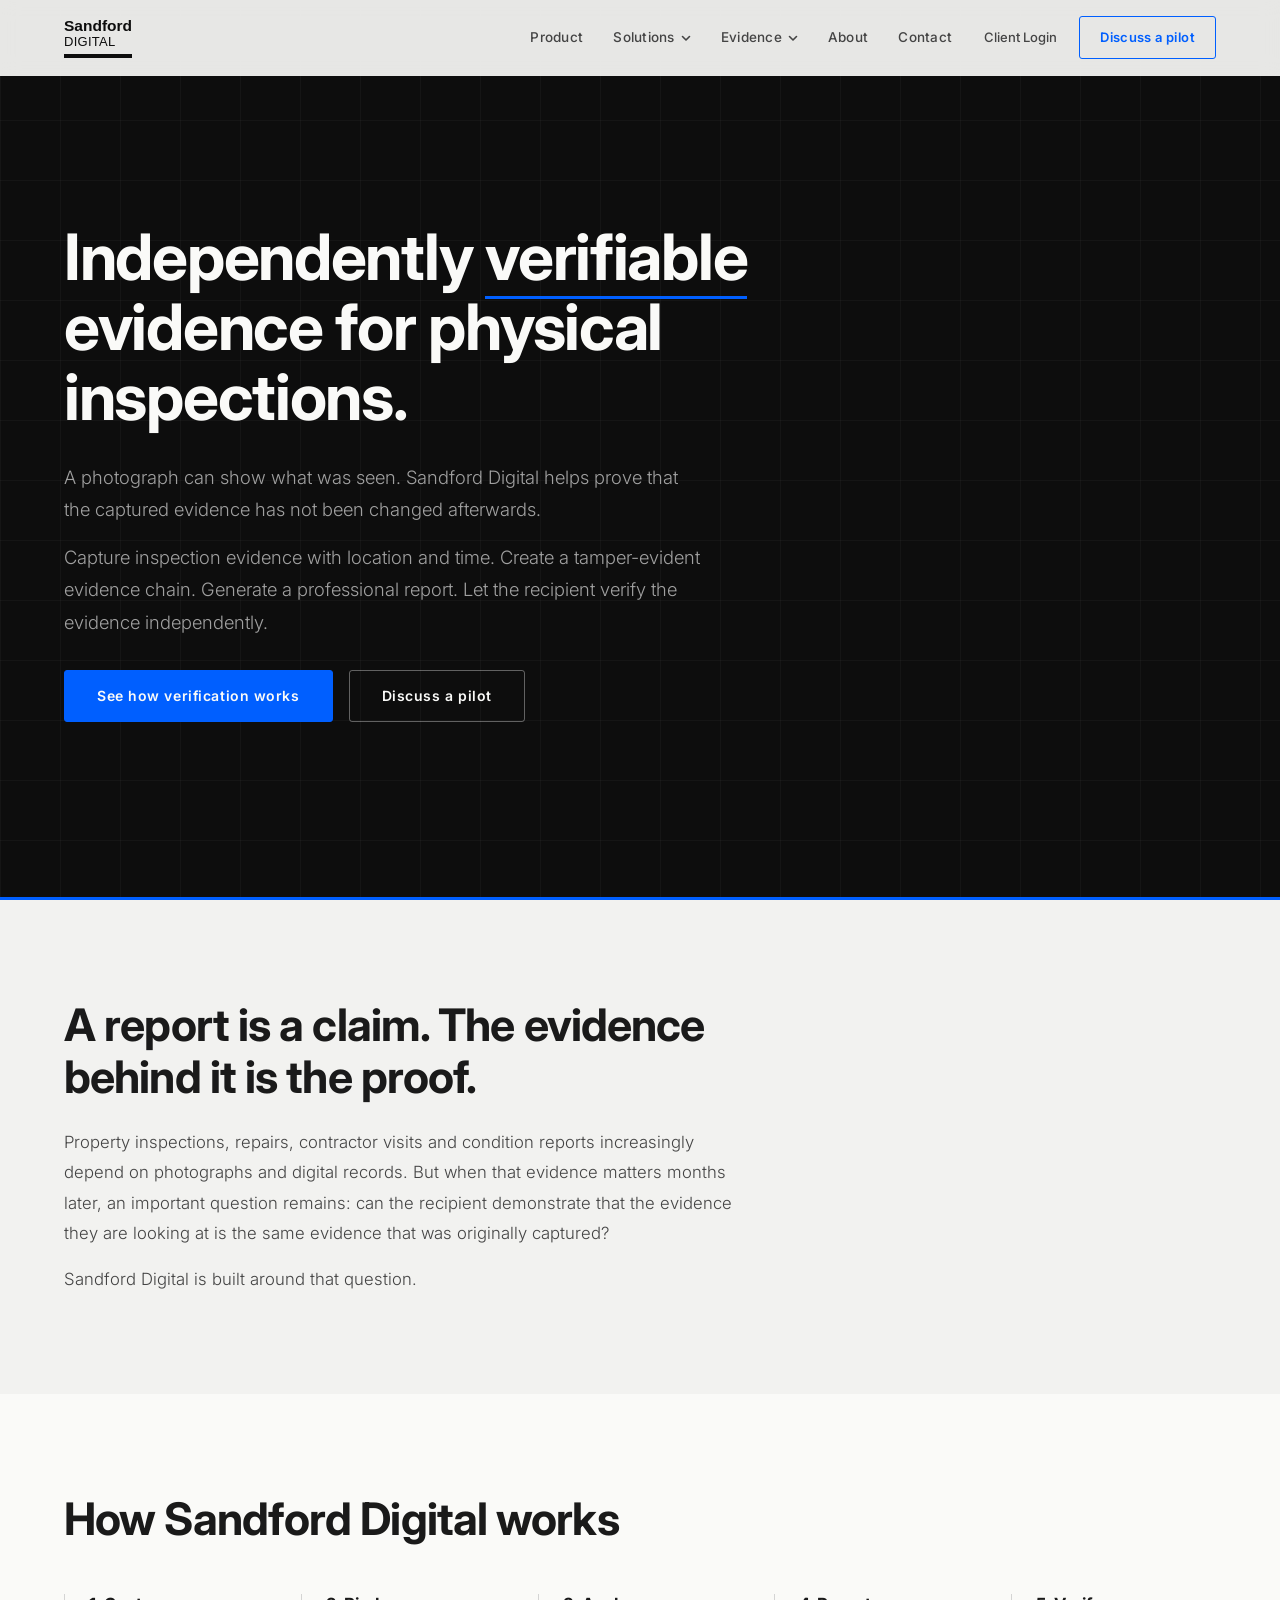
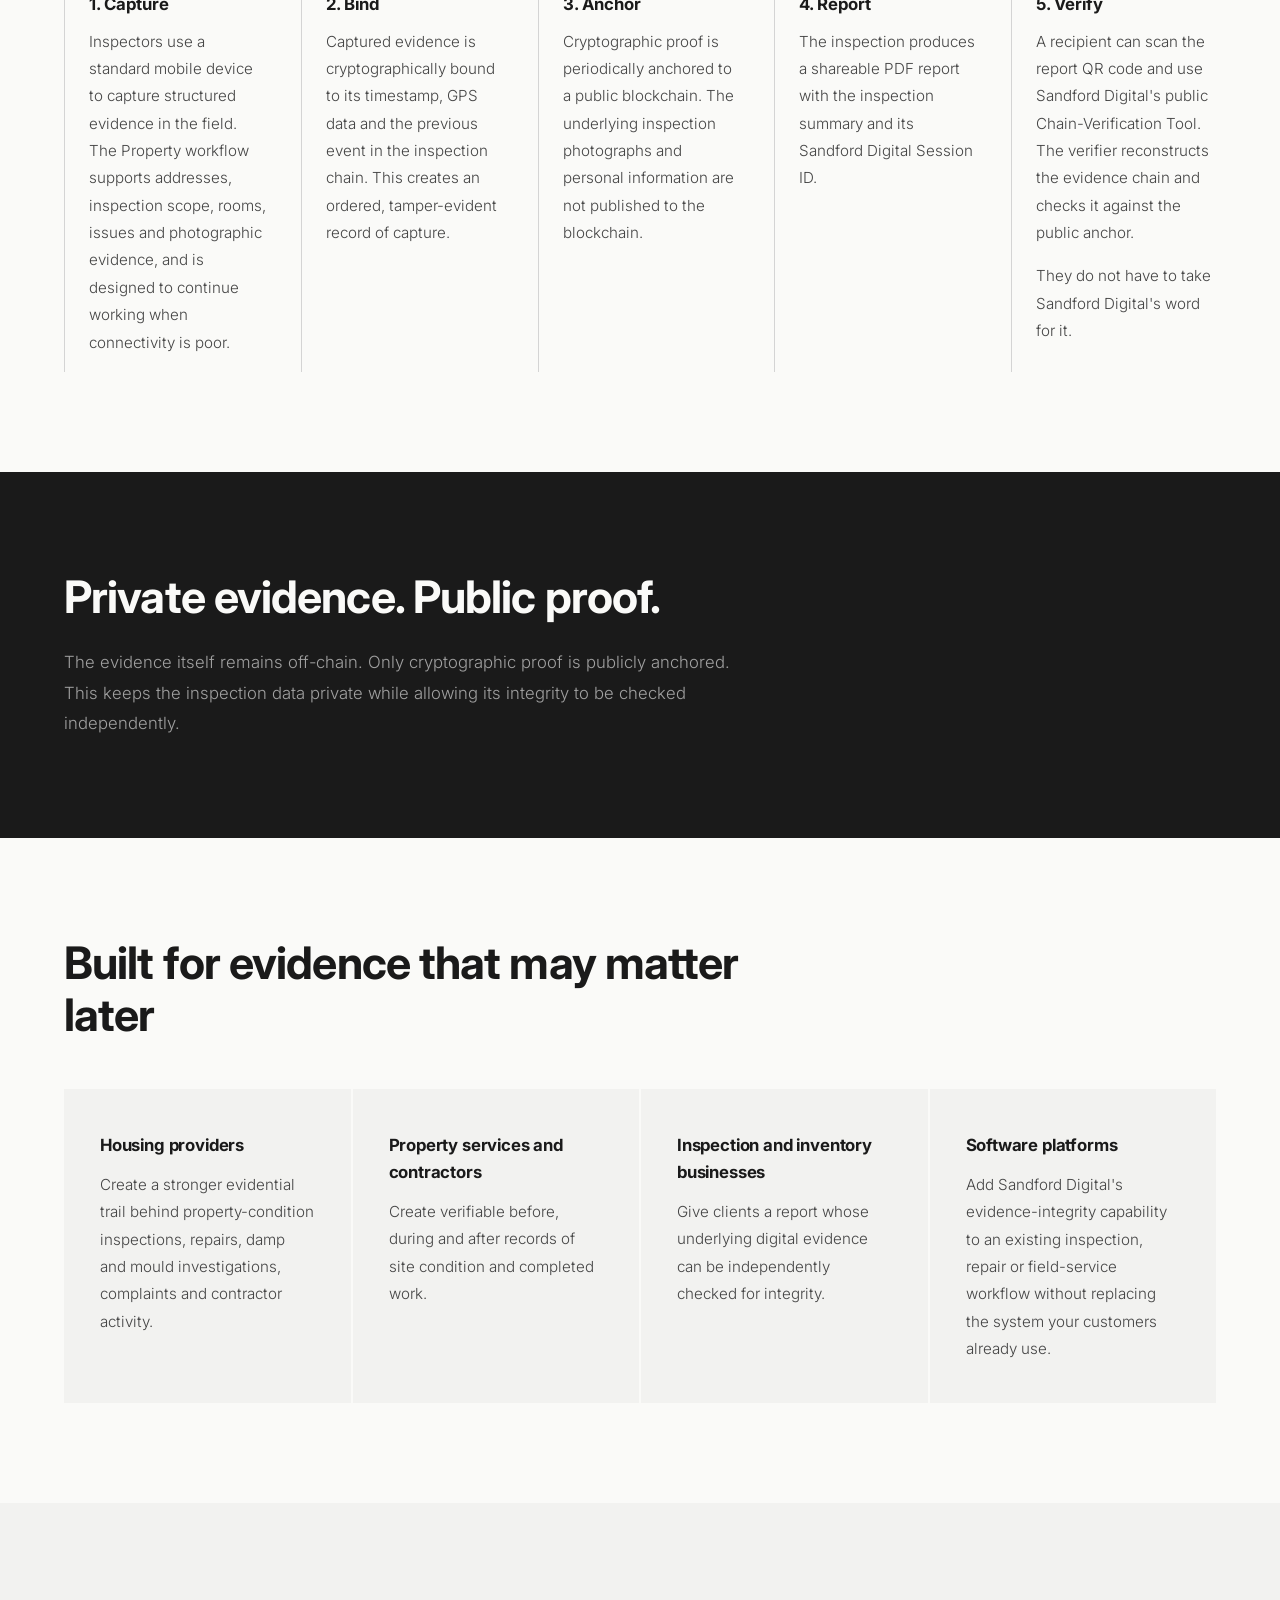
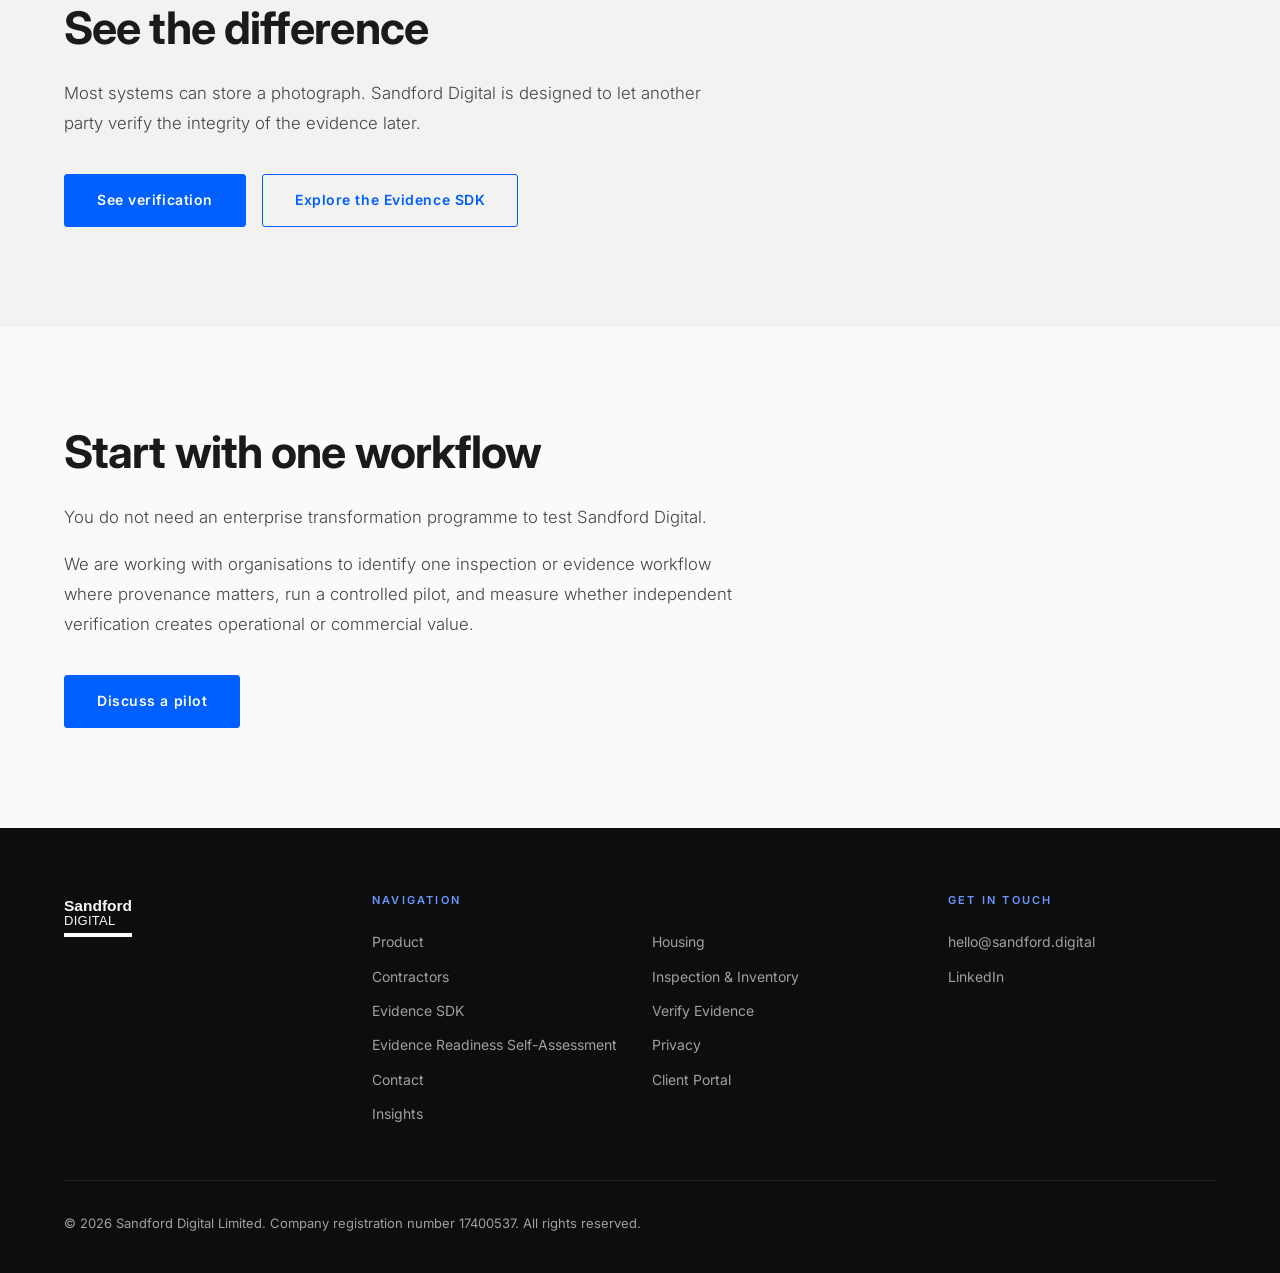
<file: index.html>
<!DOCTYPE html>
<html lang="en">
<head>
  <meta charset="UTF-8" />
  <meta name="viewport" content="width=device-width, initial-scale=1.0" />
  <title>Sandford Digital | Independently Verifiable Inspection Evidence</title>
  <meta name="description" content="Sandford Digital helps organisations capture physical inspection evidence that can later be independently verified as unchanged. Structured capture, GPS, timestamps, tamper-evident chains and public verification." />
  <link rel="icon" type="image/svg+xml" href="/favicon.svg" />
  <link rel="preconnect" href="https://fonts.googleapis.com" />
  <link rel="preconnect" href="https://fonts.gstatic.com" crossorigin />
  <link href="https://fonts.googleapis.com/css2?family=Inter:wght@400;500;600;700&amp;display=swap" rel="stylesheet" />
  <link rel="stylesheet" href="/site.css" />
</head>
<body>
  <a class="skip-link" href="#main">Skip to content</a>
  <header class="nav" id="nav">
    <a href="/" class="logo" aria-label="Sandford Digital – Home">
        <span class="logo__inner">
          <span class="logo__sandford">Sandford</span>
          <span class="logo__digital">Digital</span>
          <span class="logo__bar-wrap" aria-hidden="true"><span class="logo__bar"></span></span>
        </span>
      </a>
    <button type="button" class="nav__hamburger" id="nav-toggle" aria-label="Open menu" aria-expanded="false" aria-controls="nav-panel">
      <span class="nav__hamburger-box" aria-hidden="true"><span></span><span></span><span></span></span>
    </button>
    <div class="nav__panel" id="nav-panel">
      <nav aria-label="Primary">
        <ul class="nav__links">
        <li><a class="nav__link" href="/product">Product</a></li>
        <li class="nav__item--sub"><button type="button" class="nav__parent" aria-expanded="false" aria-controls="sub-solutions">Solutions <svg class="nav__chev" viewBox="0 0 10 10" aria-hidden="true" focusable="false"><path d="M1.5 3.5 5 7l3.5-3.5" fill="none" stroke="currentColor" stroke-width="1.6" stroke-linecap="round" stroke-linejoin="round"/></svg></button><ul class="nav__sub" id="sub-solutions"><li><a href="/housing">Housing</a></li><li><a href="/contractors">Contractors</a></li><li><a href="/inspection-inventory">Inspection &amp; Inventory</a></li></ul></li>
        <li class="nav__item--sub"><button type="button" class="nav__parent" aria-expanded="false" aria-controls="sub-evidence">Evidence <svg class="nav__chev" viewBox="0 0 10 10" aria-hidden="true" focusable="false"><path d="M1.5 3.5 5 7l3.5-3.5" fill="none" stroke="currentColor" stroke-width="1.6" stroke-linecap="round" stroke-linejoin="round"/></svg></button><ul class="nav__sub" id="sub-evidence"><li><a href="/evidence-sdk">Evidence SDK</a></li><li><a href="/verify">Verify Evidence</a></li></ul></li>
        <li><a class="nav__link" href="/about">About</a></li>
        <li><a class="nav__link" href="/contact">Contact</a></li>
        </ul>
      </nav>
      <div class="nav__actions">
        <a class="nav__login" href="https://portal.sandford.digital">Client Login</a>
        <a class="nav__cta" href="/contact#contact-form">Discuss a pilot</a>
      </div>
    </div>
  </header>
  <main id="main">
    <section class="hero">
      <div class="hero__content">
        <h1>Independently <span class="underline-word">verifiable</span> evidence for physical inspections.</h1>
        <p>A photograph can show what was seen. Sandford Digital helps prove that the captured evidence has not been changed afterwards.</p>
        <p>Capture inspection evidence with location and time. Create a tamper-evident evidence chain. Generate a professional report. Let the recipient verify the evidence independently.</p>
        <div class="btn-row"><a class="btn btn--primary" href="/verify">See how verification works</a><a class="btn btn--secondary" href="/contact#contact-form">Discuss a pilot</a></div>
      </div>
    </section>
    <section class="section section--grey">
      <div class="wrap prose">
        <h2>A report is a claim. The evidence behind it is the proof.</h2>
        <p>Property inspections, repairs, contractor visits and condition reports increasingly depend on photographs and digital records. But when that evidence matters months later, an important question remains: can the recipient demonstrate that the evidence they are looking at is the same evidence that was originally captured?</p>
        <p>Sandford Digital is built around that question.</p>
      </div>
    </section>
    <section class="section">
      <div class="wrap prose">
        <h2>How Sandford Digital works</h2>
        <ol class="steps">
          <li><h3>1. Capture</h3><p>Inspectors use a standard mobile device to capture structured evidence in the field. The Property workflow supports addresses, inspection scope, rooms, issues and photographic evidence, and is designed to continue working when connectivity is poor.</p></li>
          <li><h3>2. Bind</h3><p>Captured evidence is cryptographically bound to its timestamp, GPS data and the previous event in the inspection chain. This creates an ordered, tamper-evident record of capture.</p></li>
          <li><h3>3. Anchor</h3><p>Cryptographic proof is periodically anchored to a public blockchain. The underlying inspection photographs and personal information are not published to the blockchain.</p></li>
          <li><h3>4. Report</h3><p>The inspection produces a shareable PDF report with the inspection summary and its Sandford Digital Session ID.</p></li>
          <li><h3>5. Verify</h3><p>A recipient can scan the report QR code and use Sandford Digital's public Chain-Verification Tool. The verifier reconstructs the evidence chain and checks it against the public anchor.</p><p>They do not have to take Sandford Digital's word for it.</p></li>
        </ol>
      </div>
    </section>
    <section class="section section--dark">
      <div class="wrap prose">
        <h2>Private evidence. Public proof.</h2>
        <p>The evidence itself remains off-chain. Only cryptographic proof is publicly anchored. This keeps the inspection data private while allowing its integrity to be checked independently.</p>
      </div>
    </section>
    <section class="section">
      <div class="wrap prose">
        <h2>Built for evidence that may matter later</h2>
        <div class="grid">
          <div class="card"><h3>Housing providers</h3><p>Create a stronger evidential trail behind property-condition inspections, repairs, damp and mould investigations, complaints and contractor activity.</p></div>
          <div class="card"><h3>Property services and contractors</h3><p>Create verifiable before, during and after records of site condition and completed work.</p></div>
          <div class="card"><h3>Inspection and inventory businesses</h3><p>Give clients a report whose underlying digital evidence can be independently checked for integrity.</p></div>
          <div class="card"><h3>Software platforms</h3><p>Add Sandford Digital's evidence-integrity capability to an existing inspection, repair or field-service workflow without replacing the system your customers already use.</p></div>
        </div>
      </div>
    </section>
    <section class="section section--grey">
      <div class="wrap prose">
        <h2>See the difference</h2>
        <p>Most systems can store a photograph. Sandford Digital is designed to let another party verify the integrity of the evidence later.</p>
        <div class="btn-row"><a class="btn btn--primary" href="/verify">See verification</a><a class="btn btn--secondary" href="/evidence-sdk">Explore the Evidence SDK</a></div>
      </div>
    </section>
    <section class="section">
      <div class="wrap prose">
        <h2>Start with one workflow</h2>
        <p>You do not need an enterprise transformation programme to test Sandford Digital.</p>
        <p>We are working with organisations to identify one inspection or evidence workflow where provenance matters, run a controlled pilot, and measure whether independent verification creates operational or commercial value.</p>
        <div class="btn-row"><a class="btn btn--primary" href="/contact#contact-form">Discuss a pilot</a></div>
      </div>
    </section>
  </main>
  <footer class="footer" aria-label="Footer">
    <div class="wrap">
      <div class="footer__top">
        <div><a href="/" class="logo logo--white" aria-label="Sandford Digital – Home">
        <span class="logo__inner">
          <span class="logo__sandford">Sandford</span>
          <span class="logo__digital">Digital</span>
          <span class="logo__bar-wrap" aria-hidden="true"><span class="logo__bar"></span></span>
        </span>
      </a></div>
        <nav aria-label="Footer">
          <p class="footer__title">Navigation</p>
          <ul class="footer__links">
            <li><a href="/product">Product</a></li>
            <li><a href="/housing">Housing</a></li>
            <li><a href="/contractors">Contractors</a></li>
            <li><a href="/inspection-inventory">Inspection &amp; Inventory</a></li>
            <li><a href="/evidence-sdk">Evidence SDK</a></li>
            <li><a href="/verify">Verify Evidence</a></li>
            <li><a href="/self-assessment">Evidence Readiness Self-Assessment</a></li>
            <li><a href="/privacy-policy">Privacy</a></li>
            <li><a href="/contact">Contact</a></li>
            <li><a href="https://portal.sandford.digital">Client Portal</a></li>
            <li><a href="https://insights.sandford.digital">Insights</a></li>
          </ul>
        </nav>
        <address>
          <p class="footer__title">Get in touch</p>
          <a href="mailto:hello@sandford.digital">hello@sandford.digital</a>
          <a href="https://www.linkedin.com/in/mazhayes" rel="noopener noreferrer">LinkedIn</a>
        </address>
      </div>
      <div class="footer__bottom">
        <p>© 2026 Sandford Digital Limited. Company registration number 17400537. All rights reserved.</p>
      </div>
    </div>
  </footer>
  <script src="/site.js"></script>
</body>
</html>
</file>
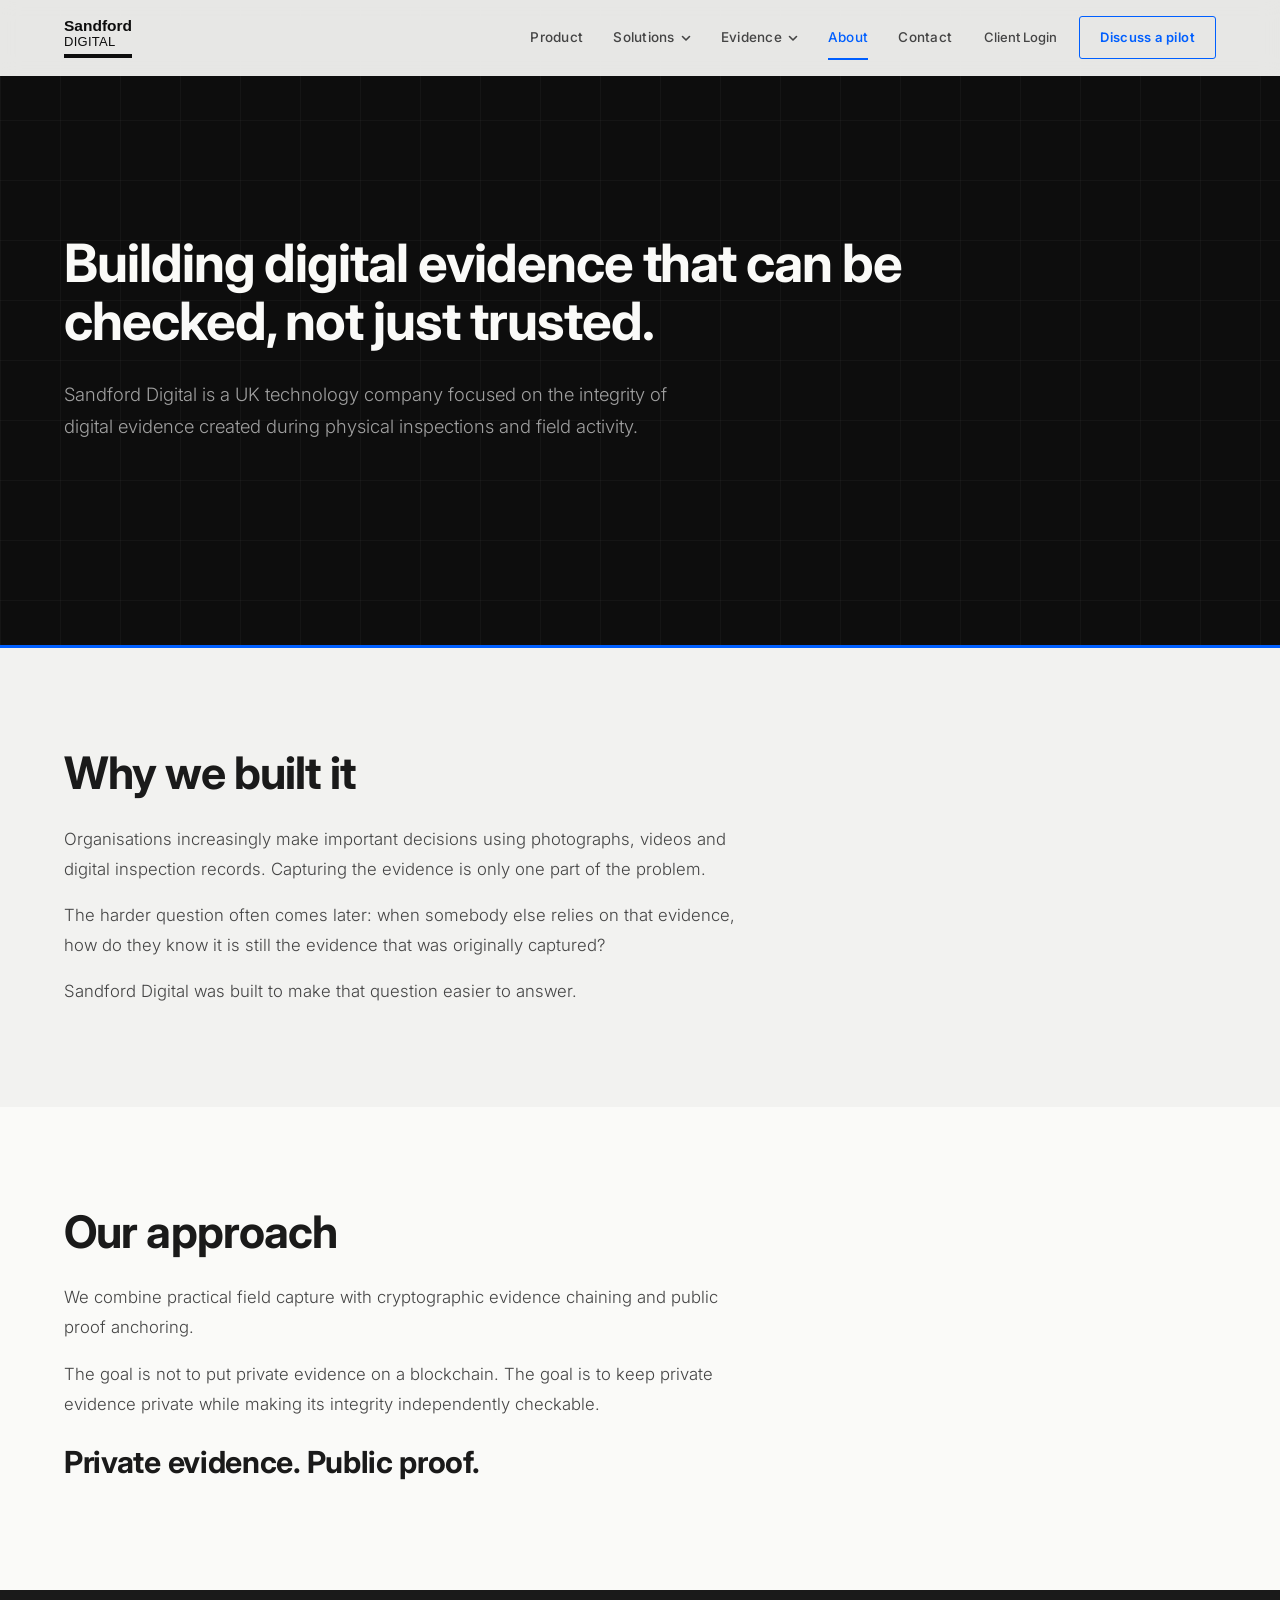
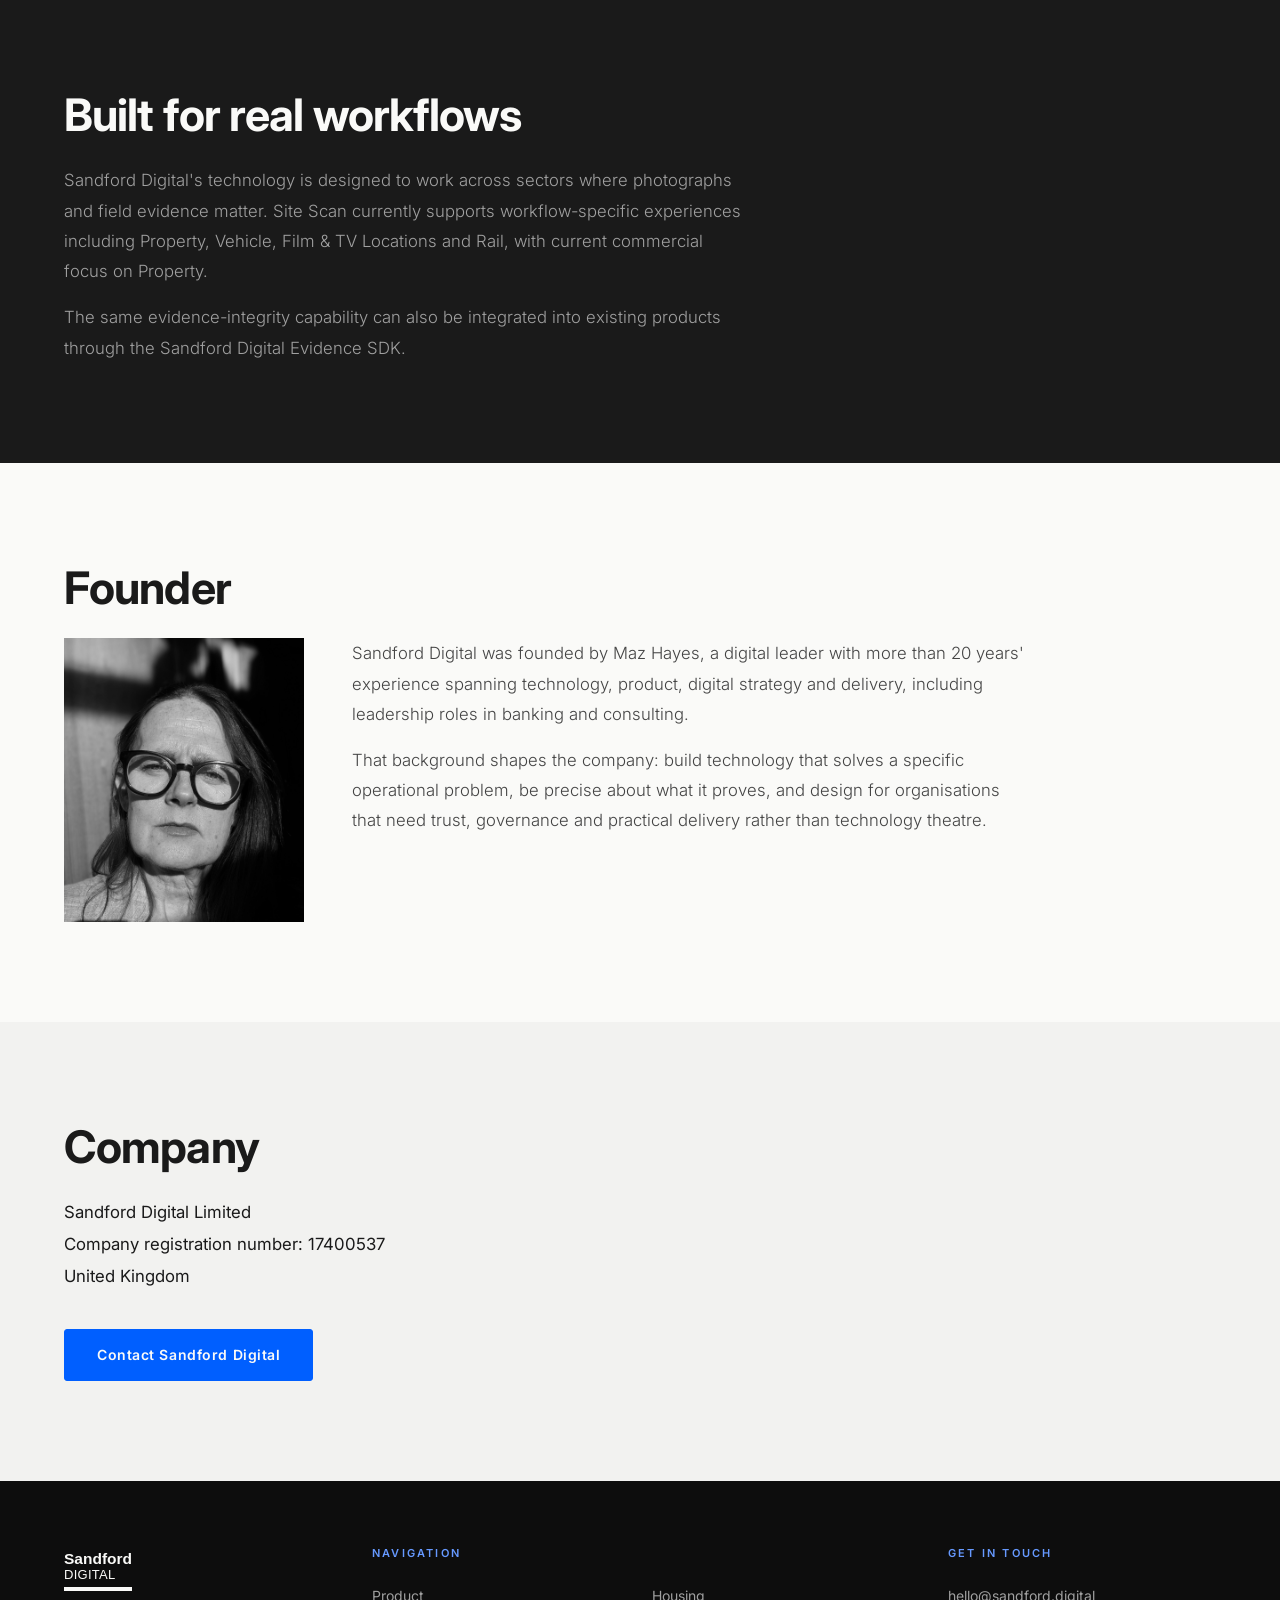
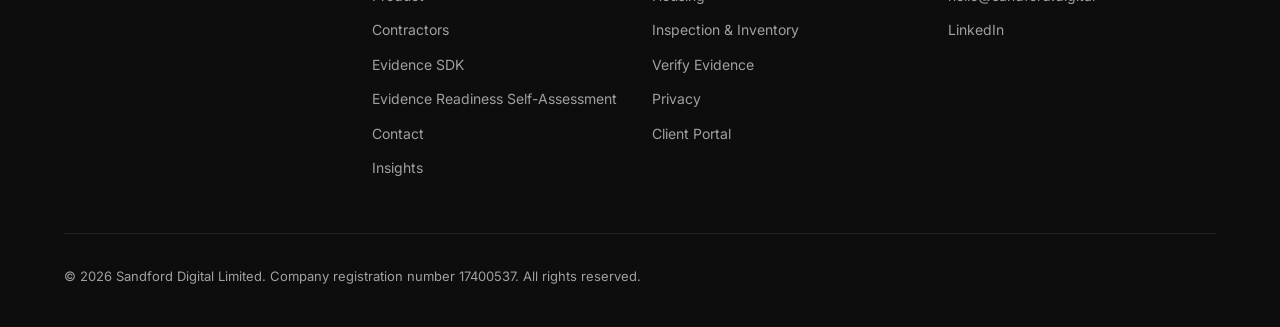
<file: about.html>
<!DOCTYPE html>
<html lang="en">
<head>
  <meta charset="UTF-8" />
  <meta name="viewport" content="width=device-width, initial-scale=1.0" />
  <title>About Sandford Digital | Trustworthy Digital Evidence</title>
  <meta name="description" content="Sandford Digital builds technology that helps organisations create independently verifiable evidence from real-world inspections and field activity." />
  <link rel="icon" type="image/svg+xml" href="/favicon.svg" />
  <link rel="preconnect" href="https://fonts.googleapis.com" />
  <link rel="preconnect" href="https://fonts.gstatic.com" crossorigin />
  <link href="https://fonts.googleapis.com/css2?family=Inter:wght@400;500;600;700&amp;display=swap" rel="stylesheet" />
  <link rel="stylesheet" href="/site.css" />
</head>
<body>
  <a class="skip-link" href="#main">Skip to content</a>
  <header class="nav" id="nav">
    <a href="/" class="logo" aria-label="Sandford Digital – Home">
        <span class="logo__inner">
          <span class="logo__sandford">Sandford</span>
          <span class="logo__digital">Digital</span>
          <span class="logo__bar-wrap" aria-hidden="true"><span class="logo__bar"></span></span>
        </span>
      </a>
    <button type="button" class="nav__hamburger" id="nav-toggle" aria-label="Open menu" aria-expanded="false" aria-controls="nav-panel">
      <span class="nav__hamburger-box" aria-hidden="true"><span></span><span></span><span></span></span>
    </button>
    <div class="nav__panel" id="nav-panel">
      <nav aria-label="Primary">
        <ul class="nav__links">
        <li><a class="nav__link" href="/product">Product</a></li>
        <li class="nav__item--sub"><button type="button" class="nav__parent" aria-expanded="false" aria-controls="sub-solutions">Solutions <svg class="nav__chev" viewBox="0 0 10 10" aria-hidden="true" focusable="false"><path d="M1.5 3.5 5 7l3.5-3.5" fill="none" stroke="currentColor" stroke-width="1.6" stroke-linecap="round" stroke-linejoin="round"/></svg></button><ul class="nav__sub" id="sub-solutions"><li><a href="/housing">Housing</a></li><li><a href="/contractors">Contractors</a></li><li><a href="/inspection-inventory">Inspection &amp; Inventory</a></li></ul></li>
        <li class="nav__item--sub"><button type="button" class="nav__parent" aria-expanded="false" aria-controls="sub-evidence">Evidence <svg class="nav__chev" viewBox="0 0 10 10" aria-hidden="true" focusable="false"><path d="M1.5 3.5 5 7l3.5-3.5" fill="none" stroke="currentColor" stroke-width="1.6" stroke-linecap="round" stroke-linejoin="round"/></svg></button><ul class="nav__sub" id="sub-evidence"><li><a href="/evidence-sdk">Evidence SDK</a></li><li><a href="/verify">Verify Evidence</a></li></ul></li>
        <li><a class="nav__link" href="/about" aria-current="page">About</a></li>
        <li><a class="nav__link" href="/contact">Contact</a></li>
        </ul>
      </nav>
      <div class="nav__actions">
        <a class="nav__login" href="https://portal.sandford.digital">Client Login</a>
        <a class="nav__cta" href="/contact#contact-form">Discuss a pilot</a>
      </div>
    </div>
  </header>
  <main id="main">
    <section class="hero hero--short">
      <div class="hero__content">
        <h1>Building digital evidence that can be checked, not just trusted.</h1>
        <p>Sandford Digital is a UK technology company focused on the integrity of digital evidence created during physical inspections and field activity.</p>

      </div>
    </section>
    <section class="section section--grey">
      <div class="wrap prose">
        <h2>Why we built it</h2>
        <p>Organisations increasingly make important decisions using photographs, videos and digital inspection records. Capturing the evidence is only one part of the problem.</p>
        <p>The harder question often comes later: when somebody else relies on that evidence, how do they know it is still the evidence that was originally captured?</p>
        <p>Sandford Digital was built to make that question easier to answer.</p>
      </div>
    </section>
    <section class="section">
      <div class="wrap prose">
        <h2>Our approach</h2>
        <p>We combine practical field capture with cryptographic evidence chaining and public proof anchoring.</p>
        <p>The goal is not to put private evidence on a blockchain. The goal is to keep private evidence private while making its integrity independently checkable.</p>
        <p class="strap">Private evidence. Public proof.</p>
      </div>
    </section>
    <section class="section section--dark">
      <div class="wrap prose">
        <h2>Built for real workflows</h2>
        <p>Sandford Digital's technology is designed to work across sectors where photographs and field evidence matter. Site Scan currently supports workflow-specific experiences including Property, Vehicle, Film &amp; TV Locations and Rail, with current commercial focus on Property.</p>
        <p>The same evidence-integrity capability can also be integrated into existing products through the Sandford Digital Evidence SDK.</p>
      </div>
    </section>
    <section class="section">
      <div class="wrap">
        <h2>Founder</h2>
        <div class="founder">
          <img src="/images/maz-hayes.webp" alt="Maz Hayes" width="220" height="220" loading="lazy" />
          <div class="prose">
        <p>Sandford Digital was founded by Maz Hayes, a digital leader with more than 20 years' experience spanning technology, product, digital strategy and delivery, including leadership roles in banking and consulting.</p>
        <p>That background shapes the company: build technology that solves a specific operational problem, be precise about what it proves, and design for organisations that need trust, governance and practical delivery rather than technology theatre.</p>
          </div>
        </div>
      </div>
    </section>
    <section class="section section--grey">
      <div class="wrap prose">
        <h2>Company</h2>
        <address class="company">Sandford Digital Limited<br />Company registration number: 17400537<br />United Kingdom</address>
        <div class="btn-row"><a class="btn btn--primary" href="/contact#contact-form">Contact Sandford Digital</a></div>
      </div>
    </section>
  </main>
  <footer class="footer" aria-label="Footer">
    <div class="wrap">
      <div class="footer__top">
        <div><a href="/" class="logo logo--white" aria-label="Sandford Digital – Home">
        <span class="logo__inner">
          <span class="logo__sandford">Sandford</span>
          <span class="logo__digital">Digital</span>
          <span class="logo__bar-wrap" aria-hidden="true"><span class="logo__bar"></span></span>
        </span>
      </a></div>
        <nav aria-label="Footer">
          <p class="footer__title">Navigation</p>
          <ul class="footer__links">
            <li><a href="/product">Product</a></li>
            <li><a href="/housing">Housing</a></li>
            <li><a href="/contractors">Contractors</a></li>
            <li><a href="/inspection-inventory">Inspection &amp; Inventory</a></li>
            <li><a href="/evidence-sdk">Evidence SDK</a></li>
            <li><a href="/verify">Verify Evidence</a></li>
            <li><a href="/self-assessment">Evidence Readiness Self-Assessment</a></li>
            <li><a href="/privacy-policy">Privacy</a></li>
            <li><a href="/contact">Contact</a></li>
            <li><a href="https://portal.sandford.digital">Client Portal</a></li>
            <li><a href="https://insights.sandford.digital">Insights</a></li>
          </ul>
        </nav>
        <address>
          <p class="footer__title">Get in touch</p>
          <a href="mailto:hello@sandford.digital">hello@sandford.digital</a>
          <a href="https://www.linkedin.com/in/mazhayes" rel="noopener noreferrer">LinkedIn</a>
        </address>
      </div>
      <div class="footer__bottom">
        <p>© 2026 Sandford Digital Limited. Company registration number 17400537. All rights reserved.</p>
      </div>
    </div>
  </footer>
  <script src="/site.js"></script>
</body>
</html>
</file>
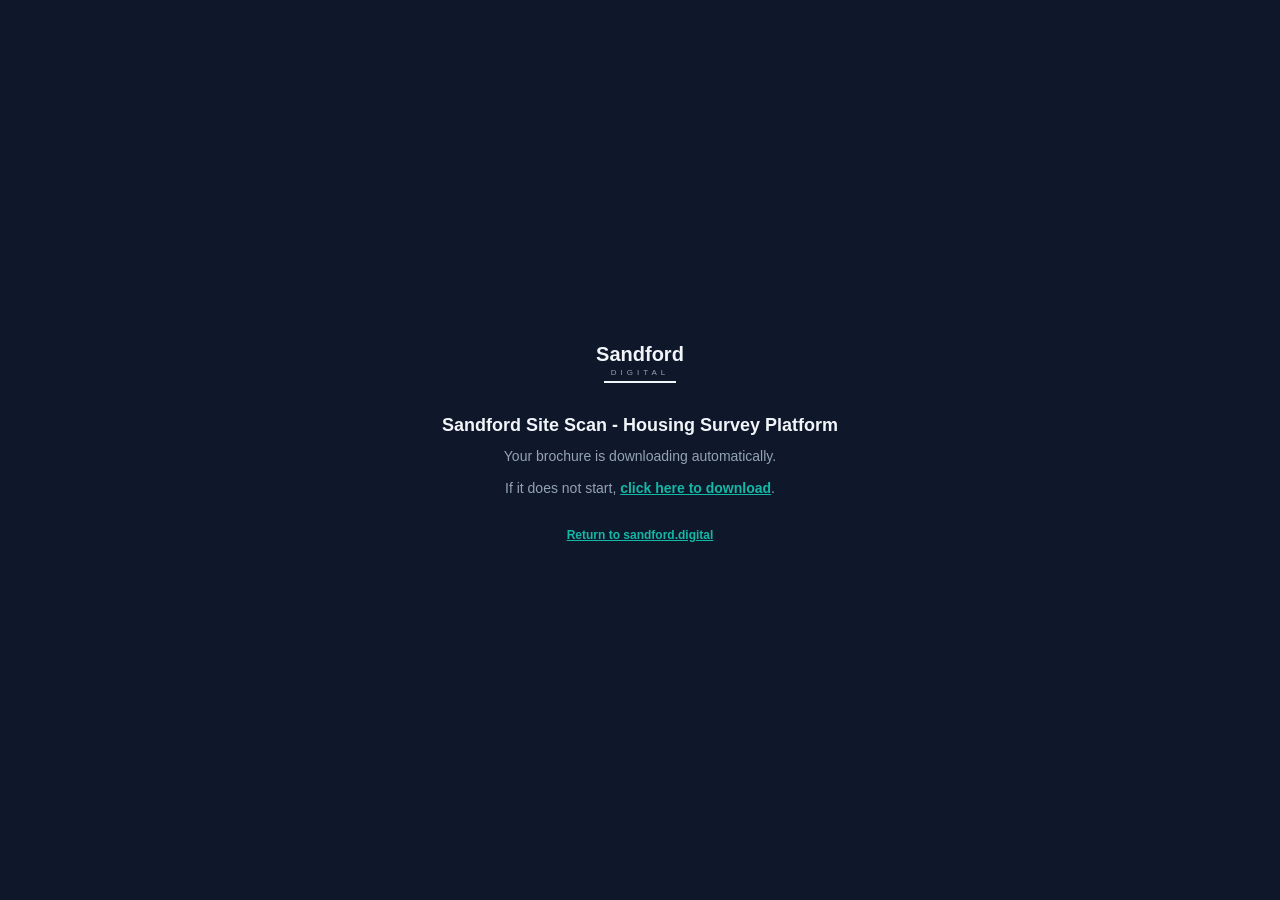
<file: brochure.html>
<!DOCTYPE html>
<html lang="en">
<head>
<meta charset="UTF-8">
<meta name="viewport" content="width=device-width, initial-scale=1.0">
<title>Sandford Site Scan Brochure</title>
<link rel="icon" type="image/svg+xml" href="/favicon.svg" />
<meta http-equiv="refresh" content="2;url=/sandford-site-scan-brochure.pdf">
<style>
* { margin:0; padding:0; box-sizing:border-box; }
body { font-family: Arial, sans-serif; background: #0f172a; color: #f1f5f9; display: flex; align-items: center; justify-content: center; min-height: 100vh; text-align: center; }
.wrap { padding: 40px; }
.logo-s { font-size: 20px; font-weight: 700; }
.logo-d { font-size: 8px; letter-spacing: 4px; color: #94a3b8; margin-top: 2px; }
.logo-bar { height: 2px; background: #f1f5f9; width: 72px; margin: 4px auto 32px; }
h1 { font-size: 18px; font-weight: 700; margin-bottom: 12px; }
p { color: #94a3b8; font-size: 14px; margin-bottom: 16px; }
a { color: #14b8a6; font-weight: 600; }
</style>
</head>
<body>
<div class="wrap">
  <div class="logo-s">Sandford</div>
  <div class="logo-d">DIGITAL</div>
  <div class="logo-bar"></div>
  <h1>Sandford Site Scan - Housing Survey Platform</h1>
  <p>Your brochure is downloading automatically.</p>
  <p>If it does not start, <a href="/sandford-site-scan-brochure.pdf">click here to download</a>.</p>
  <p style="margin-top:32px;font-size:12px;"><a href="/">Return to sandford.digital</a></p>
</div>
</body>
</html>
</file>
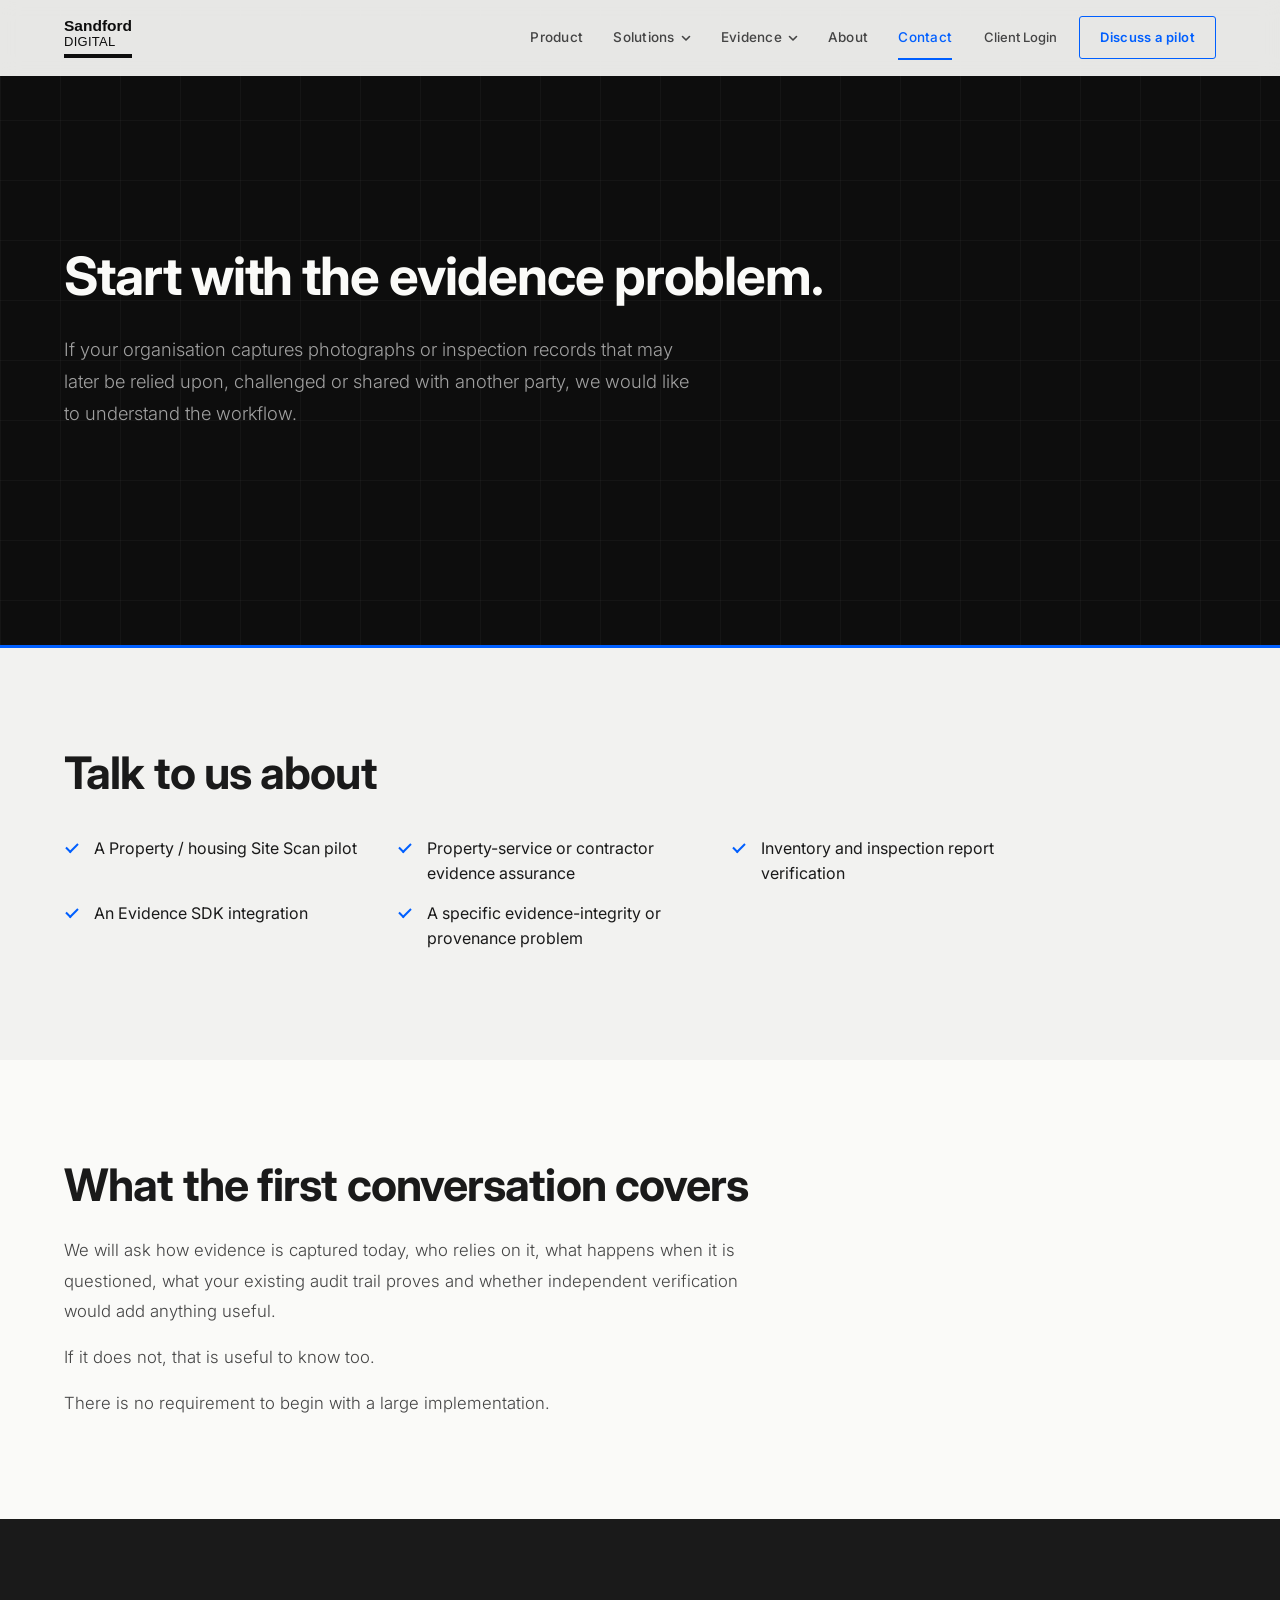
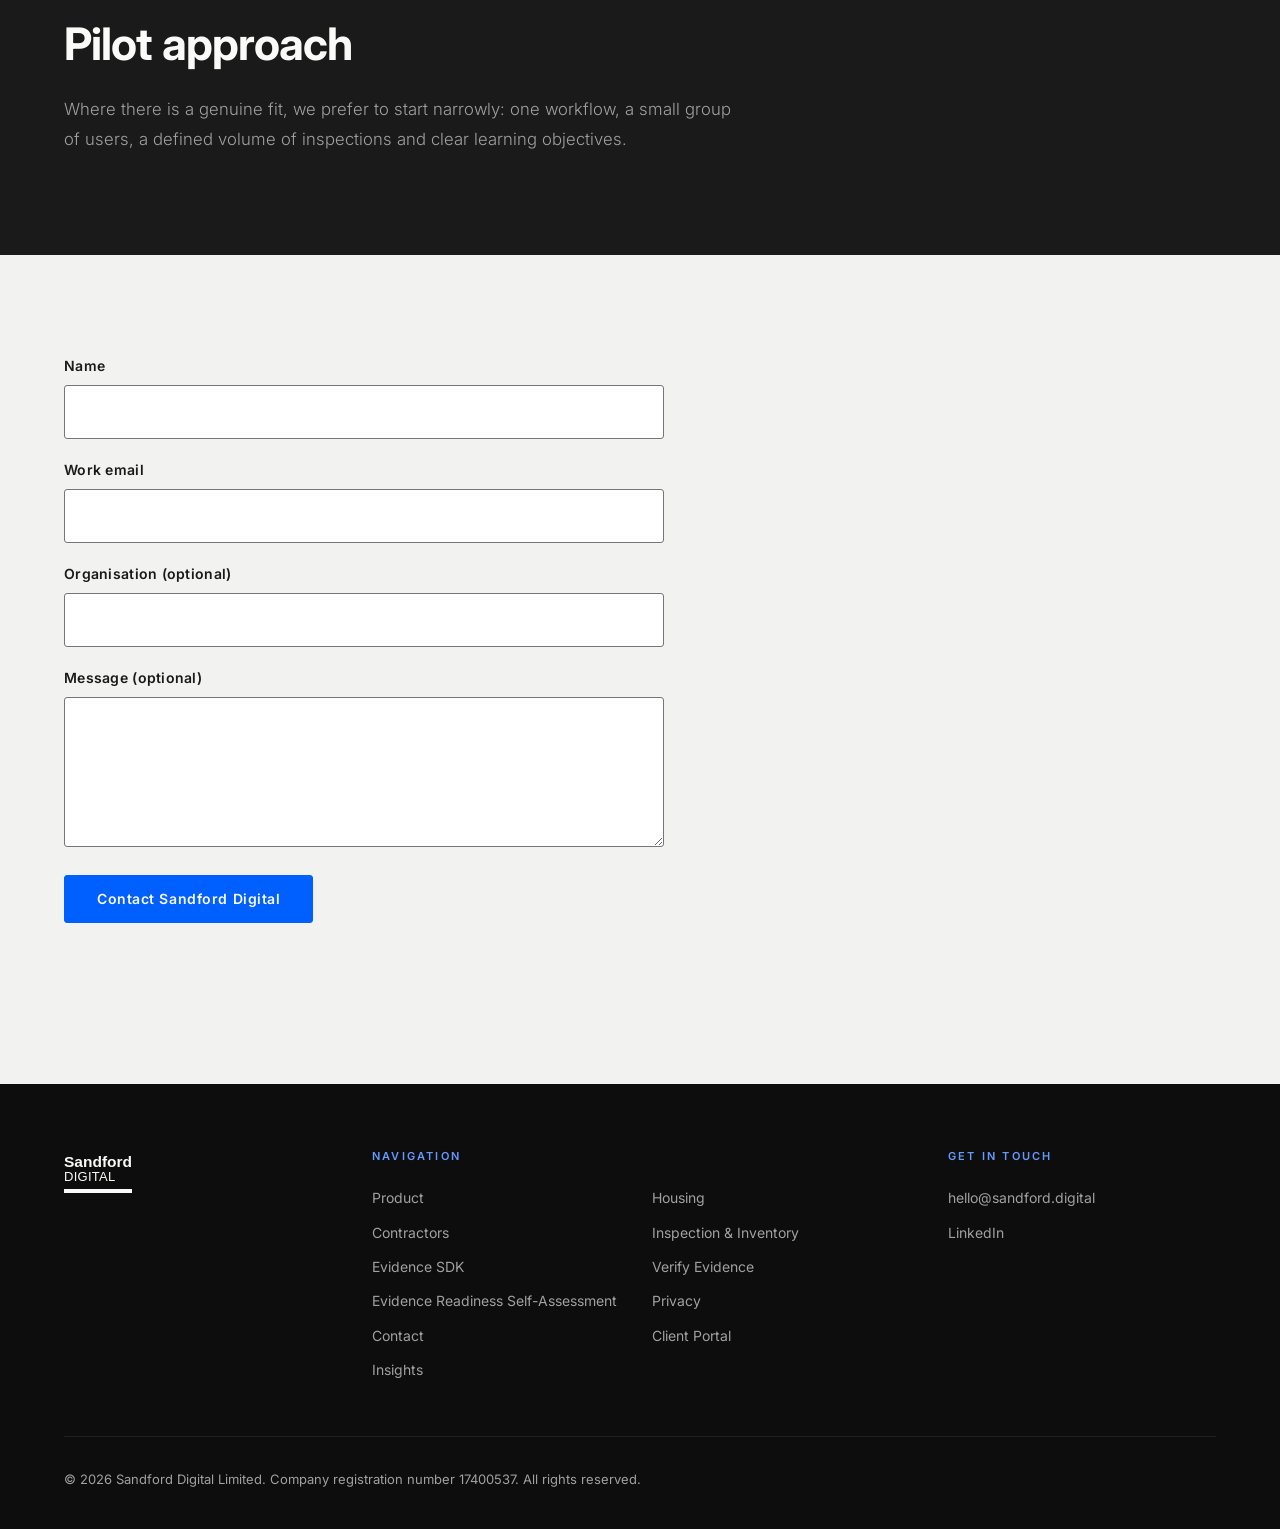
<file: contact.html>
<!DOCTYPE html>
<html lang="en">
<head>
  <meta charset="UTF-8" />
  <meta name="viewport" content="width=device-width, initial-scale=1.0" />
  <title>Contact Sandford Digital | Inspection Evidence Pilot</title>
  <meta name="description" content="Talk to Sandford Digital about a Site Scan pilot, an Evidence SDK integration, or a specific inspection evidence problem." />
  <link rel="icon" type="image/svg+xml" href="/favicon.svg" />
  <link rel="preconnect" href="https://fonts.googleapis.com" />
  <link rel="preconnect" href="https://fonts.gstatic.com" crossorigin />
  <link href="https://fonts.googleapis.com/css2?family=Inter:wght@400;500;600;700&amp;display=swap" rel="stylesheet" />
  <link rel="stylesheet" href="/site.css" />
</head>
<body>
  <a class="skip-link" href="#main">Skip to content</a>
  <header class="nav" id="nav">
    <a href="/" class="logo" aria-label="Sandford Digital – Home">
        <span class="logo__inner">
          <span class="logo__sandford">Sandford</span>
          <span class="logo__digital">Digital</span>
          <span class="logo__bar-wrap" aria-hidden="true"><span class="logo__bar"></span></span>
        </span>
      </a>
    <button type="button" class="nav__hamburger" id="nav-toggle" aria-label="Open menu" aria-expanded="false" aria-controls="nav-panel">
      <span class="nav__hamburger-box" aria-hidden="true"><span></span><span></span><span></span></span>
    </button>
    <div class="nav__panel" id="nav-panel">
      <nav aria-label="Primary">
        <ul class="nav__links">
        <li><a class="nav__link" href="/product">Product</a></li>
        <li class="nav__item--sub"><button type="button" class="nav__parent" aria-expanded="false" aria-controls="sub-solutions">Solutions <svg class="nav__chev" viewBox="0 0 10 10" aria-hidden="true" focusable="false"><path d="M1.5 3.5 5 7l3.5-3.5" fill="none" stroke="currentColor" stroke-width="1.6" stroke-linecap="round" stroke-linejoin="round"/></svg></button><ul class="nav__sub" id="sub-solutions"><li><a href="/housing">Housing</a></li><li><a href="/contractors">Contractors</a></li><li><a href="/inspection-inventory">Inspection &amp; Inventory</a></li></ul></li>
        <li class="nav__item--sub"><button type="button" class="nav__parent" aria-expanded="false" aria-controls="sub-evidence">Evidence <svg class="nav__chev" viewBox="0 0 10 10" aria-hidden="true" focusable="false"><path d="M1.5 3.5 5 7l3.5-3.5" fill="none" stroke="currentColor" stroke-width="1.6" stroke-linecap="round" stroke-linejoin="round"/></svg></button><ul class="nav__sub" id="sub-evidence"><li><a href="/evidence-sdk">Evidence SDK</a></li><li><a href="/verify">Verify Evidence</a></li></ul></li>
        <li><a class="nav__link" href="/about">About</a></li>
        <li><a class="nav__link" href="/contact" aria-current="page">Contact</a></li>
        </ul>
      </nav>
      <div class="nav__actions">
        <a class="nav__login" href="https://portal.sandford.digital">Client Login</a>
        <a class="nav__cta" href="/contact#contact-form">Discuss a pilot</a>
      </div>
    </div>
  </header>
  <main id="main">
    <section class="hero hero--short">
      <div class="hero__content">
        <h1>Start with the evidence problem.</h1>
        <p>If your organisation captures photographs or inspection records that may later be relied upon, challenged or shared with another party, we would like to understand the workflow.</p>

      </div>
    </section>
    <section class="section section--grey">
      <div class="wrap prose">
        <h2>Talk to us about</h2>
        <ul class="ticks">
          <li>A Property / housing Site Scan pilot</li>
          <li>Property-service or contractor evidence assurance</li>
          <li>Inventory and inspection report verification</li>
          <li>An Evidence SDK integration</li>
          <li>A specific evidence-integrity or provenance problem</li>
        </ul>
      </div>
    </section>
    <section class="section">
      <div class="wrap prose">
        <h2>What the first conversation covers</h2>
        <p>We will ask how evidence is captured today, who relies on it, what happens when it is questioned, what your existing audit trail proves and whether independent verification would add anything useful.</p>
        <p>If it does not, that is useful to know too.</p>
        <p>There is no requirement to begin with a large implementation.</p>
      </div>
    </section>
    <section class="section section--dark">
      <div class="wrap prose">
        <h2>Pilot approach</h2>
        <p>Where there is a genuine fit, we prefer to start narrowly: one workflow, a small group of users, a defined volume of inspections and clear learning objectives.</p>
      </div>
    </section>
    <section class="section section--grey" id="contact-form-section">
      <div class="wrap">
        <!-- Same endpoint/payload as the previous homepage "Request a Demo" modal
             (submitDemoRequest: name, email, organisation, message). -->
        <form class="form" id="contact-form" novalidate aria-label="Contact Sandford Digital">
          <div class="field">
            <label for="contact-name">Name</label>
            <input type="text" id="contact-name" name="name" required maxlength="200" autocomplete="name" />
          </div>
          <div class="field">
            <label for="contact-email">Work email</label>
            <input type="email" id="contact-email" name="email" required autocomplete="email" />
          </div>
          <div class="field">
            <label for="contact-organisation">Organisation (optional)</label>
            <input type="text" id="contact-organisation" name="organisation" maxlength="200" autocomplete="organization" />
          </div>
          <div class="field">
            <label for="contact-message">Message (optional)</label>
            <textarea id="contact-message" name="message" maxlength="2000"></textarea>
          </div>
          <div><button type="submit" class="btn btn--primary" id="contact-submit">Contact Sandford Digital</button></div>
          <p class="form__status" id="contact-status" role="status" aria-live="polite"></p>
        </form>
      </div>
    </section>
  </main>
  <footer class="footer" aria-label="Footer">
    <div class="wrap">
      <div class="footer__top">
        <div><a href="/" class="logo logo--white" aria-label="Sandford Digital – Home">
        <span class="logo__inner">
          <span class="logo__sandford">Sandford</span>
          <span class="logo__digital">Digital</span>
          <span class="logo__bar-wrap" aria-hidden="true"><span class="logo__bar"></span></span>
        </span>
      </a></div>
        <nav aria-label="Footer">
          <p class="footer__title">Navigation</p>
          <ul class="footer__links">
            <li><a href="/product">Product</a></li>
            <li><a href="/housing">Housing</a></li>
            <li><a href="/contractors">Contractors</a></li>
            <li><a href="/inspection-inventory">Inspection &amp; Inventory</a></li>
            <li><a href="/evidence-sdk">Evidence SDK</a></li>
            <li><a href="/verify">Verify Evidence</a></li>
            <li><a href="/self-assessment">Evidence Readiness Self-Assessment</a></li>
            <li><a href="/privacy-policy">Privacy</a></li>
            <li><a href="/contact">Contact</a></li>
            <li><a href="https://portal.sandford.digital">Client Portal</a></li>
            <li><a href="https://insights.sandford.digital">Insights</a></li>
          </ul>
        </nav>
        <address>
          <p class="footer__title">Get in touch</p>
          <a href="mailto:hello@sandford.digital">hello@sandford.digital</a>
          <a href="https://www.linkedin.com/in/mazhayes" rel="noopener noreferrer">LinkedIn</a>
        </address>
      </div>
      <div class="footer__bottom">
        <p>© 2026 Sandford Digital Limited. Company registration number 17400537. All rights reserved.</p>
      </div>
    </div>
  </footer>
  <script src="/site.js"></script>
</body>
</html>
</file>
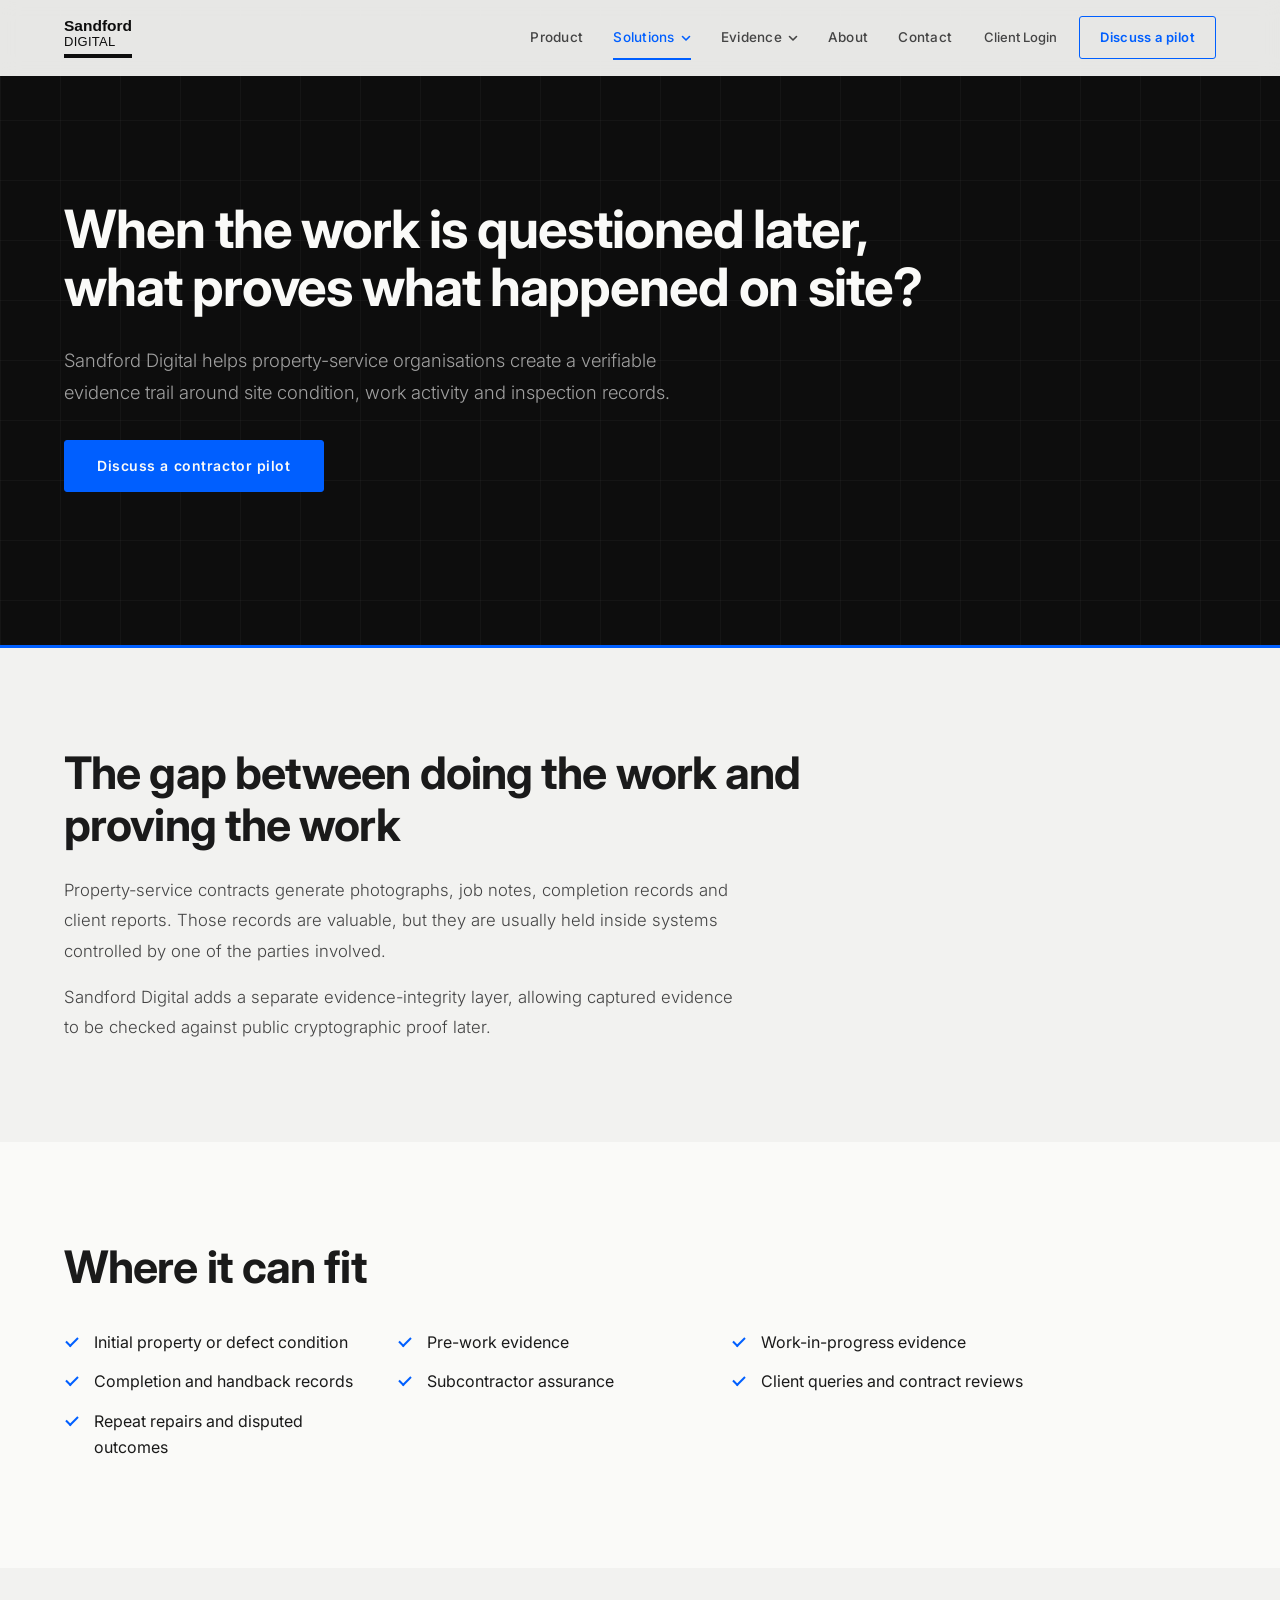
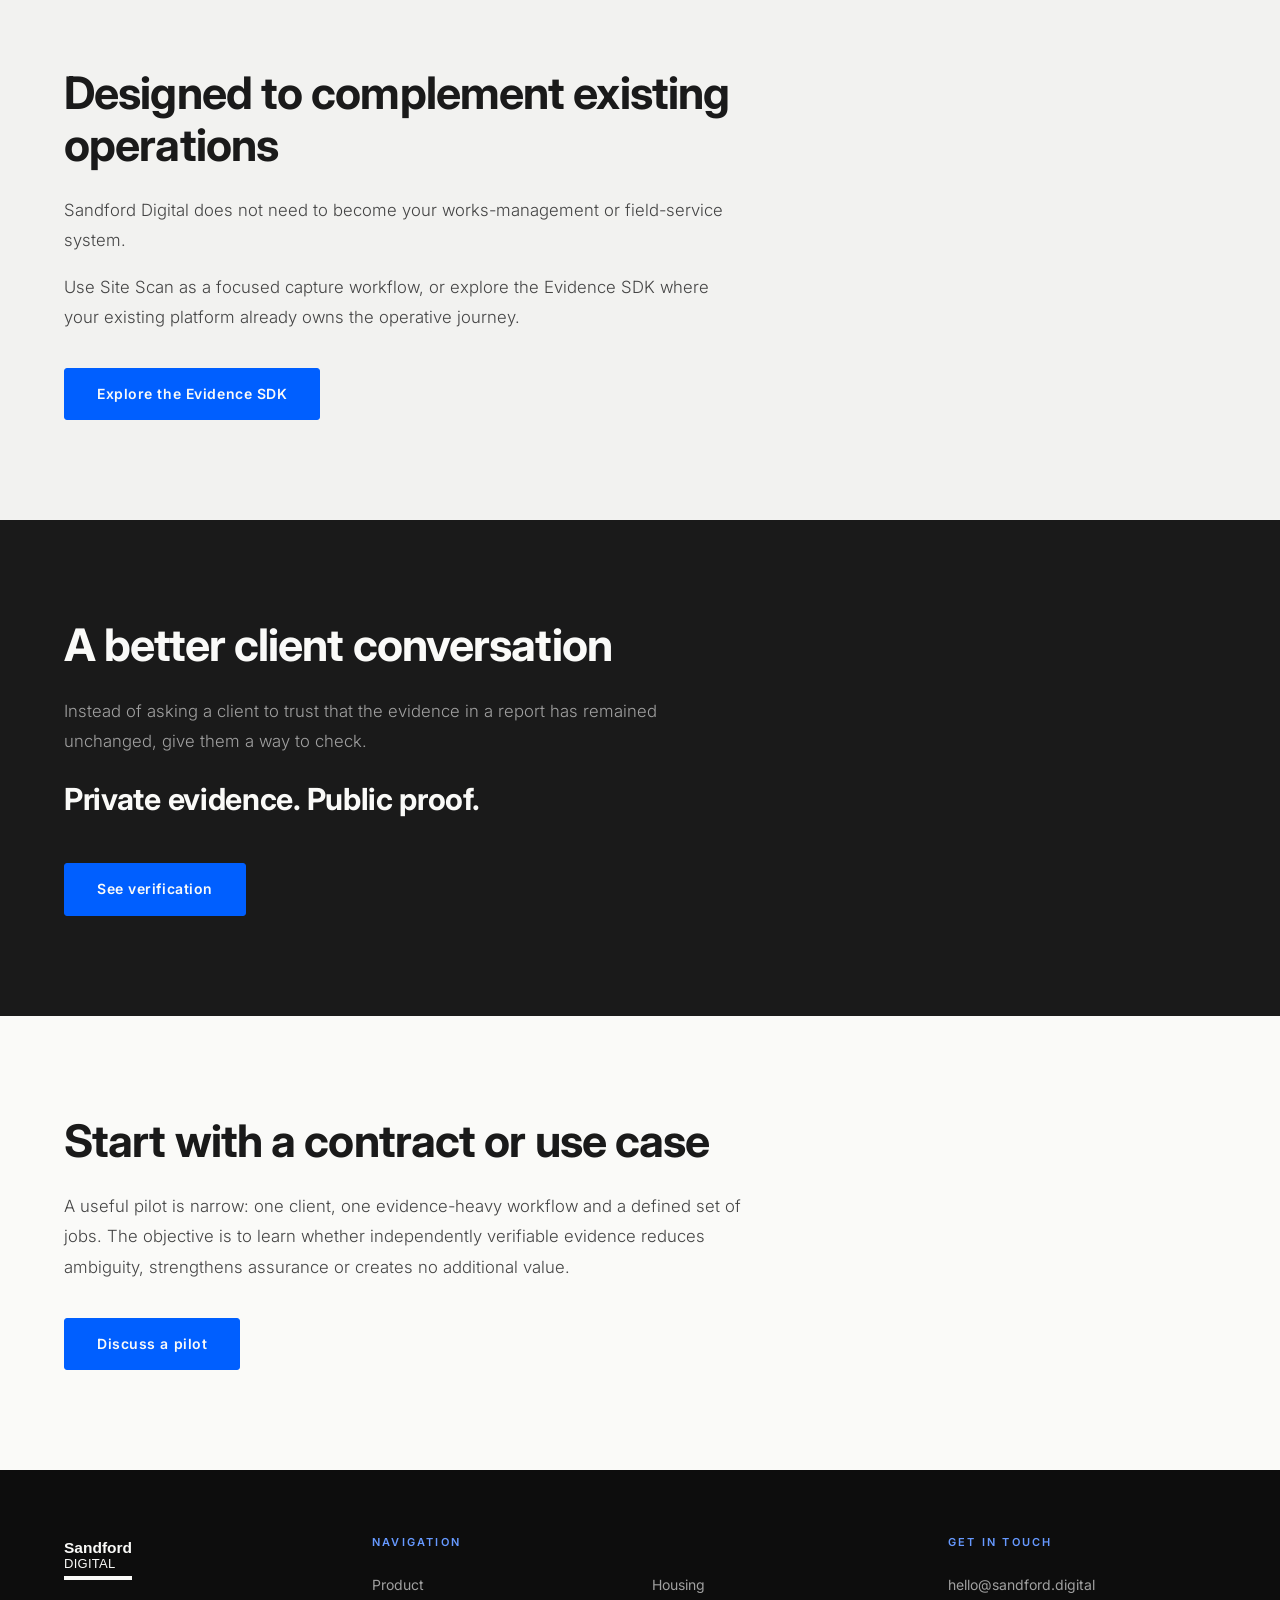
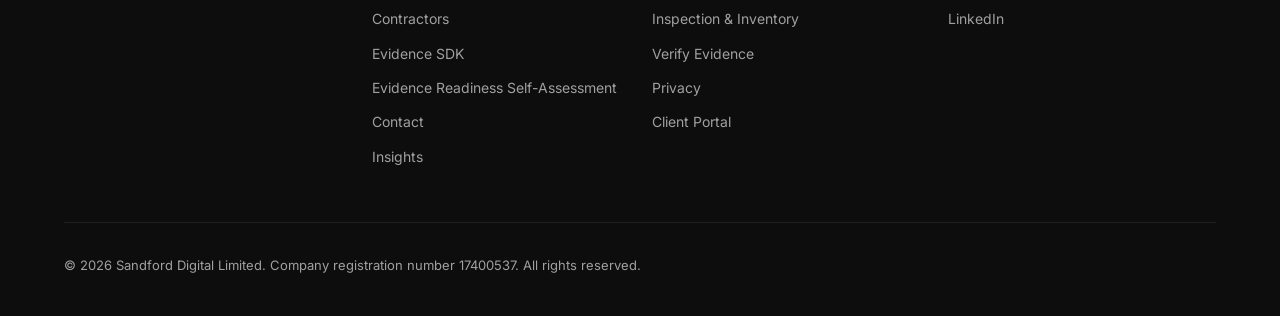
<file: contractors.html>
<!DOCTYPE html>
<html lang="en">
<head>
  <meta charset="UTF-8" />
  <meta name="viewport" content="width=device-width, initial-scale=1.0" />
  <title>Verifiable Site Evidence for Property Services | Sandford Digital</title>
  <meta name="description" content="Create independently verifiable before, during and after evidence for property maintenance, repairs, refurbishment and contractor assurance." />
  <link rel="icon" type="image/svg+xml" href="/favicon.svg" />
  <link rel="preconnect" href="https://fonts.googleapis.com" />
  <link rel="preconnect" href="https://fonts.gstatic.com" crossorigin />
  <link href="https://fonts.googleapis.com/css2?family=Inter:wght@400;500;600;700&amp;display=swap" rel="stylesheet" />
  <link rel="stylesheet" href="/site.css" />
</head>
<body>
  <a class="skip-link" href="#main">Skip to content</a>
  <header class="nav" id="nav">
    <a href="/" class="logo" aria-label="Sandford Digital – Home">
        <span class="logo__inner">
          <span class="logo__sandford">Sandford</span>
          <span class="logo__digital">Digital</span>
          <span class="logo__bar-wrap" aria-hidden="true"><span class="logo__bar"></span></span>
        </span>
      </a>
    <button type="button" class="nav__hamburger" id="nav-toggle" aria-label="Open menu" aria-expanded="false" aria-controls="nav-panel">
      <span class="nav__hamburger-box" aria-hidden="true"><span></span><span></span><span></span></span>
    </button>
    <div class="nav__panel" id="nav-panel">
      <nav aria-label="Primary">
        <ul class="nav__links">
        <li><a class="nav__link" href="/product">Product</a></li>
        <li class="nav__item--sub"><button type="button" class="nav__parent is-current" aria-expanded="false" aria-controls="sub-solutions">Solutions <svg class="nav__chev" viewBox="0 0 10 10" aria-hidden="true" focusable="false"><path d="M1.5 3.5 5 7l3.5-3.5" fill="none" stroke="currentColor" stroke-width="1.6" stroke-linecap="round" stroke-linejoin="round"/></svg></button><ul class="nav__sub" id="sub-solutions"><li><a href="/housing">Housing</a></li><li><a href="/contractors" aria-current="page">Contractors</a></li><li><a href="/inspection-inventory">Inspection &amp; Inventory</a></li></ul></li>
        <li class="nav__item--sub"><button type="button" class="nav__parent" aria-expanded="false" aria-controls="sub-evidence">Evidence <svg class="nav__chev" viewBox="0 0 10 10" aria-hidden="true" focusable="false"><path d="M1.5 3.5 5 7l3.5-3.5" fill="none" stroke="currentColor" stroke-width="1.6" stroke-linecap="round" stroke-linejoin="round"/></svg></button><ul class="nav__sub" id="sub-evidence"><li><a href="/evidence-sdk">Evidence SDK</a></li><li><a href="/verify">Verify Evidence</a></li></ul></li>
        <li><a class="nav__link" href="/about">About</a></li>
        <li><a class="nav__link" href="/contact">Contact</a></li>
        </ul>
      </nav>
      <div class="nav__actions">
        <a class="nav__login" href="https://portal.sandford.digital">Client Login</a>
        <a class="nav__cta" href="/contact#contact-form">Discuss a pilot</a>
      </div>
    </div>
  </header>
  <main id="main">
    <section class="hero hero--short">
      <div class="hero__content">
        <h1>When the work is questioned later, what proves what happened on site?</h1>
        <p>Sandford Digital helps property-service organisations create a verifiable evidence trail around site condition, work activity and inspection records.</p>
        <div class="btn-row"><a class="btn btn--primary" href="/contact#contact-form">Discuss a contractor pilot</a></div>
      </div>
    </section>
    <section class="section section--grey">
      <div class="wrap prose">
        <h2>The gap between doing the work and proving the work</h2>
        <p>Property-service contracts generate photographs, job notes, completion records and client reports. Those records are valuable, but they are usually held inside systems controlled by one of the parties involved.</p>
        <p>Sandford Digital adds a separate evidence-integrity layer, allowing captured evidence to be checked against public cryptographic proof later.</p>
      </div>
    </section>
    <section class="section">
      <div class="wrap prose">
        <h2>Where it can fit</h2>
        <ul class="ticks">
          <li>Initial property or defect condition</li>
          <li>Pre-work evidence</li>
          <li>Work-in-progress evidence</li>
          <li>Completion and handback records</li>
          <li>Subcontractor assurance</li>
          <li>Client queries and contract reviews</li>
          <li>Repeat repairs and disputed outcomes</li>
        </ul>
      </div>
    </section>
    <section class="section section--grey">
      <div class="wrap prose">
        <h2>Designed to complement existing operations</h2>
        <p>Sandford Digital does not need to become your works-management or field-service system.</p>
        <p>Use Site Scan as a focused capture workflow, or explore the Evidence SDK where your existing platform already owns the operative journey.</p>
        <div class="btn-row"><a class="btn btn--primary" href="/evidence-sdk">Explore the Evidence SDK</a></div>
      </div>
    </section>
    <section class="section section--dark">
      <div class="wrap prose">
        <h2>A better client conversation</h2>
        <p>Instead of asking a client to trust that the evidence in a report has remained unchanged, give them a way to check.</p>
        <p class="strap">Private evidence. Public proof.</p>
        <div class="btn-row"><a class="btn btn--primary" href="/verify">See verification</a></div>
      </div>
    </section>
    <section class="section">
      <div class="wrap prose">
        <h2>Start with a contract or use case</h2>
        <p>A useful pilot is narrow: one client, one evidence-heavy workflow and a defined set of jobs. The objective is to learn whether independently verifiable evidence reduces ambiguity, strengthens assurance or creates no additional value.</p>
        <div class="btn-row"><a class="btn btn--primary" href="/contact#contact-form">Discuss a pilot</a></div>
      </div>
    </section>
  </main>
  <footer class="footer" aria-label="Footer">
    <div class="wrap">
      <div class="footer__top">
        <div><a href="/" class="logo logo--white" aria-label="Sandford Digital – Home">
        <span class="logo__inner">
          <span class="logo__sandford">Sandford</span>
          <span class="logo__digital">Digital</span>
          <span class="logo__bar-wrap" aria-hidden="true"><span class="logo__bar"></span></span>
        </span>
      </a></div>
        <nav aria-label="Footer">
          <p class="footer__title">Navigation</p>
          <ul class="footer__links">
            <li><a href="/product">Product</a></li>
            <li><a href="/housing">Housing</a></li>
            <li><a href="/contractors">Contractors</a></li>
            <li><a href="/inspection-inventory">Inspection &amp; Inventory</a></li>
            <li><a href="/evidence-sdk">Evidence SDK</a></li>
            <li><a href="/verify">Verify Evidence</a></li>
            <li><a href="/self-assessment">Evidence Readiness Self-Assessment</a></li>
            <li><a href="/privacy-policy">Privacy</a></li>
            <li><a href="/contact">Contact</a></li>
            <li><a href="https://portal.sandford.digital">Client Portal</a></li>
            <li><a href="https://insights.sandford.digital">Insights</a></li>
          </ul>
        </nav>
        <address>
          <p class="footer__title">Get in touch</p>
          <a href="mailto:hello@sandford.digital">hello@sandford.digital</a>
          <a href="https://www.linkedin.com/in/mazhayes" rel="noopener noreferrer">LinkedIn</a>
        </address>
      </div>
      <div class="footer__bottom">
        <p>© 2026 Sandford Digital Limited. Company registration number 17400537. All rights reserved.</p>
      </div>
    </div>
  </footer>
  <script src="/site.js"></script>
</body>
</html>
</file>
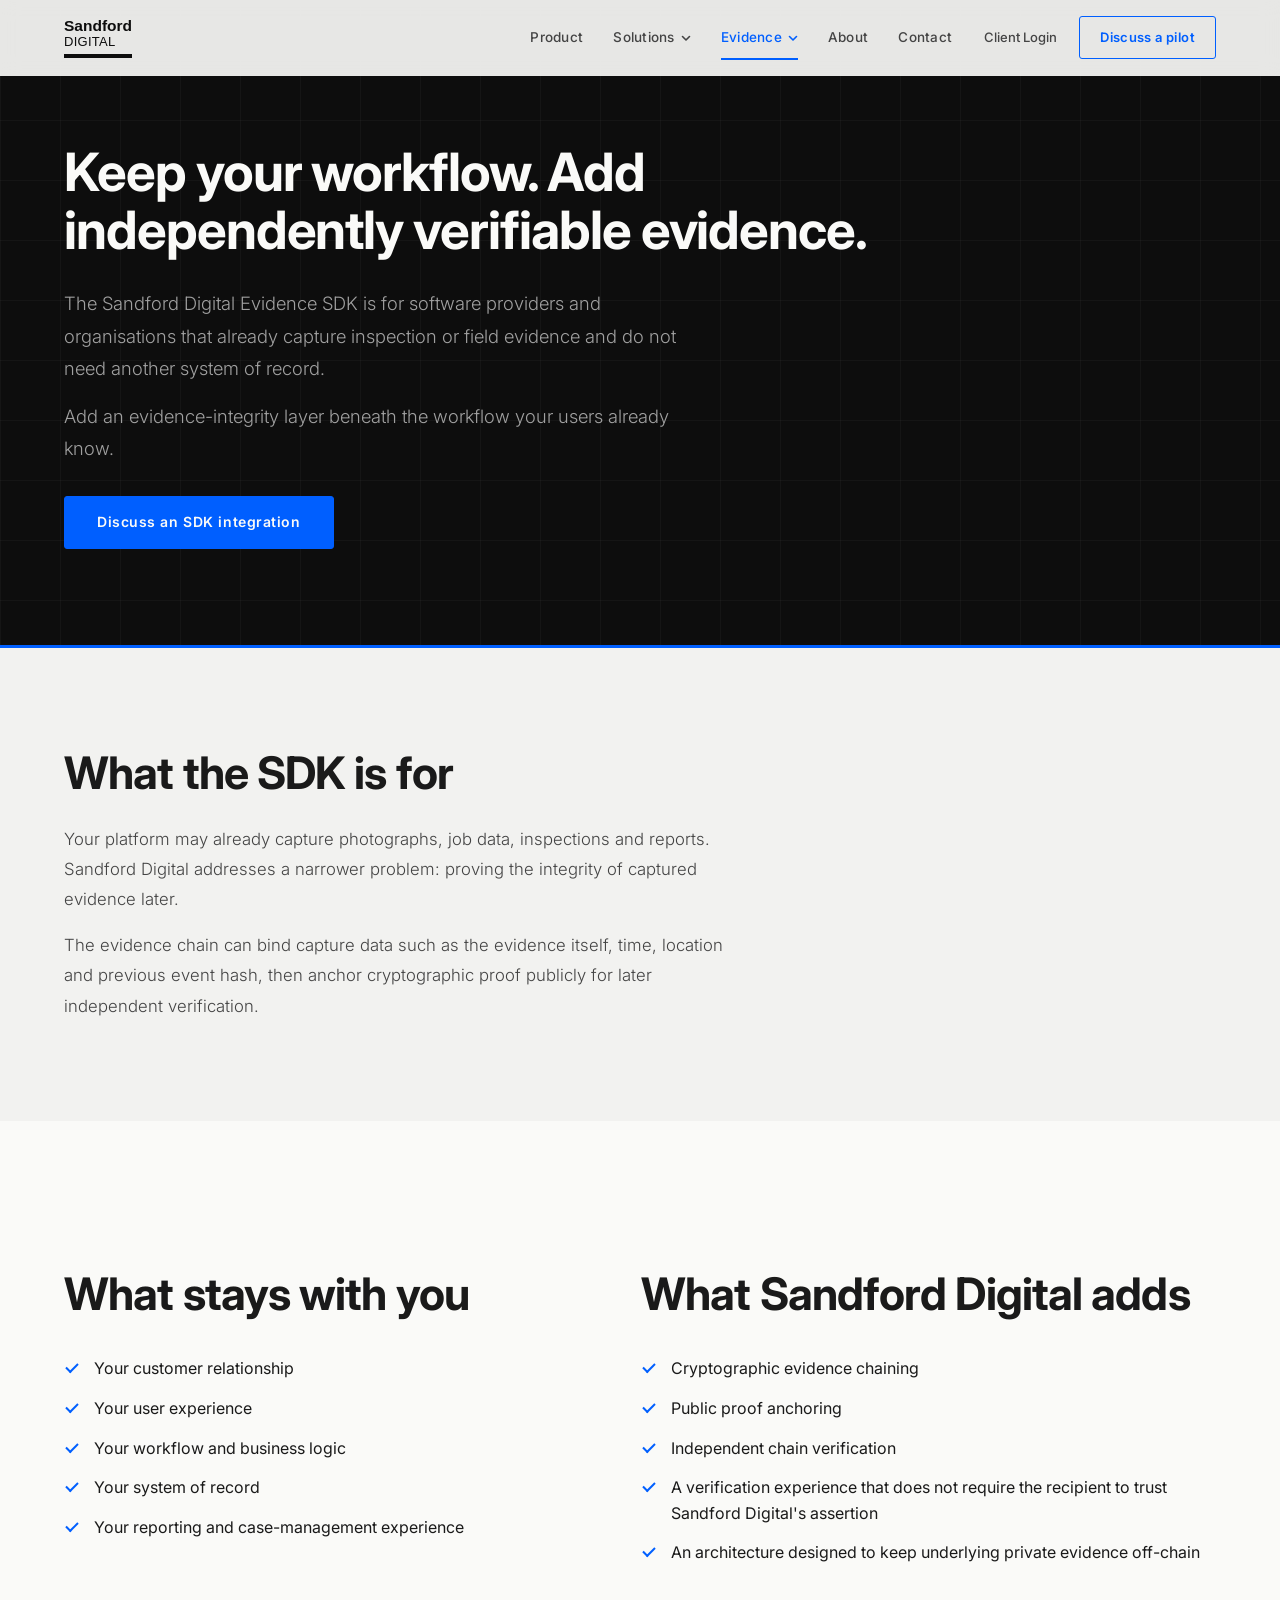
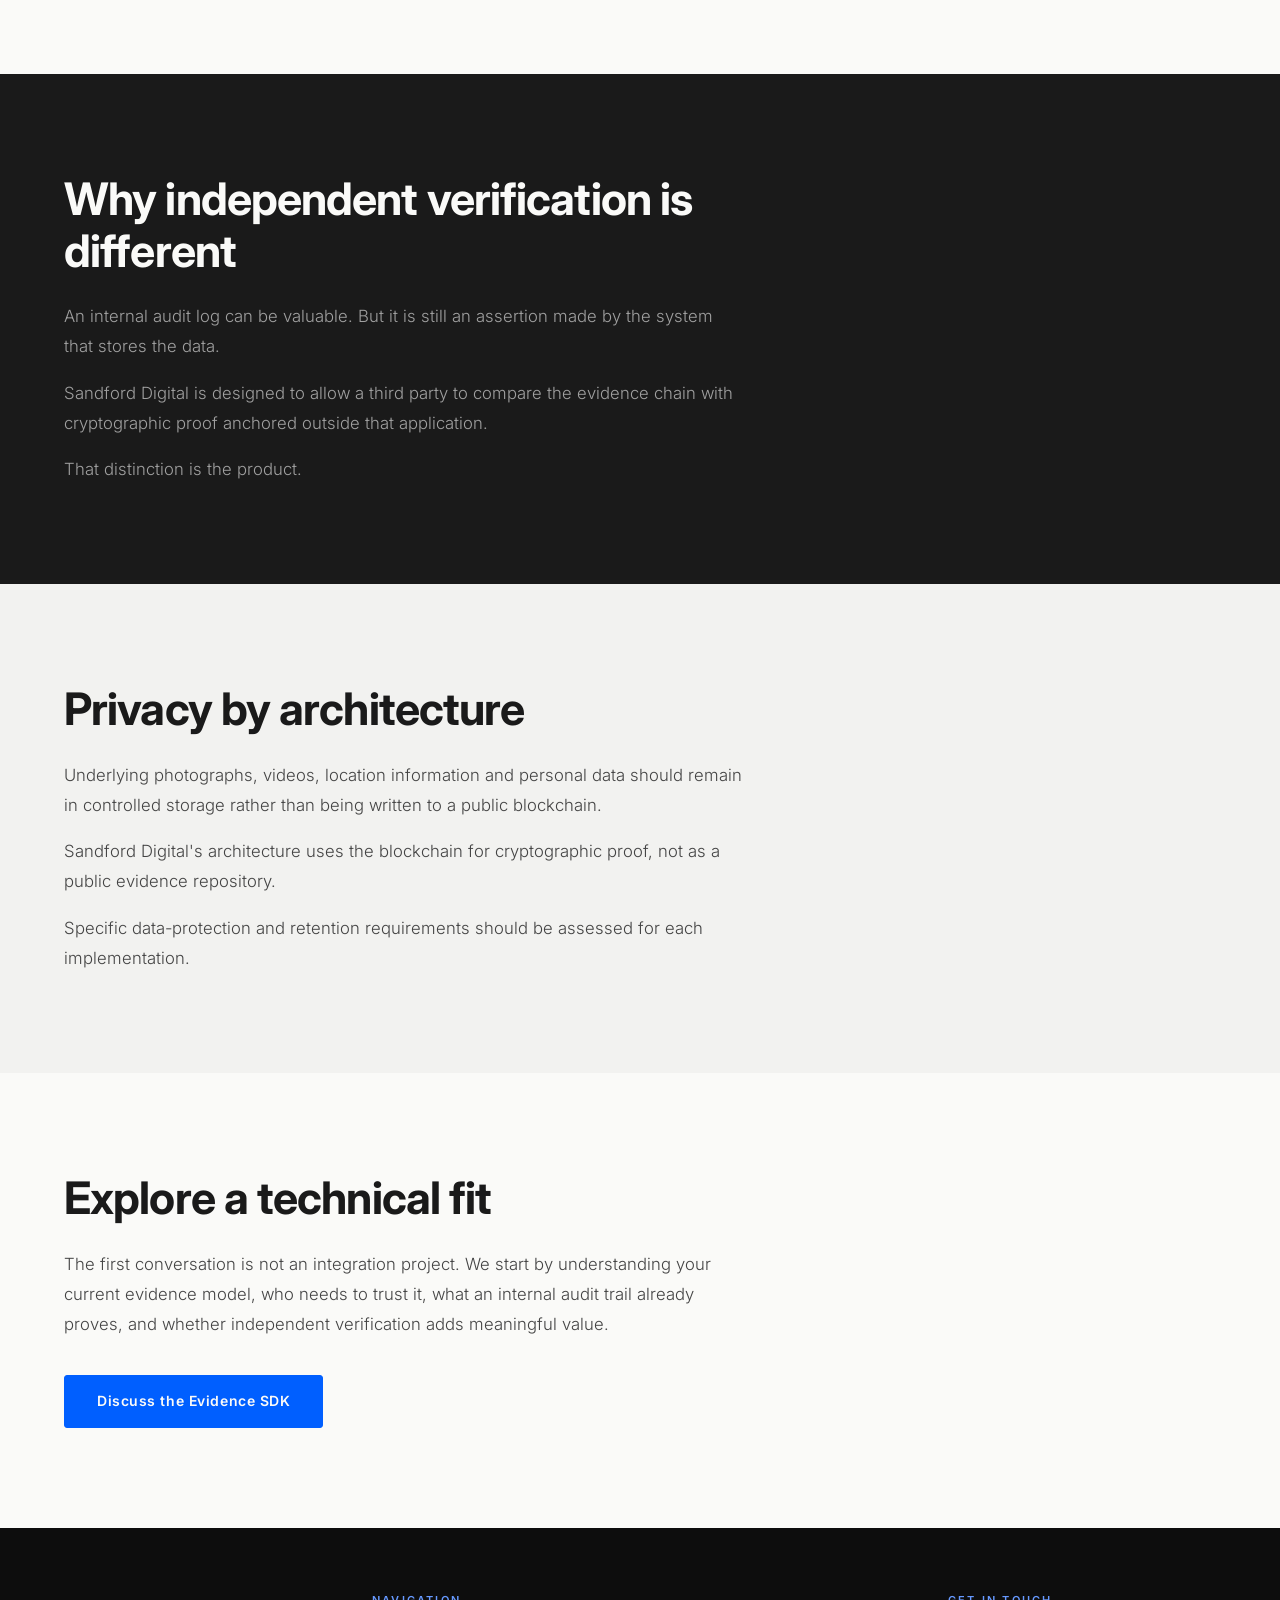
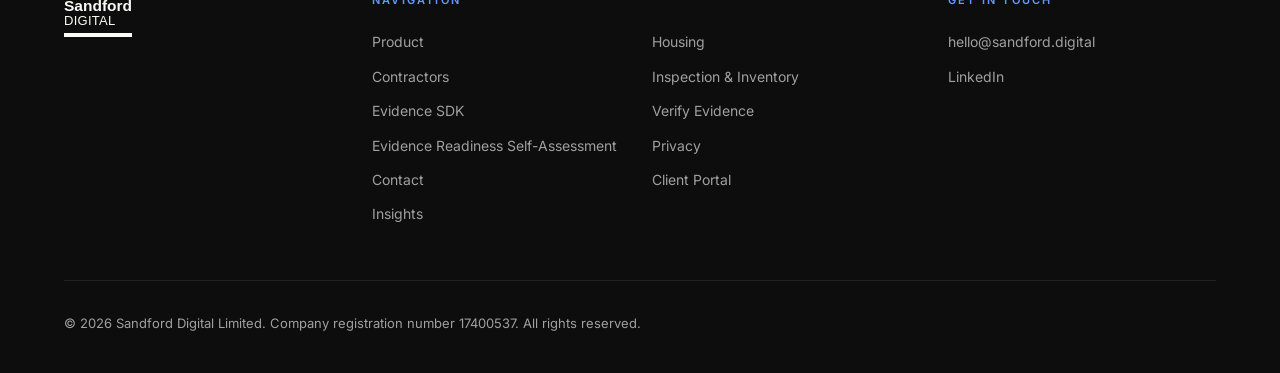
<file: evidence-sdk.html>
<!DOCTYPE html>
<html lang="en">
<head>
  <meta charset="UTF-8" />
  <meta name="viewport" content="width=device-width, initial-scale=1.0" />
  <title>Evidence Integrity SDK | Sandford Digital</title>
  <meta name="description" content="Add tamper-evident, independently verifiable evidence to an existing inspection, repairs or field-service product without replacing its workflow." />
  <link rel="icon" type="image/svg+xml" href="/favicon.svg" />
  <link rel="preconnect" href="https://fonts.googleapis.com" />
  <link rel="preconnect" href="https://fonts.gstatic.com" crossorigin />
  <link href="https://fonts.googleapis.com/css2?family=Inter:wght@400;500;600;700&amp;display=swap" rel="stylesheet" />
  <link rel="stylesheet" href="/site.css" />
</head>
<body>
  <a class="skip-link" href="#main">Skip to content</a>
  <header class="nav" id="nav">
    <a href="/" class="logo" aria-label="Sandford Digital – Home">
        <span class="logo__inner">
          <span class="logo__sandford">Sandford</span>
          <span class="logo__digital">Digital</span>
          <span class="logo__bar-wrap" aria-hidden="true"><span class="logo__bar"></span></span>
        </span>
      </a>
    <button type="button" class="nav__hamburger" id="nav-toggle" aria-label="Open menu" aria-expanded="false" aria-controls="nav-panel">
      <span class="nav__hamburger-box" aria-hidden="true"><span></span><span></span><span></span></span>
    </button>
    <div class="nav__panel" id="nav-panel">
      <nav aria-label="Primary">
        <ul class="nav__links">
        <li><a class="nav__link" href="/product">Product</a></li>
        <li class="nav__item--sub"><button type="button" class="nav__parent" aria-expanded="false" aria-controls="sub-solutions">Solutions <svg class="nav__chev" viewBox="0 0 10 10" aria-hidden="true" focusable="false"><path d="M1.5 3.5 5 7l3.5-3.5" fill="none" stroke="currentColor" stroke-width="1.6" stroke-linecap="round" stroke-linejoin="round"/></svg></button><ul class="nav__sub" id="sub-solutions"><li><a href="/housing">Housing</a></li><li><a href="/contractors">Contractors</a></li><li><a href="/inspection-inventory">Inspection &amp; Inventory</a></li></ul></li>
        <li class="nav__item--sub"><button type="button" class="nav__parent is-current" aria-expanded="false" aria-controls="sub-evidence">Evidence <svg class="nav__chev" viewBox="0 0 10 10" aria-hidden="true" focusable="false"><path d="M1.5 3.5 5 7l3.5-3.5" fill="none" stroke="currentColor" stroke-width="1.6" stroke-linecap="round" stroke-linejoin="round"/></svg></button><ul class="nav__sub" id="sub-evidence"><li><a href="/evidence-sdk" aria-current="page">Evidence SDK</a></li><li><a href="/verify">Verify Evidence</a></li></ul></li>
        <li><a class="nav__link" href="/about">About</a></li>
        <li><a class="nav__link" href="/contact">Contact</a></li>
        </ul>
      </nav>
      <div class="nav__actions">
        <a class="nav__login" href="https://portal.sandford.digital">Client Login</a>
        <a class="nav__cta" href="/contact#contact-form">Discuss a pilot</a>
      </div>
    </div>
  </header>
  <main id="main">
    <section class="hero hero--short">
      <div class="hero__content">
        <h1>Keep your workflow. Add independently verifiable evidence.</h1>
        <p>The Sandford Digital Evidence SDK is for software providers and organisations that already capture inspection or field evidence and do not need another system of record.</p>
        <p>Add an evidence-integrity layer beneath the workflow your users already know.</p>
        <div class="btn-row"><a class="btn btn--primary" href="/contact#contact-form">Discuss an SDK integration</a></div>
      </div>
    </section>
    <section class="section section--grey">
      <div class="wrap prose">
        <h2>What the SDK is for</h2>
        <p>Your platform may already capture photographs, job data, inspections and reports. Sandford Digital addresses a narrower problem: proving the integrity of captured evidence later.</p>
        <p>The evidence chain can bind capture data such as the evidence itself, time, location and previous event hash, then anchor cryptographic proof publicly for later independent verification.</p>
      </div>
    </section>
    <section class="section">
      <div class="wrap">
        <div class="grid">
          <div><h2>What stays with you</h2>        <ul class="ticks">
          <li>Your customer relationship</li>
          <li>Your user experience</li>
          <li>Your workflow and business logic</li>
          <li>Your system of record</li>
          <li>Your reporting and case-management experience</li>
        </ul></div>
          <div><h2>What Sandford Digital adds</h2>        <ul class="ticks">
          <li>Cryptographic evidence chaining</li>
          <li>Public proof anchoring</li>
          <li>Independent chain verification</li>
          <li>A verification experience that does not require the recipient to trust Sandford Digital's assertion</li>
          <li>An architecture designed to keep underlying private evidence off-chain</li>
        </ul></div>
        </div>
      </div>
    </section>
    <section class="section section--dark">
      <div class="wrap prose">
        <h2>Why independent verification is different</h2>
        <p>An internal audit log can be valuable. But it is still an assertion made by the system that stores the data.</p>
        <p>Sandford Digital is designed to allow a third party to compare the evidence chain with cryptographic proof anchored outside that application.</p>
        <p>That distinction is the product.</p>
      </div>
    </section>
    <section class="section section--grey">
      <div class="wrap prose">
        <h2>Privacy by architecture</h2>
        <p>Underlying photographs, videos, location information and personal data should remain in controlled storage rather than being written to a public blockchain.</p>
        <p>Sandford Digital's architecture uses the blockchain for cryptographic proof, not as a public evidence repository.</p>
        <p>Specific data-protection and retention requirements should be assessed for each implementation.</p>
      </div>
    </section>
    <section class="section">
      <div class="wrap prose">
        <h2>Explore a technical fit</h2>
        <p>The first conversation is not an integration project. We start by understanding your current evidence model, who needs to trust it, what an internal audit trail already proves, and whether independent verification adds meaningful value.</p>
        <div class="btn-row"><a class="btn btn--primary" href="/contact#contact-form">Discuss the Evidence SDK</a></div>
      </div>
    </section>
  </main>
  <footer class="footer" aria-label="Footer">
    <div class="wrap">
      <div class="footer__top">
        <div><a href="/" class="logo logo--white" aria-label="Sandford Digital – Home">
        <span class="logo__inner">
          <span class="logo__sandford">Sandford</span>
          <span class="logo__digital">Digital</span>
          <span class="logo__bar-wrap" aria-hidden="true"><span class="logo__bar"></span></span>
        </span>
      </a></div>
        <nav aria-label="Footer">
          <p class="footer__title">Navigation</p>
          <ul class="footer__links">
            <li><a href="/product">Product</a></li>
            <li><a href="/housing">Housing</a></li>
            <li><a href="/contractors">Contractors</a></li>
            <li><a href="/inspection-inventory">Inspection &amp; Inventory</a></li>
            <li><a href="/evidence-sdk">Evidence SDK</a></li>
            <li><a href="/verify">Verify Evidence</a></li>
            <li><a href="/self-assessment">Evidence Readiness Self-Assessment</a></li>
            <li><a href="/privacy-policy">Privacy</a></li>
            <li><a href="/contact">Contact</a></li>
            <li><a href="https://portal.sandford.digital">Client Portal</a></li>
            <li><a href="https://insights.sandford.digital">Insights</a></li>
          </ul>
        </nav>
        <address>
          <p class="footer__title">Get in touch</p>
          <a href="mailto:hello@sandford.digital">hello@sandford.digital</a>
          <a href="https://www.linkedin.com/in/mazhayes" rel="noopener noreferrer">LinkedIn</a>
        </address>
      </div>
      <div class="footer__bottom">
        <p>© 2026 Sandford Digital Limited. Company registration number 17400537. All rights reserved.</p>
      </div>
    </div>
  </footer>
  <script src="/site.js"></script>
</body>
</html>
</file>
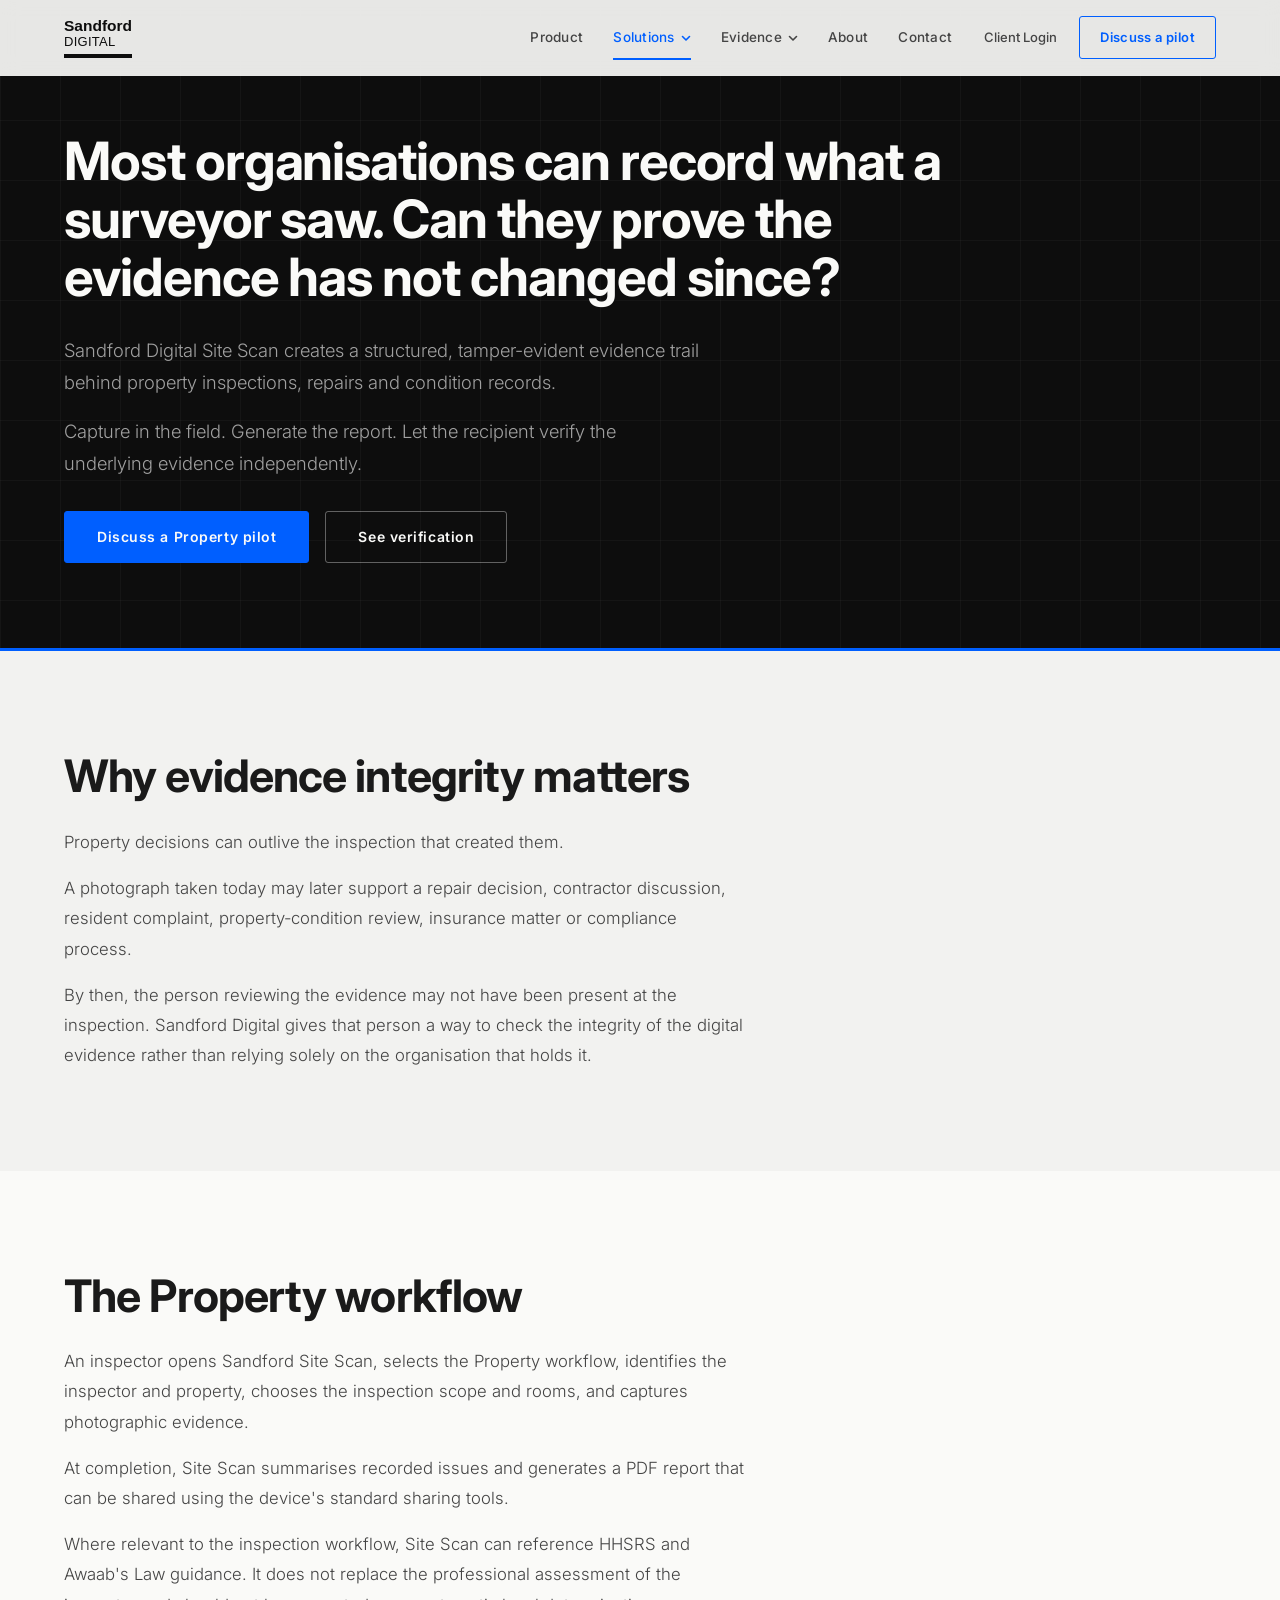
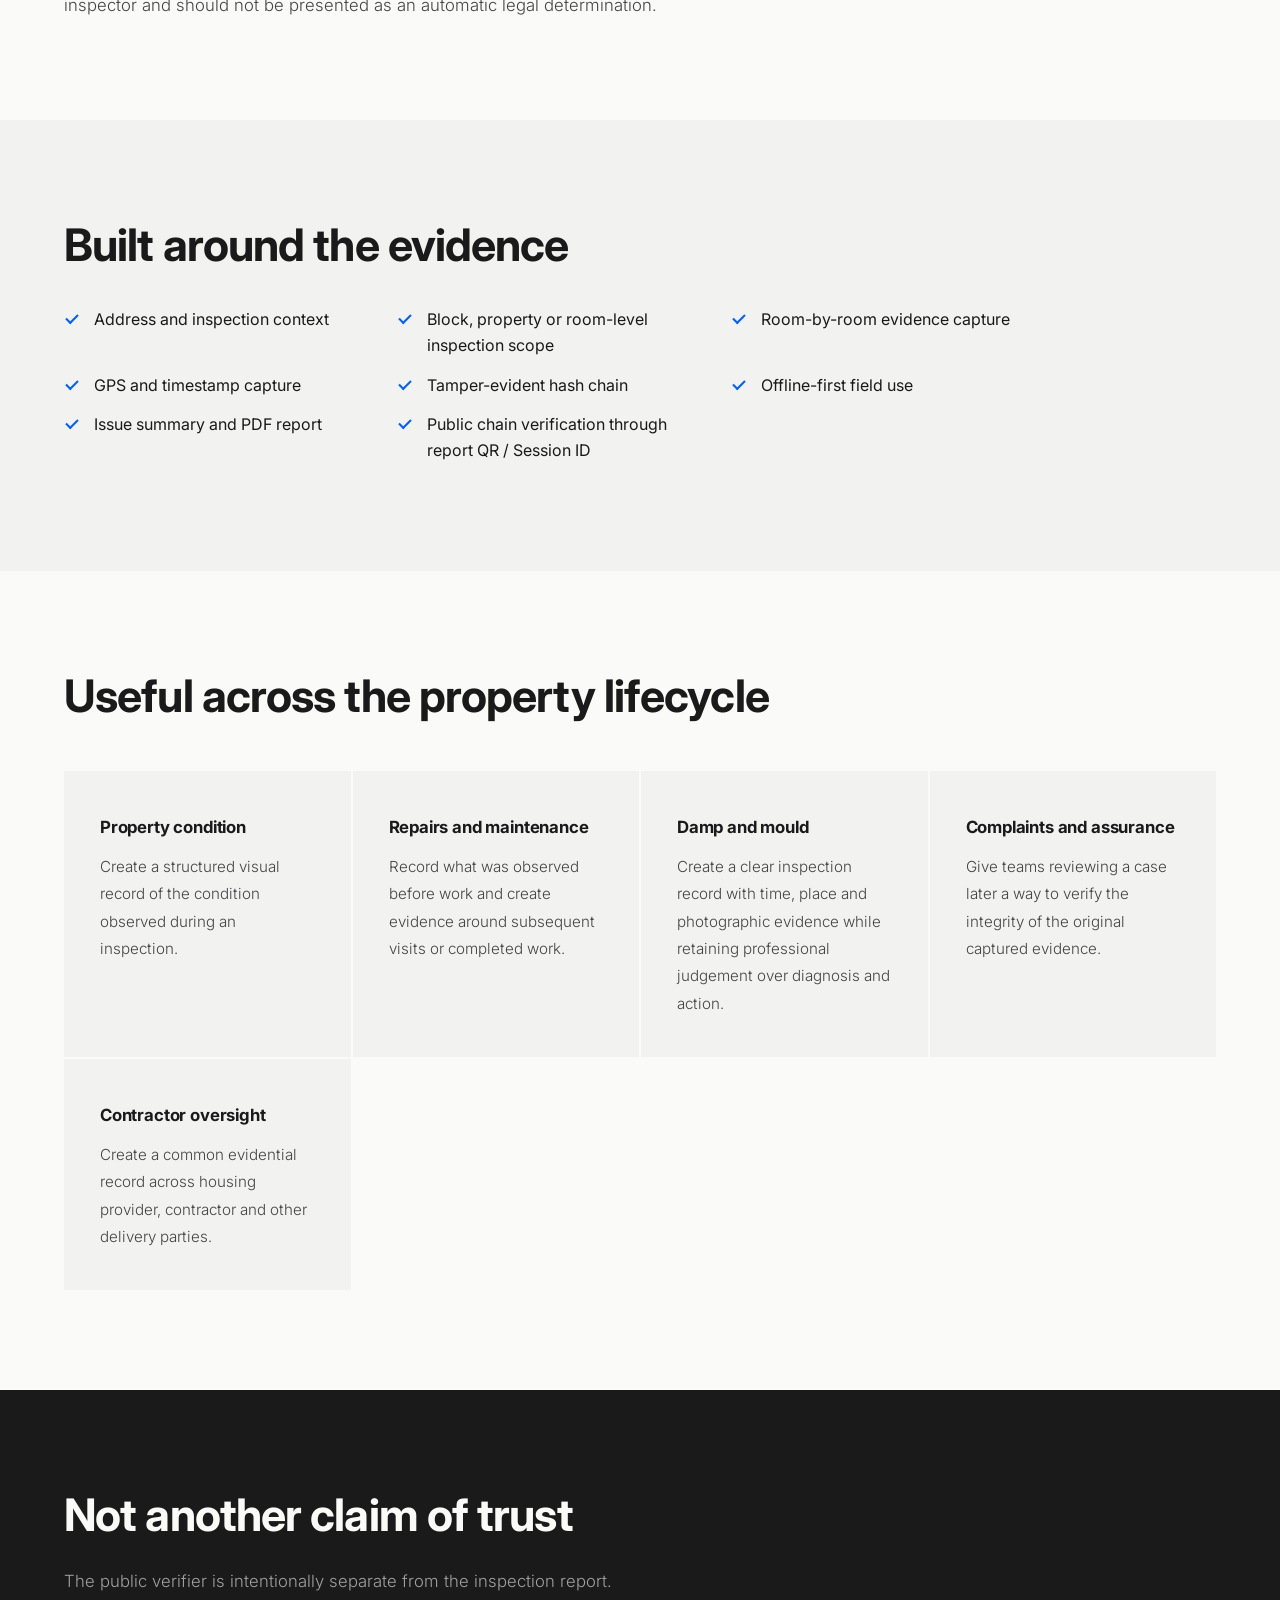
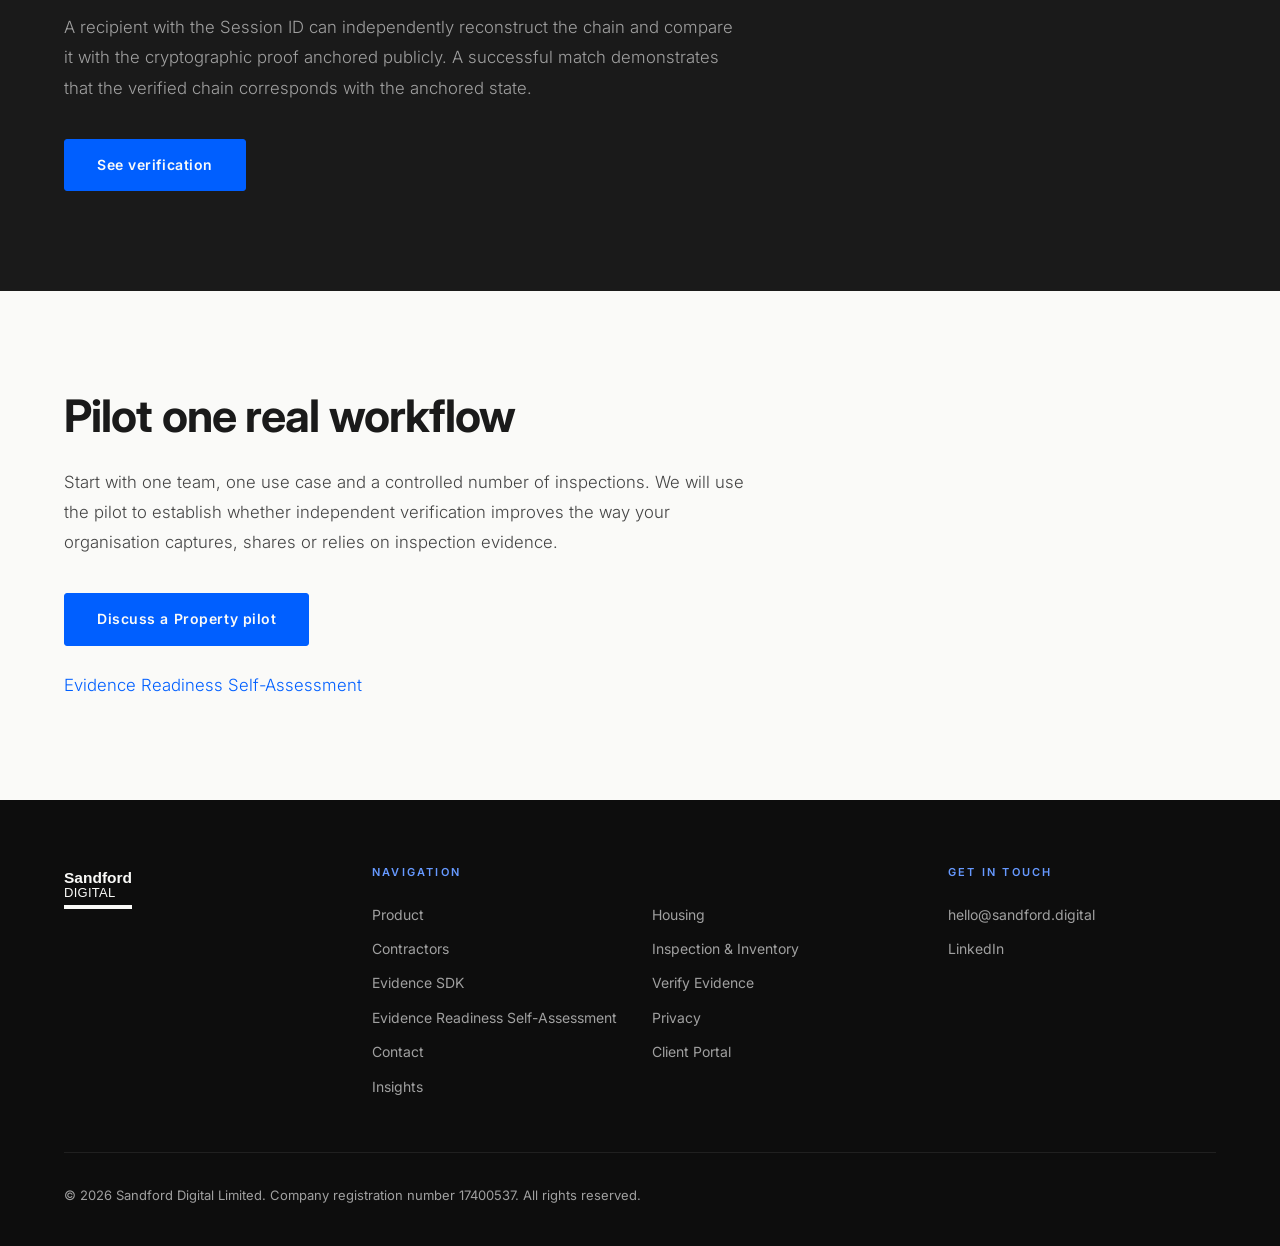
<file: housing.html>
<!DOCTYPE html>
<html lang="en">
<head>
  <meta charset="UTF-8" />
  <meta name="viewport" content="width=device-width, initial-scale=1.0" />
  <title>Property Inspection Evidence | Sandford Digital</title>
  <meta name="description" content="Capture structured property inspection evidence with GPS and timestamps, create a tamper-evident chain, generate reports and enable independent verification." />
  <link rel="icon" type="image/svg+xml" href="/favicon.svg" />
  <link rel="preconnect" href="https://fonts.googleapis.com" />
  <link rel="preconnect" href="https://fonts.gstatic.com" crossorigin />
  <link href="https://fonts.googleapis.com/css2?family=Inter:wght@400;500;600;700&amp;display=swap" rel="stylesheet" />
  <link rel="stylesheet" href="/site.css" />
</head>
<body>
  <a class="skip-link" href="#main">Skip to content</a>
  <header class="nav" id="nav">
    <a href="/" class="logo" aria-label="Sandford Digital – Home">
        <span class="logo__inner">
          <span class="logo__sandford">Sandford</span>
          <span class="logo__digital">Digital</span>
          <span class="logo__bar-wrap" aria-hidden="true"><span class="logo__bar"></span></span>
        </span>
      </a>
    <button type="button" class="nav__hamburger" id="nav-toggle" aria-label="Open menu" aria-expanded="false" aria-controls="nav-panel">
      <span class="nav__hamburger-box" aria-hidden="true"><span></span><span></span><span></span></span>
    </button>
    <div class="nav__panel" id="nav-panel">
      <nav aria-label="Primary">
        <ul class="nav__links">
        <li><a class="nav__link" href="/product">Product</a></li>
        <li class="nav__item--sub"><button type="button" class="nav__parent is-current" aria-expanded="false" aria-controls="sub-solutions">Solutions <svg class="nav__chev" viewBox="0 0 10 10" aria-hidden="true" focusable="false"><path d="M1.5 3.5 5 7l3.5-3.5" fill="none" stroke="currentColor" stroke-width="1.6" stroke-linecap="round" stroke-linejoin="round"/></svg></button><ul class="nav__sub" id="sub-solutions"><li><a href="/housing" aria-current="page">Housing</a></li><li><a href="/contractors">Contractors</a></li><li><a href="/inspection-inventory">Inspection &amp; Inventory</a></li></ul></li>
        <li class="nav__item--sub"><button type="button" class="nav__parent" aria-expanded="false" aria-controls="sub-evidence">Evidence <svg class="nav__chev" viewBox="0 0 10 10" aria-hidden="true" focusable="false"><path d="M1.5 3.5 5 7l3.5-3.5" fill="none" stroke="currentColor" stroke-width="1.6" stroke-linecap="round" stroke-linejoin="round"/></svg></button><ul class="nav__sub" id="sub-evidence"><li><a href="/evidence-sdk">Evidence SDK</a></li><li><a href="/verify">Verify Evidence</a></li></ul></li>
        <li><a class="nav__link" href="/about">About</a></li>
        <li><a class="nav__link" href="/contact">Contact</a></li>
        </ul>
      </nav>
      <div class="nav__actions">
        <a class="nav__login" href="https://portal.sandford.digital">Client Login</a>
        <a class="nav__cta" href="/contact#contact-form">Discuss a pilot</a>
      </div>
    </div>
  </header>
  <main id="main">
    <section class="hero hero--short">
      <div class="hero__content">
        <h1>Most organisations can record what a surveyor saw. Can they prove the evidence has not changed since?</h1>
        <p>Sandford Digital Site Scan creates a structured, tamper-evident evidence trail behind property inspections, repairs and condition records.</p>
        <p>Capture in the field. Generate the report. Let the recipient verify the underlying evidence independently.</p>
        <div class="btn-row"><a class="btn btn--primary" href="/contact#contact-form">Discuss a Property pilot</a><a class="btn btn--secondary" href="/verify">See verification</a></div>
      </div>
    </section>
    <section class="section section--grey">
      <div class="wrap prose">
        <h2>Why evidence integrity matters</h2>
        <p>Property decisions can outlive the inspection that created them.</p>
        <p>A photograph taken today may later support a repair decision, contractor discussion, resident complaint, property-condition review, insurance matter or compliance process.</p>
        <p>By then, the person reviewing the evidence may not have been present at the inspection. Sandford Digital gives that person a way to check the integrity of the digital evidence rather than relying solely on the organisation that holds it.</p>
      </div>
    </section>
    <section class="section">
      <div class="wrap prose">
        <h2>The Property workflow</h2>
        <p>An inspector opens Sandford Site Scan, selects the Property workflow, identifies the inspector and property, chooses the inspection scope and rooms, and captures photographic evidence.</p>
        <p>At completion, Site Scan summarises recorded issues and generates a PDF report that can be shared using the device's standard sharing tools.</p>
        <p>Where relevant to the inspection workflow, Site Scan can reference HHSRS and Awaab's Law guidance. It does not replace the professional assessment of the inspector and should not be presented as an automatic legal determination.</p>
      </div>
    </section>
    <section class="section section--grey">
      <div class="wrap prose">
        <h2>Built around the evidence</h2>
        <ul class="ticks">
          <li>Address and inspection context</li>
          <li>Block, property or room-level inspection scope</li>
          <li>Room-by-room evidence capture</li>
          <li>GPS and timestamp capture</li>
          <li>Tamper-evident hash chain</li>
          <li>Offline-first field use</li>
          <li>Issue summary and PDF report</li>
          <li>Public chain verification through report QR / Session ID</li>
        </ul>
      </div>
    </section>
    <section class="section">
      <div class="wrap prose">
        <h2>Useful across the property lifecycle</h2>
        <div class="grid">
          <div class="card"><h3>Property condition</h3><p>Create a structured visual record of the condition observed during an inspection.</p></div>
          <div class="card"><h3>Repairs and maintenance</h3><p>Record what was observed before work and create evidence around subsequent visits or completed work.</p></div>
          <div class="card"><h3>Damp and mould</h3><p>Create a clear inspection record with time, place and photographic evidence while retaining professional judgement over diagnosis and action.</p></div>
          <div class="card"><h3>Complaints and assurance</h3><p>Give teams reviewing a case later a way to verify the integrity of the original captured evidence.</p></div>
          <div class="card"><h3>Contractor oversight</h3><p>Create a common evidential record across housing provider, contractor and other delivery parties.</p></div>
        </div>
      </div>
    </section>
    <section class="section section--dark">
      <div class="wrap prose">
        <h2>Not another claim of trust</h2>
        <p>The public verifier is intentionally separate from the inspection report.</p>
        <p>A recipient with the Session ID can independently reconstruct the chain and compare it with the cryptographic proof anchored publicly. A successful match demonstrates that the verified chain corresponds with the anchored state.</p>
        <div class="btn-row"><a class="btn btn--primary" href="/verify">See verification</a></div>
      </div>
    </section>
    <section class="section">
      <div class="wrap prose">
        <h2>Pilot one real workflow</h2>
        <p>Start with one team, one use case and a controlled number of inspections. We will use the pilot to establish whether independent verification improves the way your organisation captures, shares or relies on inspection evidence.</p>
        <div class="btn-row"><a class="btn btn--primary" href="/contact#contact-form">Discuss a Property pilot</a></div>
        <p style="margin-top:24px"><a href="/self-assessment">Evidence Readiness Self-Assessment</a></p>
      </div>
    </section>
  </main>
  <footer class="footer" aria-label="Footer">
    <div class="wrap">
      <div class="footer__top">
        <div><a href="/" class="logo logo--white" aria-label="Sandford Digital – Home">
        <span class="logo__inner">
          <span class="logo__sandford">Sandford</span>
          <span class="logo__digital">Digital</span>
          <span class="logo__bar-wrap" aria-hidden="true"><span class="logo__bar"></span></span>
        </span>
      </a></div>
        <nav aria-label="Footer">
          <p class="footer__title">Navigation</p>
          <ul class="footer__links">
            <li><a href="/product">Product</a></li>
            <li><a href="/housing">Housing</a></li>
            <li><a href="/contractors">Contractors</a></li>
            <li><a href="/inspection-inventory">Inspection &amp; Inventory</a></li>
            <li><a href="/evidence-sdk">Evidence SDK</a></li>
            <li><a href="/verify">Verify Evidence</a></li>
            <li><a href="/self-assessment">Evidence Readiness Self-Assessment</a></li>
            <li><a href="/privacy-policy">Privacy</a></li>
            <li><a href="/contact">Contact</a></li>
            <li><a href="https://portal.sandford.digital">Client Portal</a></li>
            <li><a href="https://insights.sandford.digital">Insights</a></li>
          </ul>
        </nav>
        <address>
          <p class="footer__title">Get in touch</p>
          <a href="mailto:hello@sandford.digital">hello@sandford.digital</a>
          <a href="https://www.linkedin.com/in/mazhayes" rel="noopener noreferrer">LinkedIn</a>
        </address>
      </div>
      <div class="footer__bottom">
        <p>© 2026 Sandford Digital Limited. Company registration number 17400537. All rights reserved.</p>
      </div>
    </div>
  </footer>
  <script src="/site.js"></script>
</body>
</html>
</file>
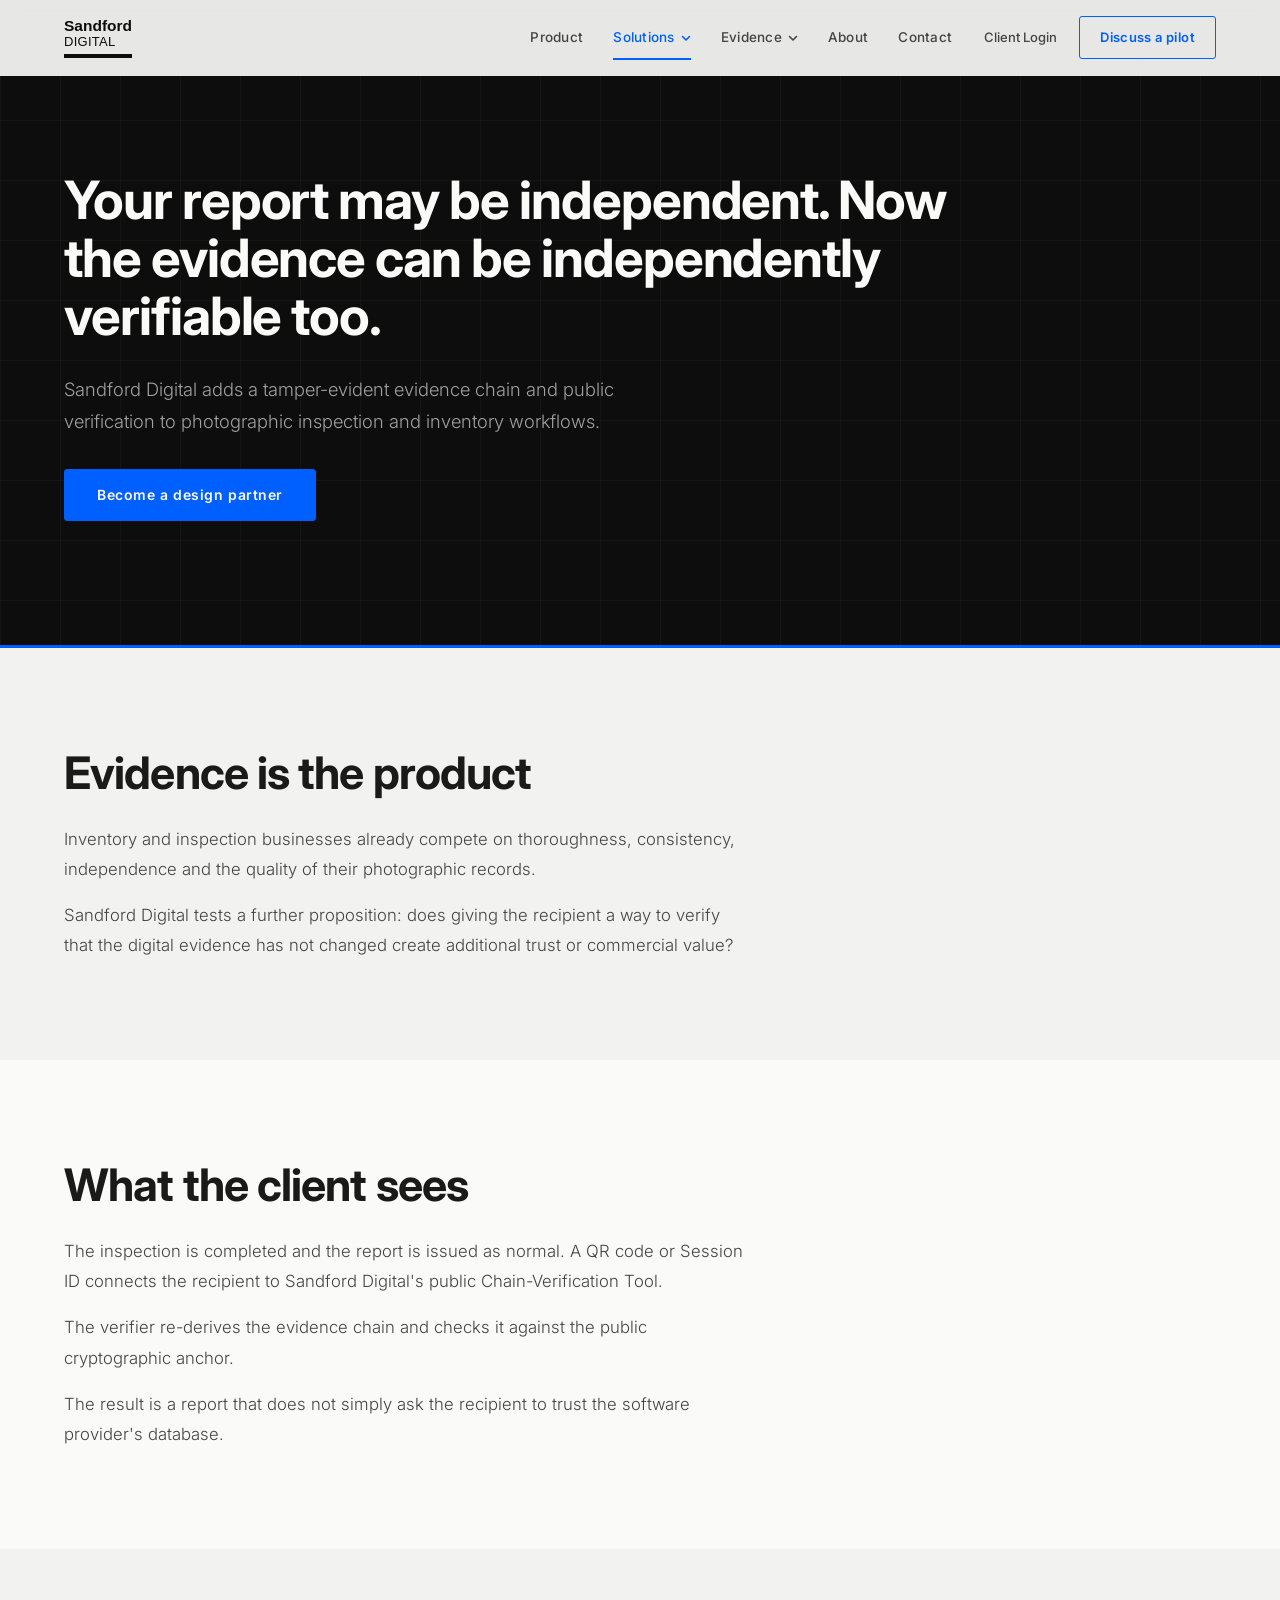
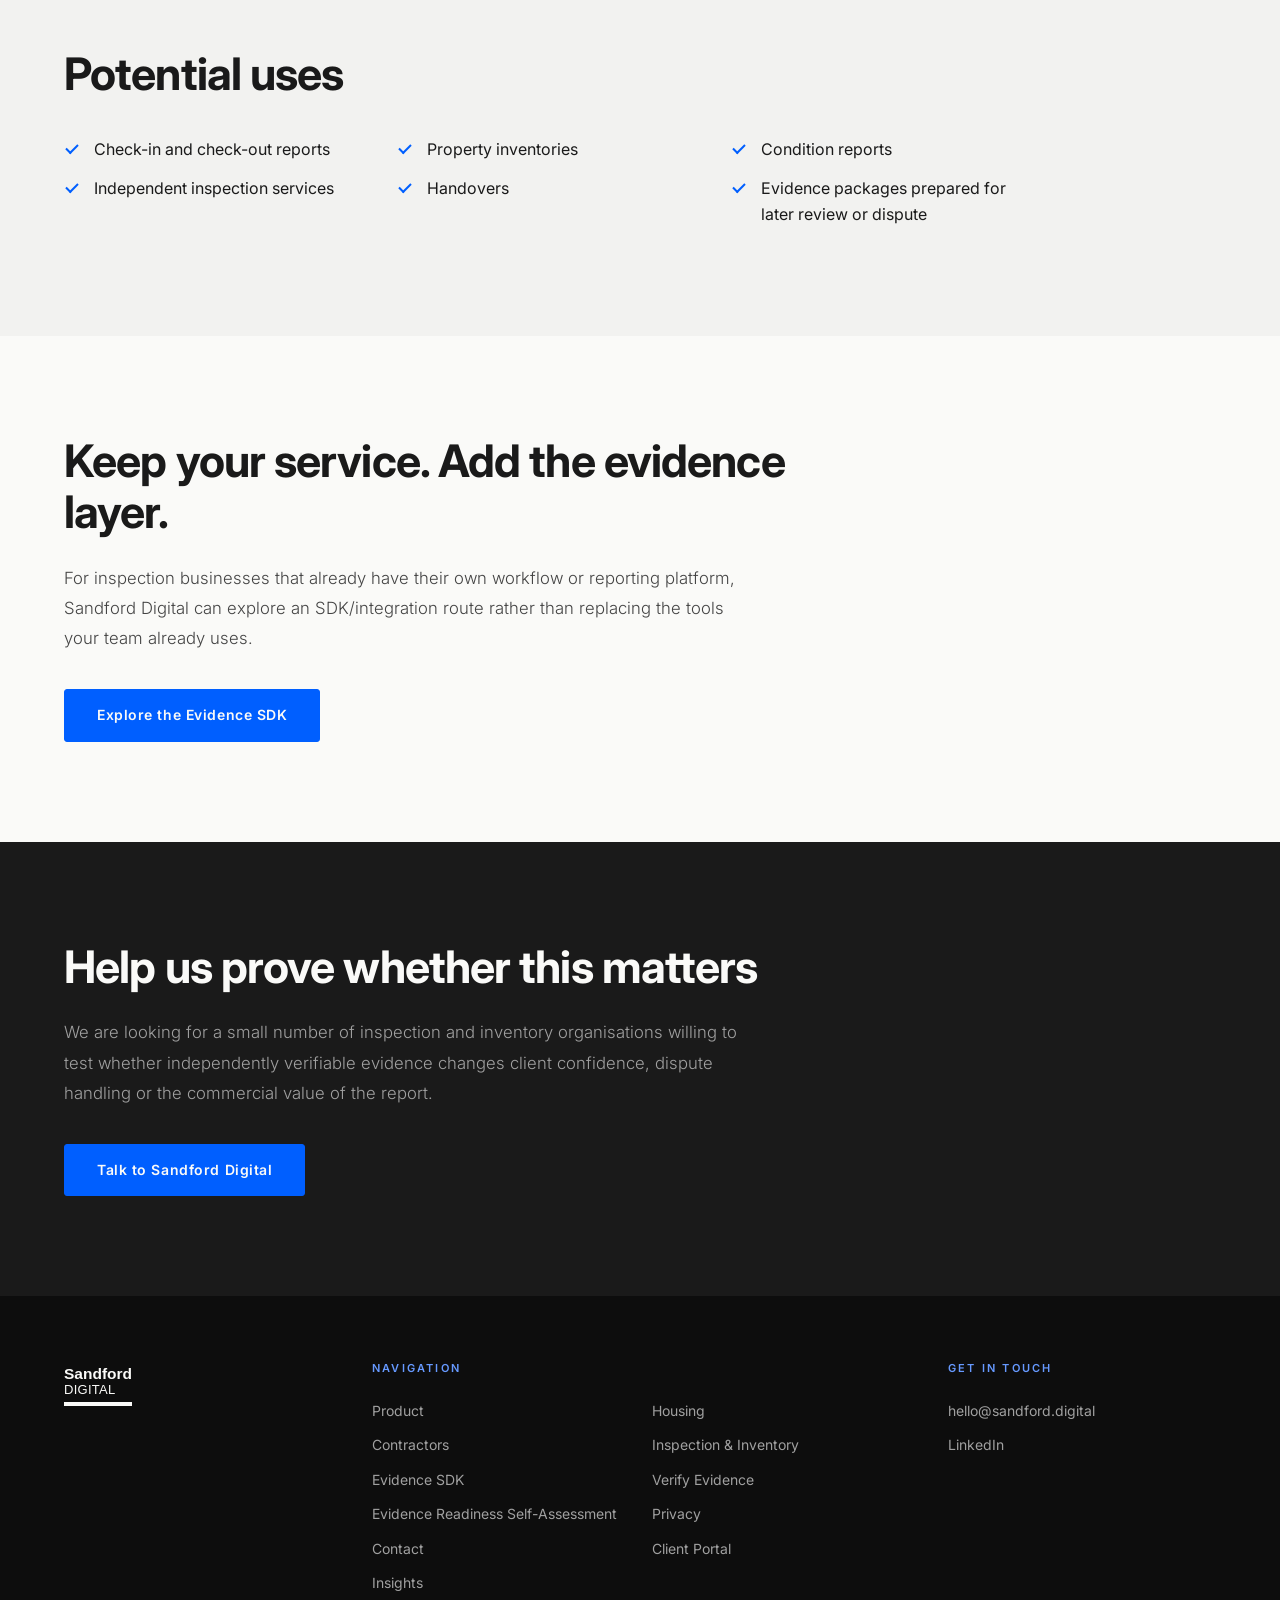
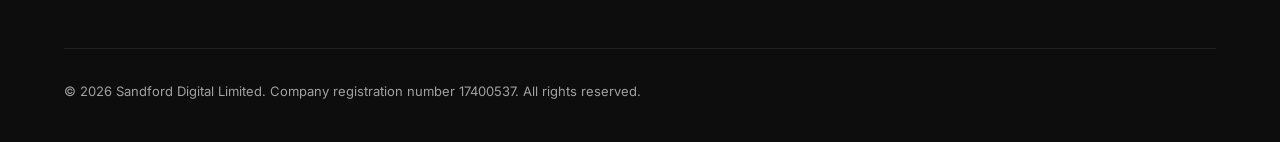
<file: inspection-inventory.html>
<!DOCTYPE html>
<html lang="en">
<head>
  <meta charset="UTF-8" />
  <meta name="viewport" content="width=device-width, initial-scale=1.0" />
  <title>Verifiable Inspection &amp; Inventory Reports | Sandford Digital</title>
  <meta name="description" content="Add independently verifiable evidence integrity to photographic property inventory and inspection reports." />
  <link rel="icon" type="image/svg+xml" href="/favicon.svg" />
  <link rel="preconnect" href="https://fonts.googleapis.com" />
  <link rel="preconnect" href="https://fonts.gstatic.com" crossorigin />
  <link href="https://fonts.googleapis.com/css2?family=Inter:wght@400;500;600;700&amp;display=swap" rel="stylesheet" />
  <link rel="stylesheet" href="/site.css" />
</head>
<body>
  <a class="skip-link" href="#main">Skip to content</a>
  <header class="nav" id="nav">
    <a href="/" class="logo" aria-label="Sandford Digital – Home">
        <span class="logo__inner">
          <span class="logo__sandford">Sandford</span>
          <span class="logo__digital">Digital</span>
          <span class="logo__bar-wrap" aria-hidden="true"><span class="logo__bar"></span></span>
        </span>
      </a>
    <button type="button" class="nav__hamburger" id="nav-toggle" aria-label="Open menu" aria-expanded="false" aria-controls="nav-panel">
      <span class="nav__hamburger-box" aria-hidden="true"><span></span><span></span><span></span></span>
    </button>
    <div class="nav__panel" id="nav-panel">
      <nav aria-label="Primary">
        <ul class="nav__links">
        <li><a class="nav__link" href="/product">Product</a></li>
        <li class="nav__item--sub"><button type="button" class="nav__parent is-current" aria-expanded="false" aria-controls="sub-solutions">Solutions <svg class="nav__chev" viewBox="0 0 10 10" aria-hidden="true" focusable="false"><path d="M1.5 3.5 5 7l3.5-3.5" fill="none" stroke="currentColor" stroke-width="1.6" stroke-linecap="round" stroke-linejoin="round"/></svg></button><ul class="nav__sub" id="sub-solutions"><li><a href="/housing">Housing</a></li><li><a href="/contractors">Contractors</a></li><li><a href="/inspection-inventory" aria-current="page">Inspection &amp; Inventory</a></li></ul></li>
        <li class="nav__item--sub"><button type="button" class="nav__parent" aria-expanded="false" aria-controls="sub-evidence">Evidence <svg class="nav__chev" viewBox="0 0 10 10" aria-hidden="true" focusable="false"><path d="M1.5 3.5 5 7l3.5-3.5" fill="none" stroke="currentColor" stroke-width="1.6" stroke-linecap="round" stroke-linejoin="round"/></svg></button><ul class="nav__sub" id="sub-evidence"><li><a href="/evidence-sdk">Evidence SDK</a></li><li><a href="/verify">Verify Evidence</a></li></ul></li>
        <li><a class="nav__link" href="/about">About</a></li>
        <li><a class="nav__link" href="/contact">Contact</a></li>
        </ul>
      </nav>
      <div class="nav__actions">
        <a class="nav__login" href="https://portal.sandford.digital">Client Login</a>
        <a class="nav__cta" href="/contact#contact-form">Discuss a pilot</a>
      </div>
    </div>
  </header>
  <main id="main">
    <section class="hero hero--short">
      <div class="hero__content">
        <h1>Your report may be independent. Now the evidence can be independently verifiable too.</h1>
        <p>Sandford Digital adds a tamper-evident evidence chain and public verification to photographic inspection and inventory workflows.</p>
        <div class="btn-row"><a class="btn btn--primary" href="/contact#contact-form">Become a design partner</a></div>
      </div>
    </section>
    <section class="section section--grey">
      <div class="wrap prose">
        <h2>Evidence is the product</h2>
        <p>Inventory and inspection businesses already compete on thoroughness, consistency, independence and the quality of their photographic records.</p>
        <p>Sandford Digital tests a further proposition: does giving the recipient a way to verify that the digital evidence has not changed create additional trust or commercial value?</p>
      </div>
    </section>
    <section class="section">
      <div class="wrap prose">
        <h2>What the client sees</h2>
        <p>The inspection is completed and the report is issued as normal. A QR code or Session ID connects the recipient to Sandford Digital's public Chain-Verification Tool.</p>
        <p>The verifier re-derives the evidence chain and checks it against the public cryptographic anchor.</p>
        <p>The result is a report that does not simply ask the recipient to trust the software provider's database.</p>
      </div>
    </section>
    <section class="section section--grey">
      <div class="wrap prose">
        <h2>Potential uses</h2>
        <ul class="ticks">
          <li>Check-in and check-out reports</li>
          <li>Property inventories</li>
          <li>Condition reports</li>
          <li>Independent inspection services</li>
          <li>Handovers</li>
          <li>Evidence packages prepared for later review or dispute</li>
        </ul>
      </div>
    </section>
    <section class="section">
      <div class="wrap prose">
        <h2>Keep your service. Add the evidence layer.</h2>
        <p>For inspection businesses that already have their own workflow or reporting platform, Sandford Digital can explore an SDK/integration route rather than replacing the tools your team already uses.</p>
        <div class="btn-row"><a class="btn btn--primary" href="/evidence-sdk">Explore the Evidence SDK</a></div>
      </div>
    </section>
    <section class="section section--dark">
      <div class="wrap prose">
        <h2>Help us prove whether this matters</h2>
        <p>We are looking for a small number of inspection and inventory organisations willing to test whether independently verifiable evidence changes client confidence, dispute handling or the commercial value of the report.</p>
        <div class="btn-row"><a class="btn btn--primary" href="/contact#contact-form">Talk to Sandford Digital</a></div>
      </div>
    </section>
  </main>
  <footer class="footer" aria-label="Footer">
    <div class="wrap">
      <div class="footer__top">
        <div><a href="/" class="logo logo--white" aria-label="Sandford Digital – Home">
        <span class="logo__inner">
          <span class="logo__sandford">Sandford</span>
          <span class="logo__digital">Digital</span>
          <span class="logo__bar-wrap" aria-hidden="true"><span class="logo__bar"></span></span>
        </span>
      </a></div>
        <nav aria-label="Footer">
          <p class="footer__title">Navigation</p>
          <ul class="footer__links">
            <li><a href="/product">Product</a></li>
            <li><a href="/housing">Housing</a></li>
            <li><a href="/contractors">Contractors</a></li>
            <li><a href="/inspection-inventory">Inspection &amp; Inventory</a></li>
            <li><a href="/evidence-sdk">Evidence SDK</a></li>
            <li><a href="/verify">Verify Evidence</a></li>
            <li><a href="/self-assessment">Evidence Readiness Self-Assessment</a></li>
            <li><a href="/privacy-policy">Privacy</a></li>
            <li><a href="/contact">Contact</a></li>
            <li><a href="https://portal.sandford.digital">Client Portal</a></li>
            <li><a href="https://insights.sandford.digital">Insights</a></li>
          </ul>
        </nav>
        <address>
          <p class="footer__title">Get in touch</p>
          <a href="mailto:hello@sandford.digital">hello@sandford.digital</a>
          <a href="https://www.linkedin.com/in/mazhayes" rel="noopener noreferrer">LinkedIn</a>
        </address>
      </div>
      <div class="footer__bottom">
        <p>© 2026 Sandford Digital Limited. Company registration number 17400537. All rights reserved.</p>
      </div>
    </div>
  </footer>
  <script src="/site.js"></script>
</body>
</html>
</file>
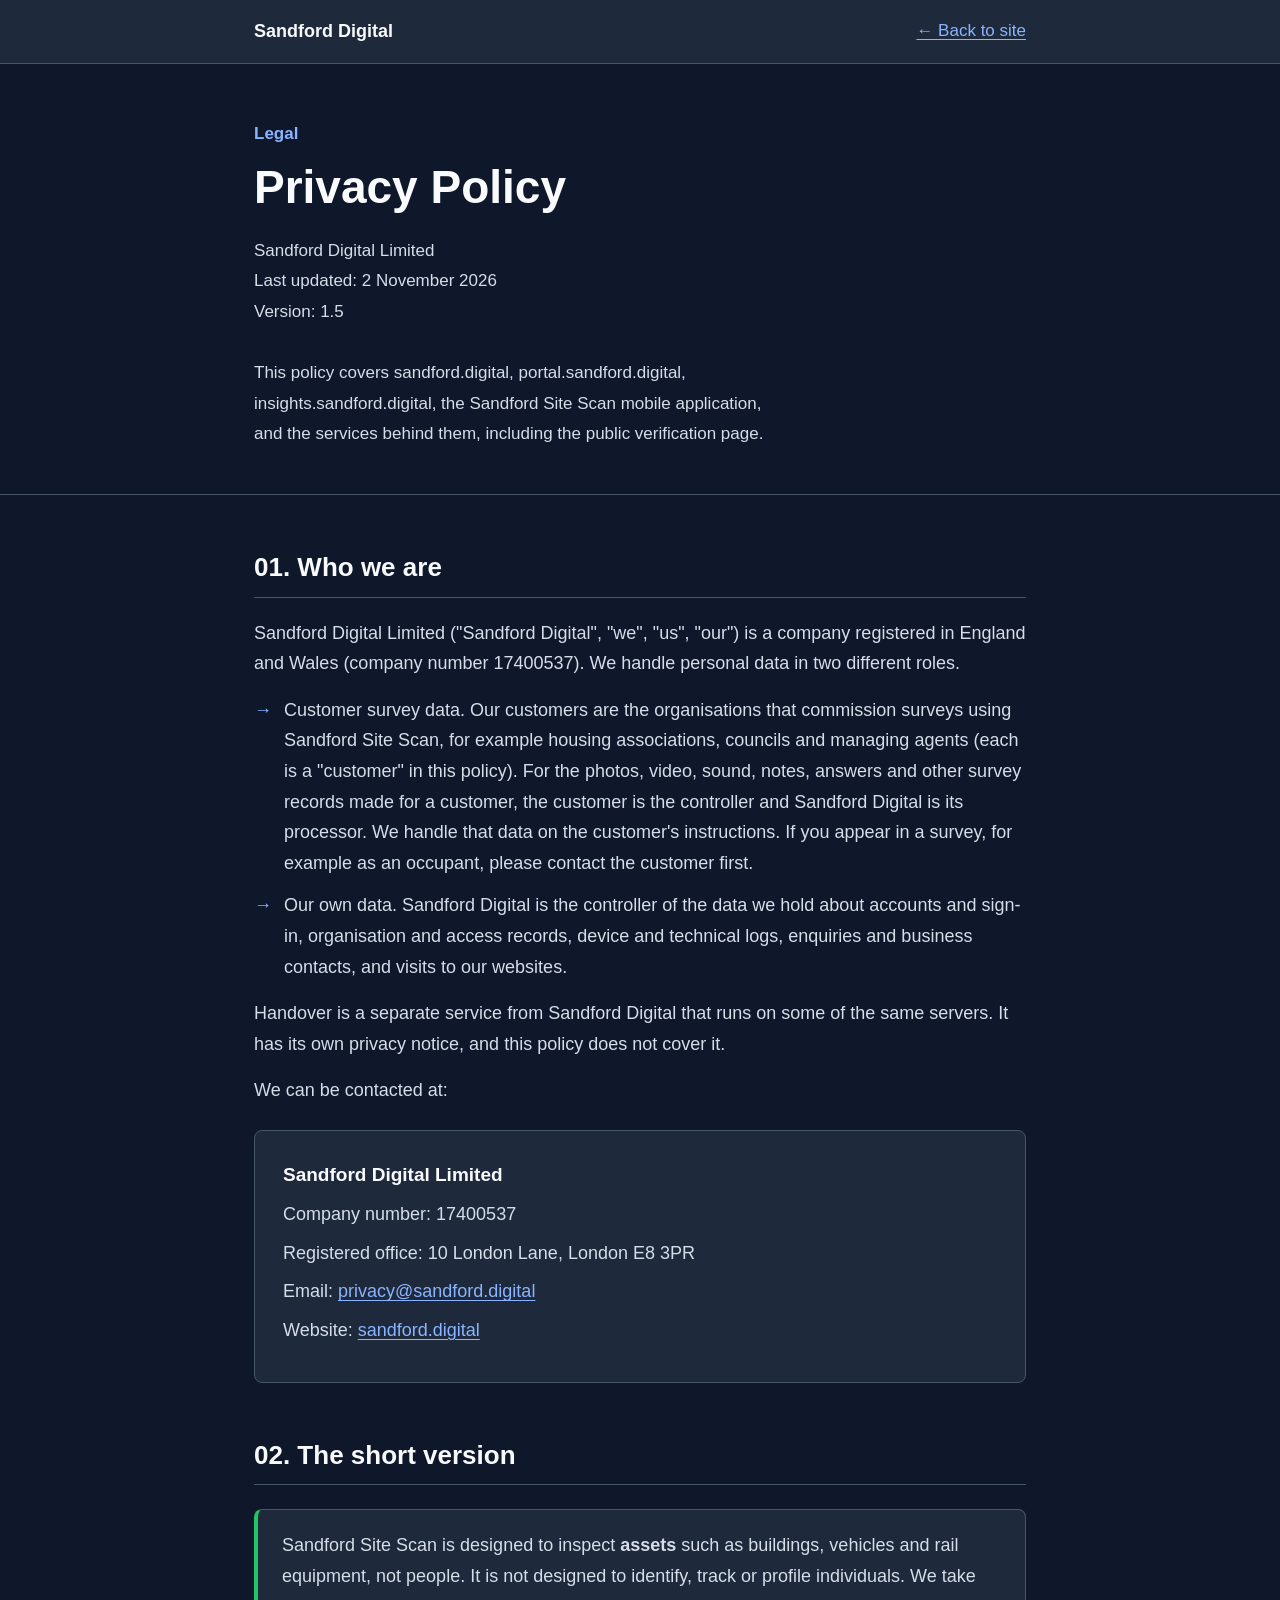
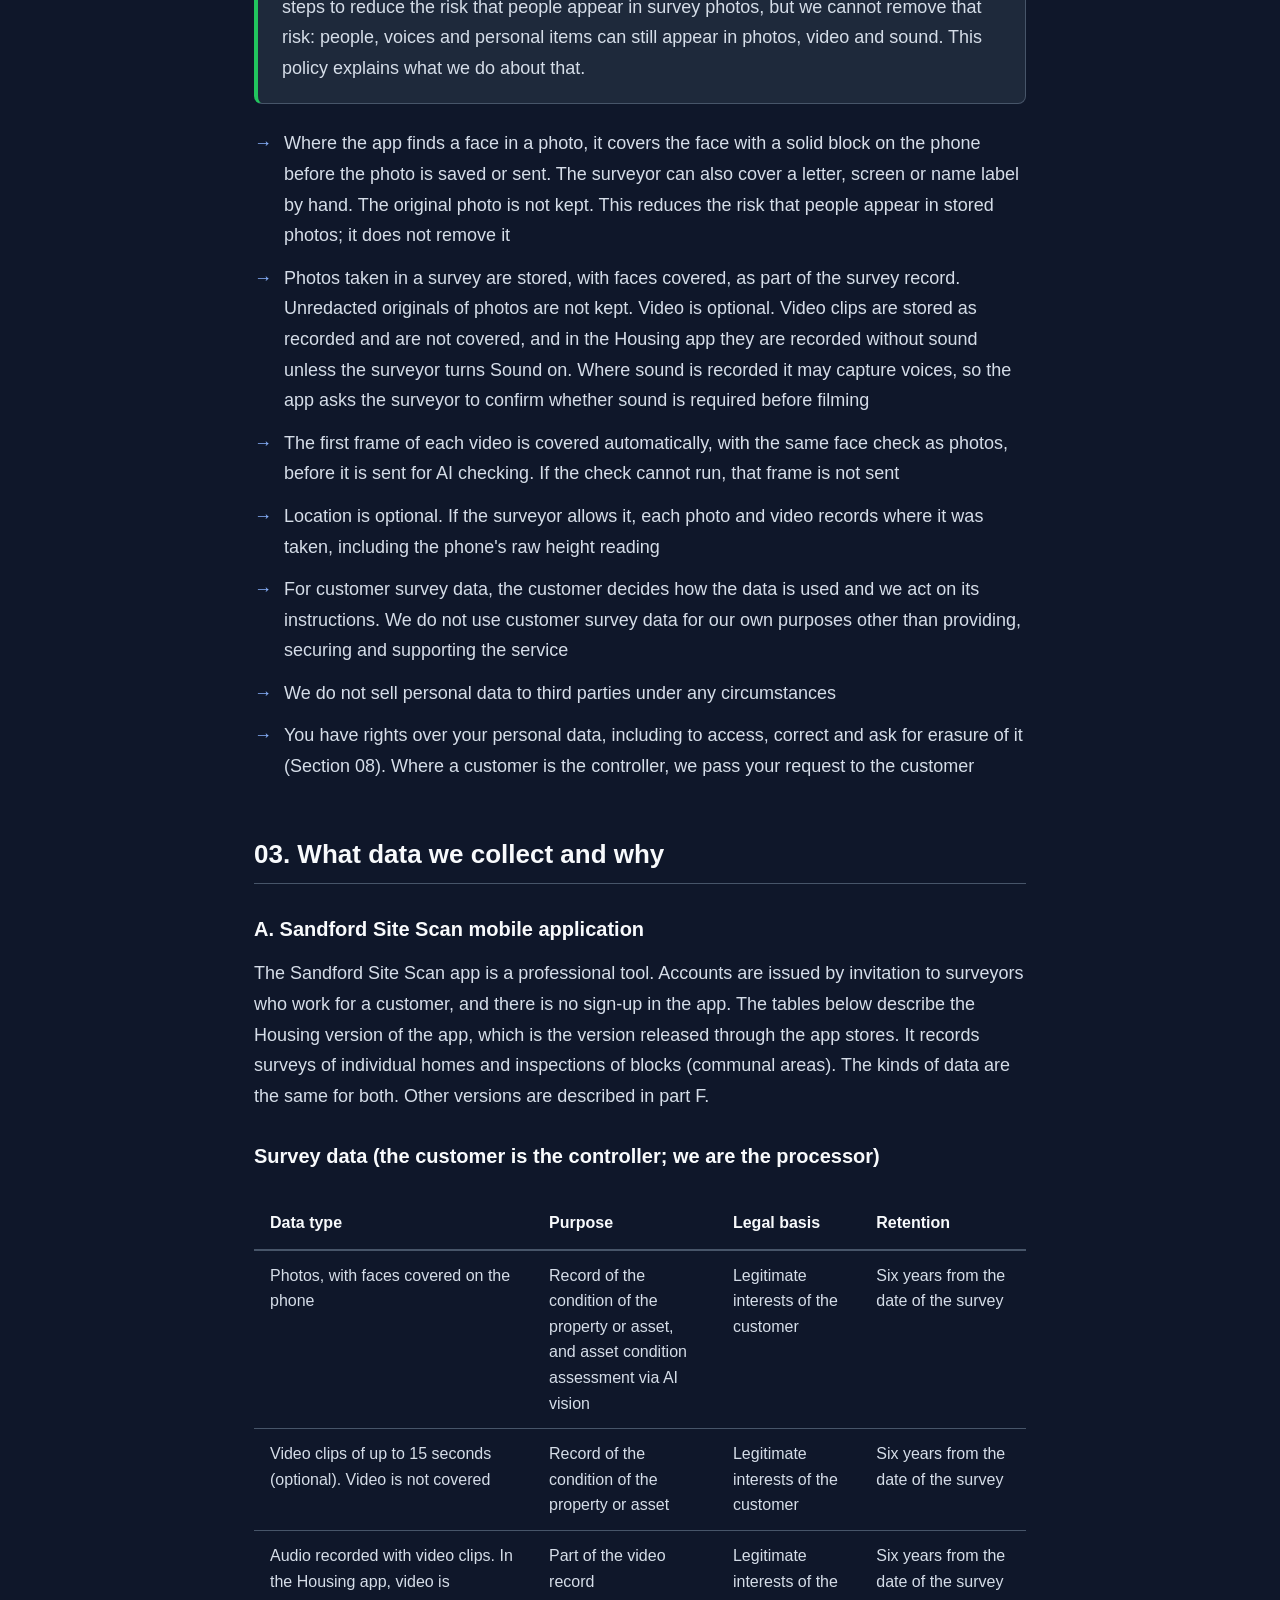
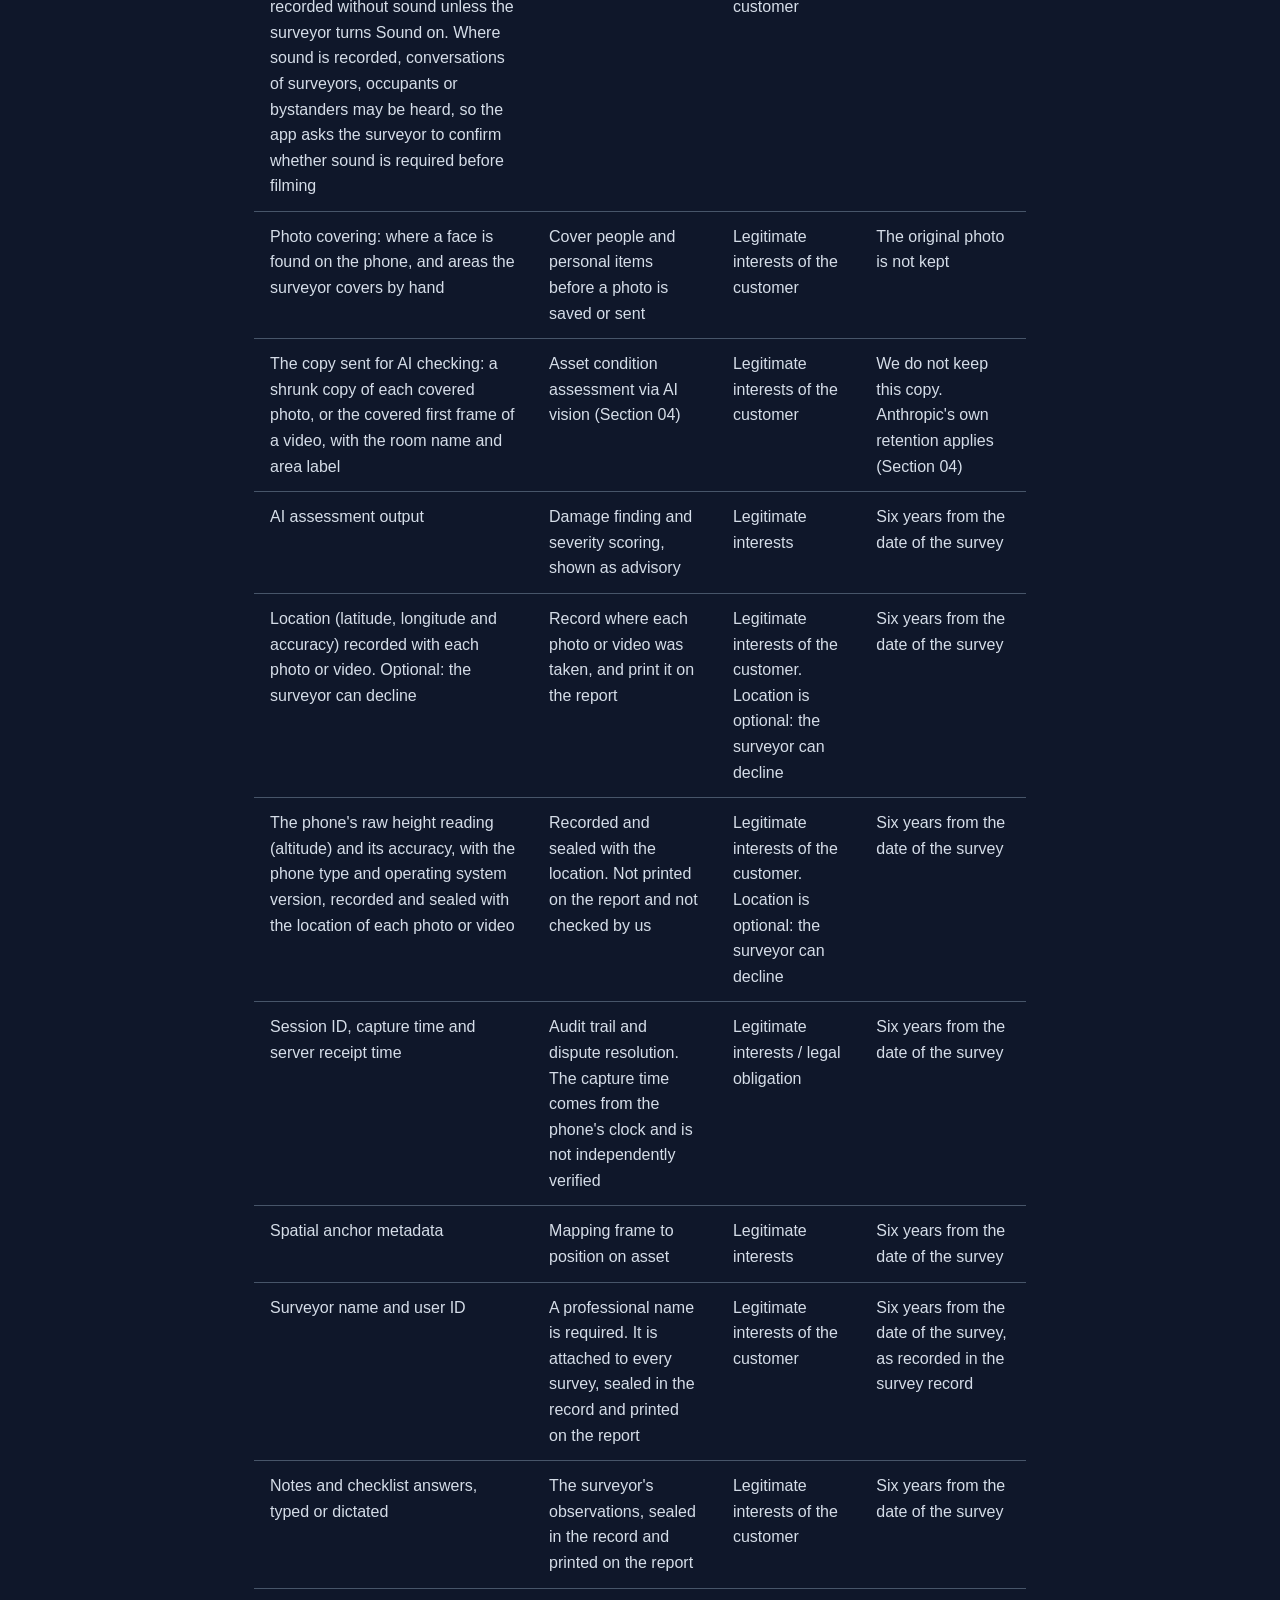
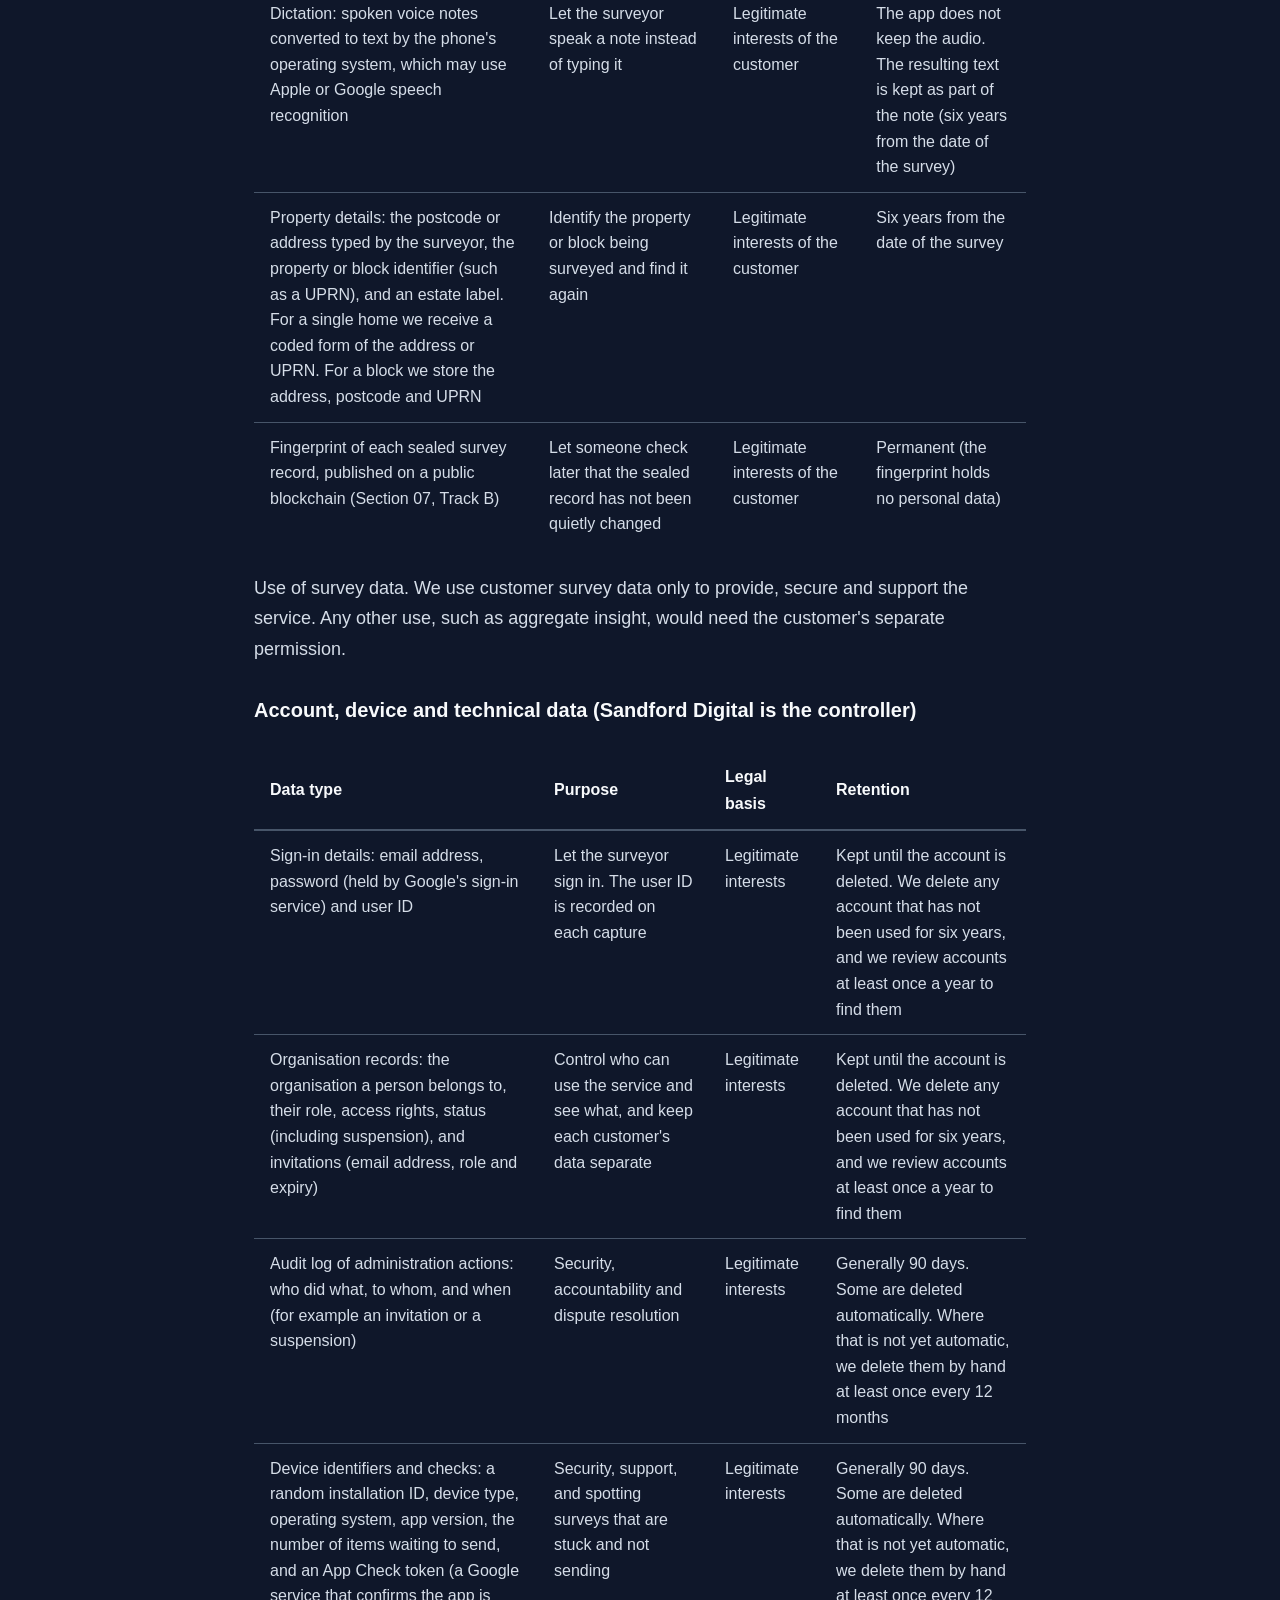
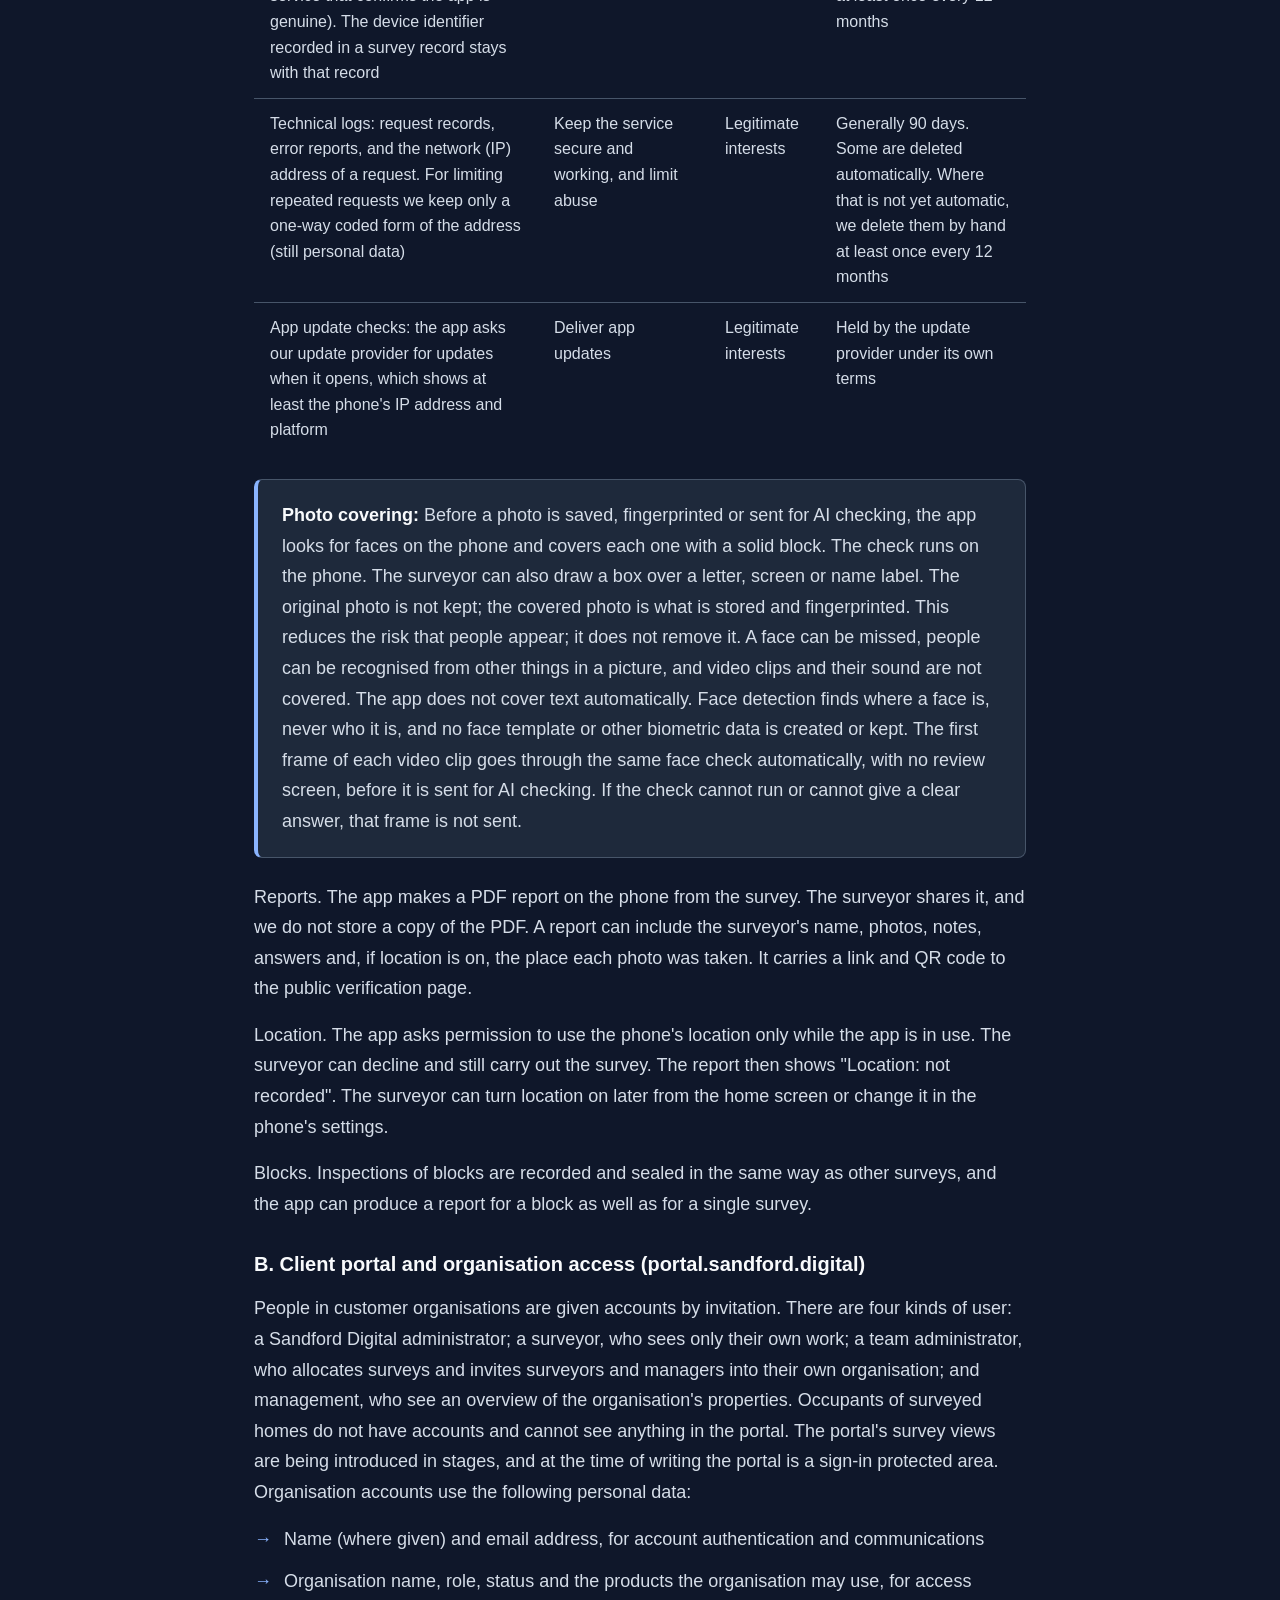
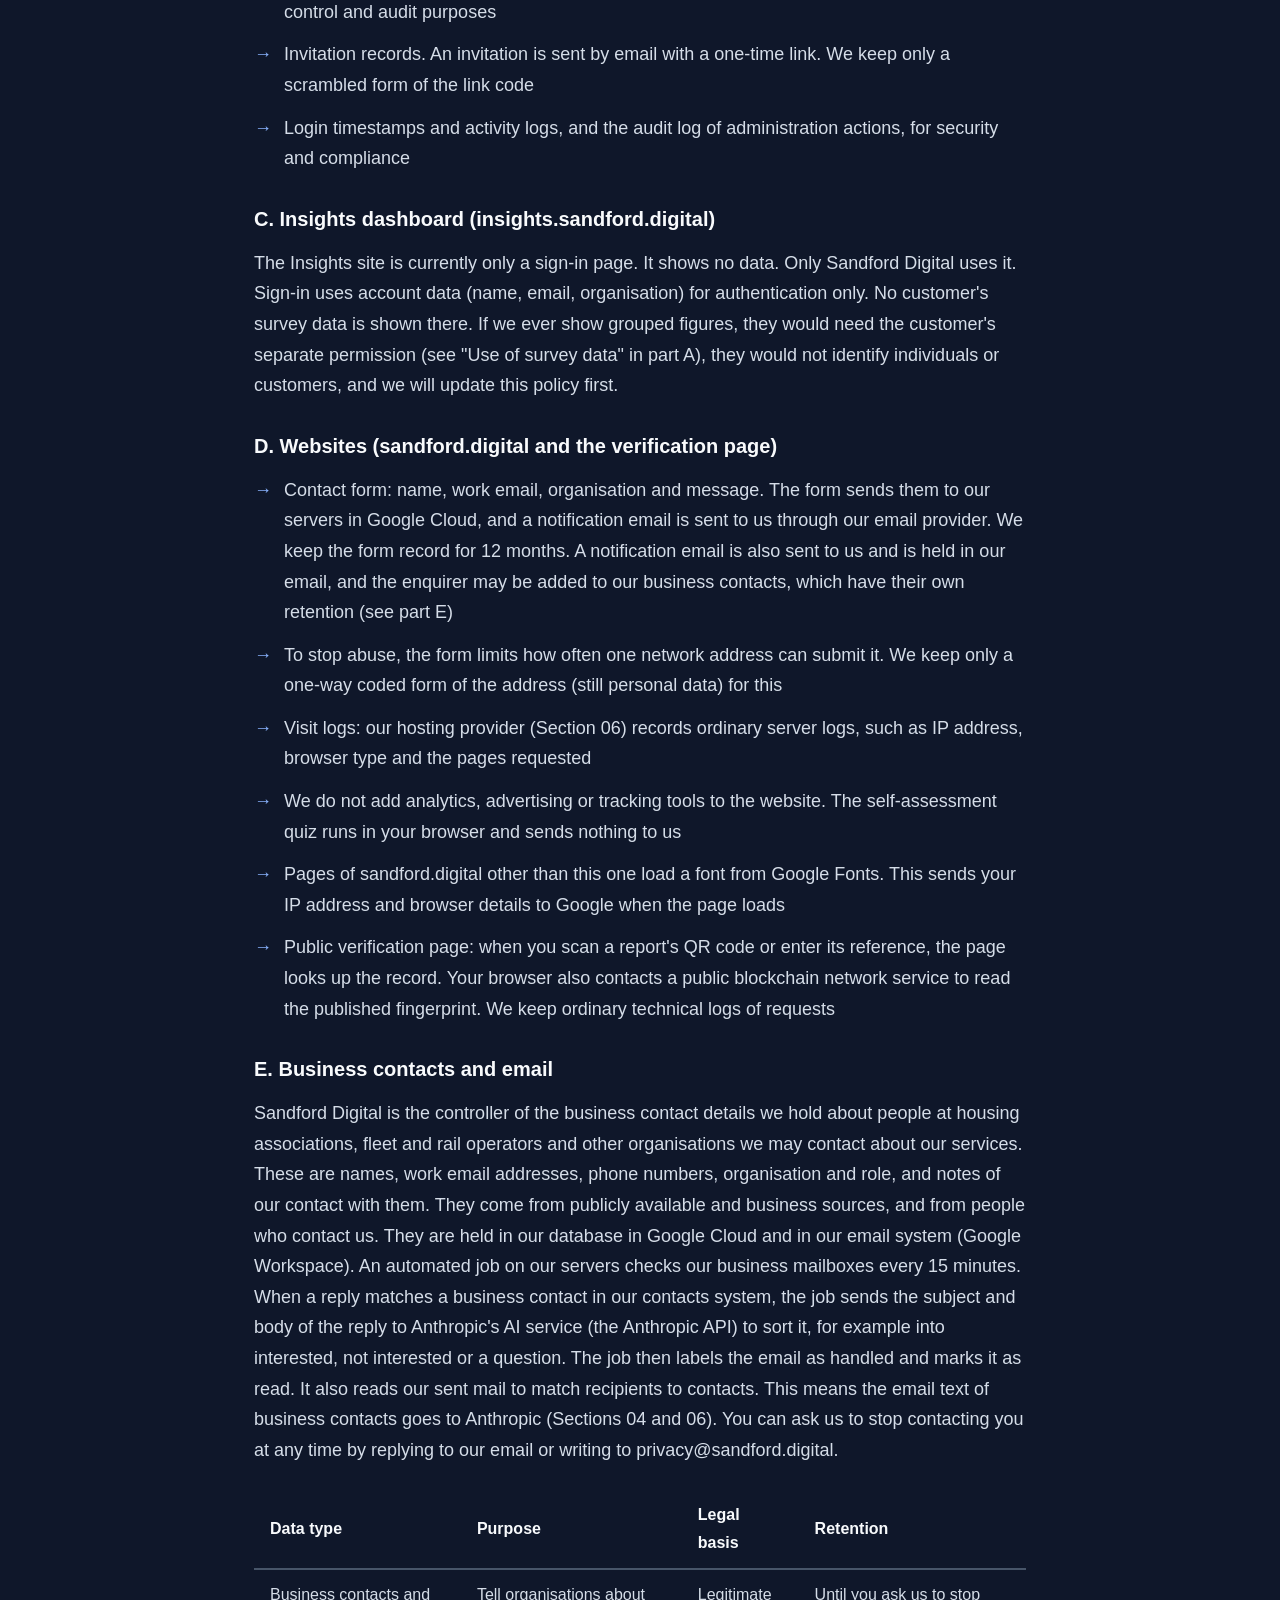
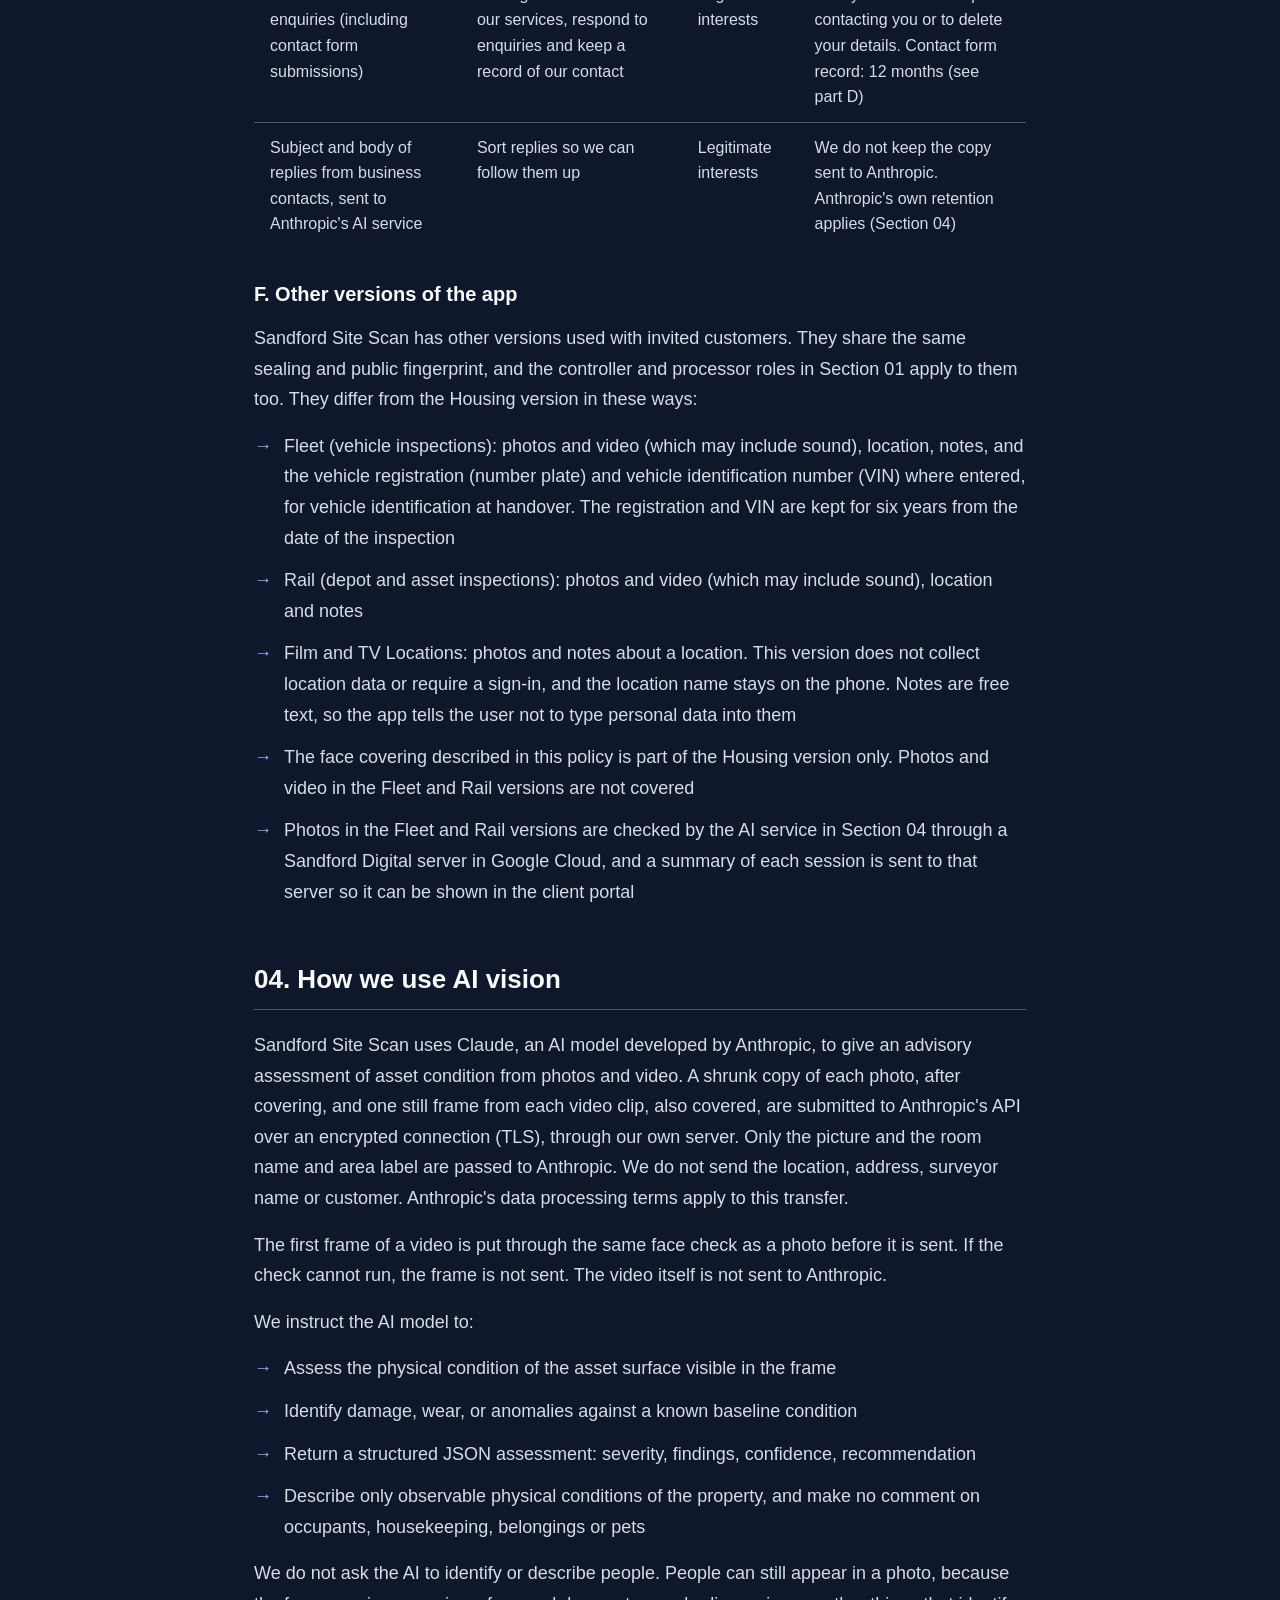
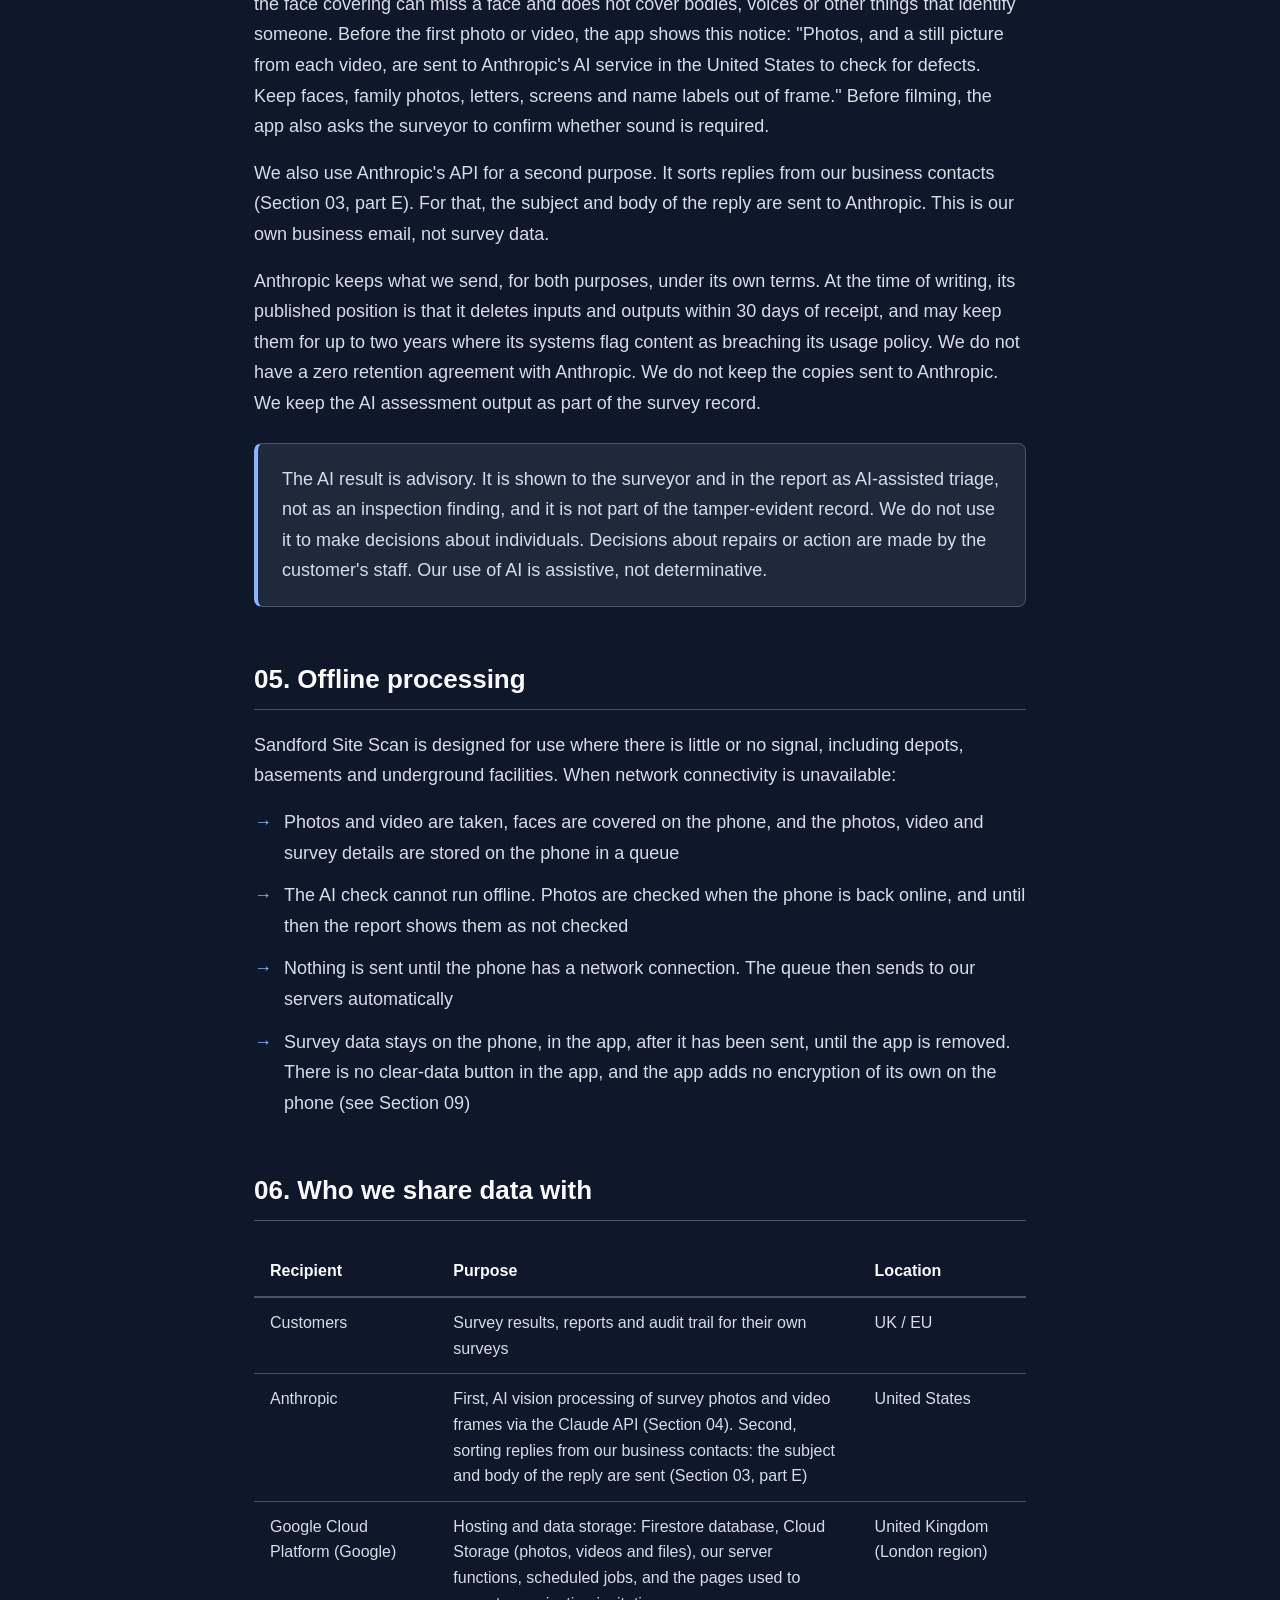
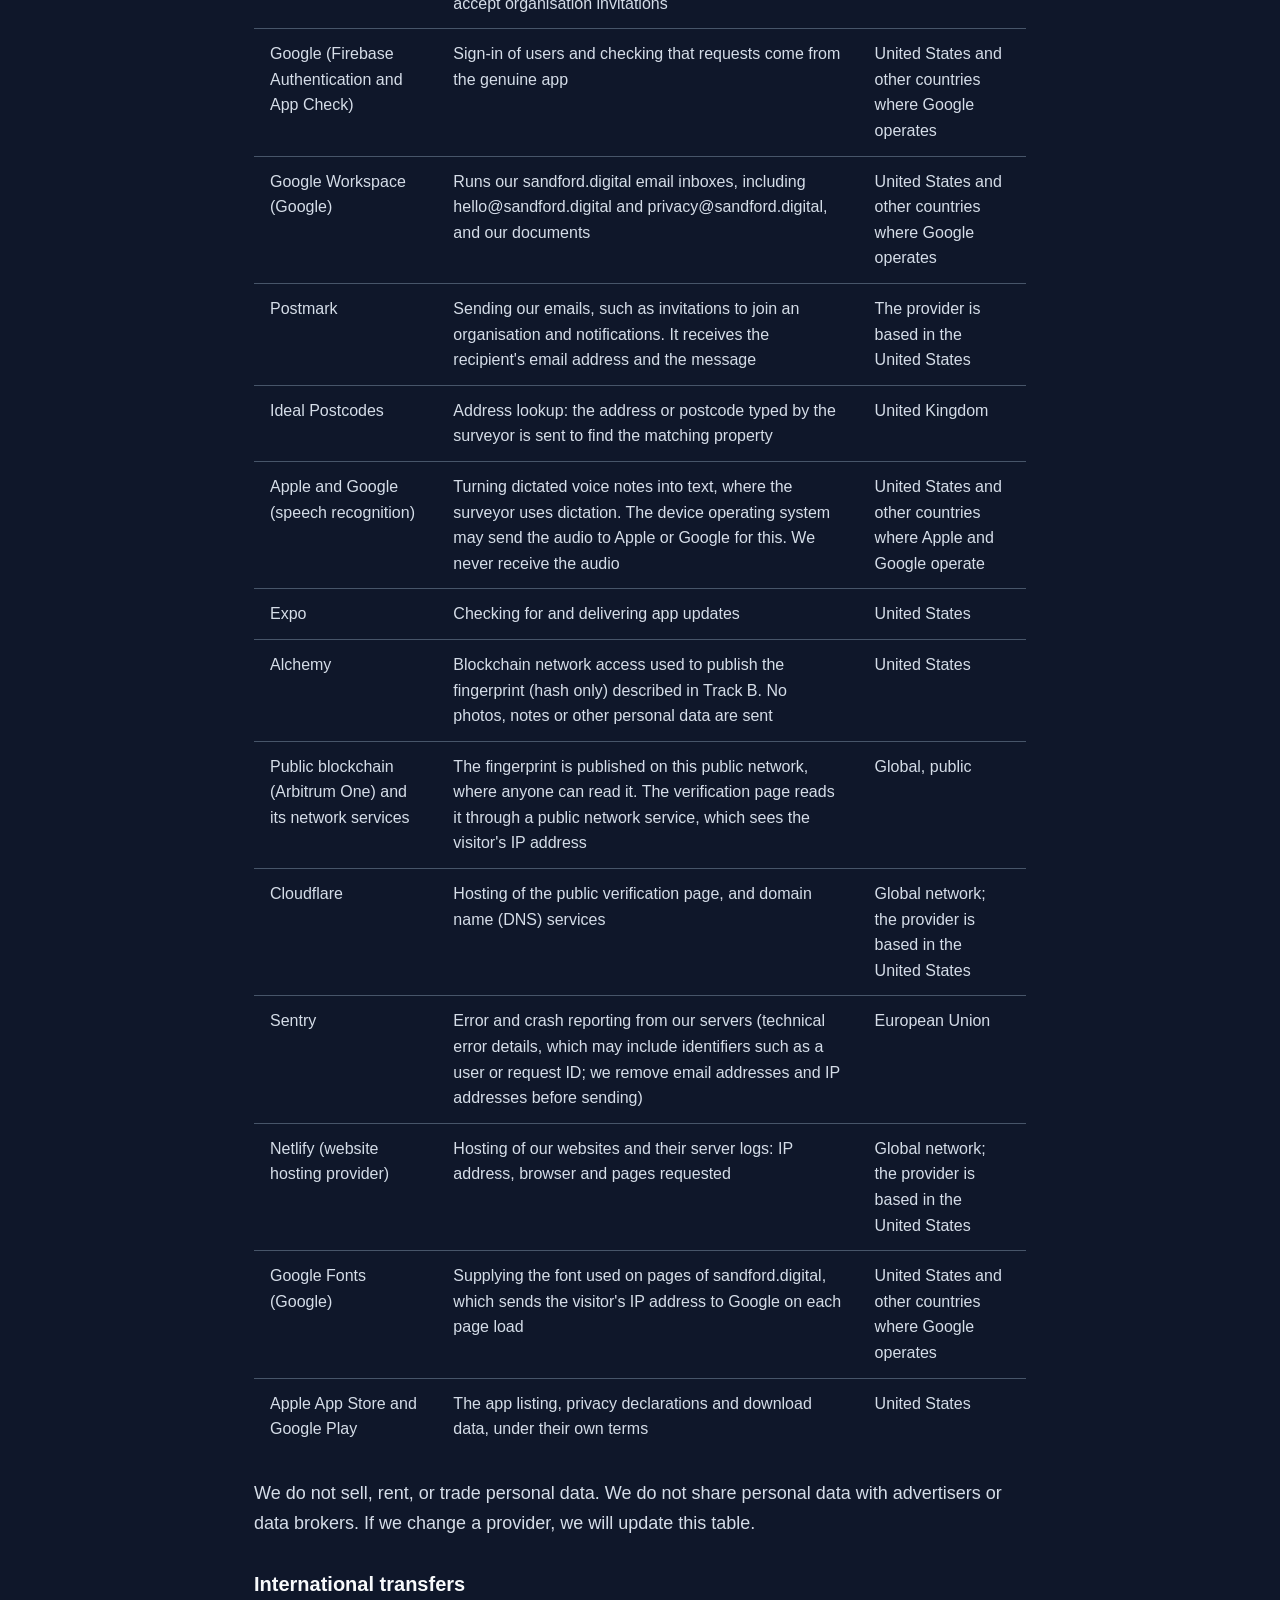
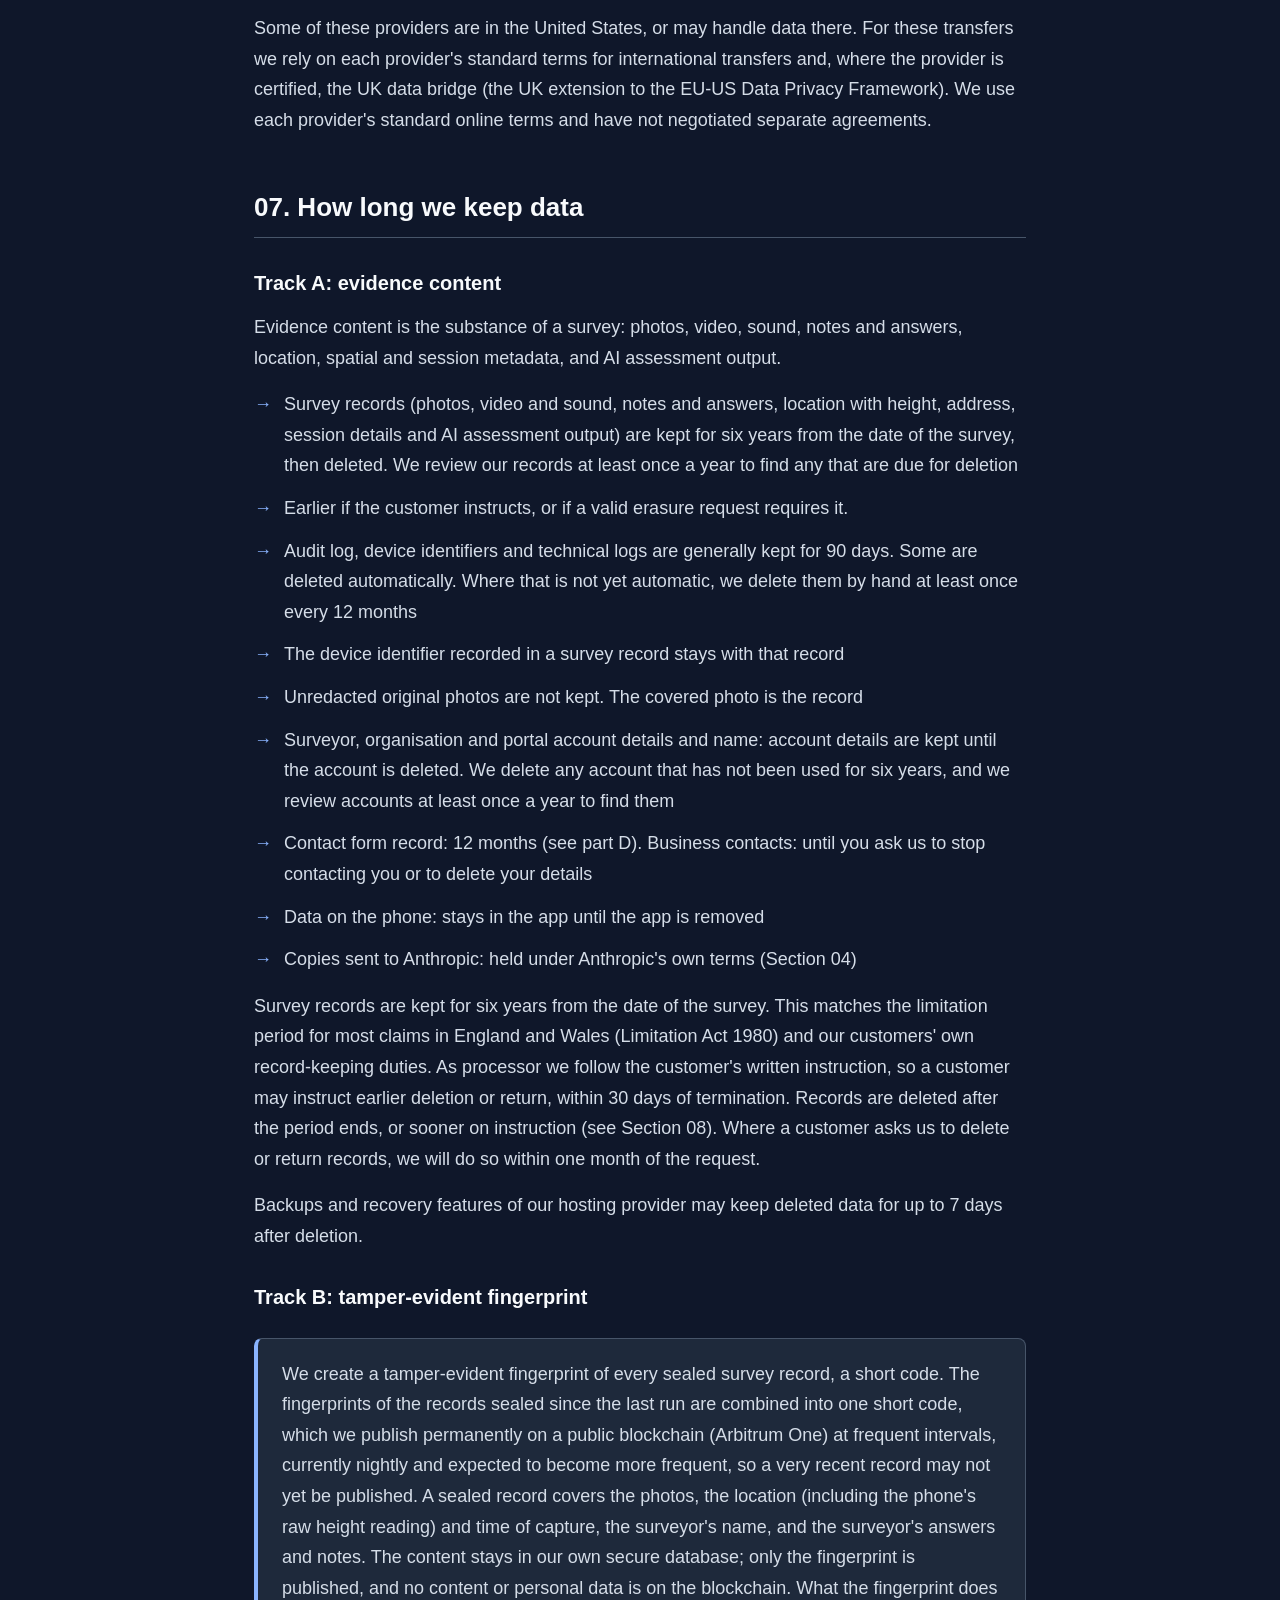
<file: privacy-policy.html>
<!DOCTYPE html>
<html lang="en">
<head>
  <meta charset="UTF-8" />
  <meta name="viewport" content="width=device-width, initial-scale=1.0" />
  <title>Privacy Policy — Sandford Digital Limited</title>
    <link rel="canonical" href="https://sandford.digital/privacy-policy" />
  <link rel="icon" type="image/svg+xml" href="/favicon.svg" />
  <meta name="description" content="Privacy Policy for Sandford Digital Limited and the Sandford Site Scan spatial triage SDK." />
  <style>
    *, *::before, *::after { box-sizing: border-box; margin: 0; padding: 0; }
    :root {
      --bg: #0f172a; --surface: #1e293b; --border: #475569;
      --text: #f8fafc; --muted: #d5dde8; --dim: #b4c0d0;
      --blue: #005FFF; --link: #8ab4ff; --green: #22c55e;
      --font-sans: Arial, Helvetica, sans-serif;
      --radius: 8px;
    }
    body { background: var(--bg); color: var(--text); font-family: var(--font-sans); font-size: 18px; line-height: 1.7; -webkit-font-smoothing: antialiased; }
    .container { max-width: 820px; margin: 0 auto; padding: 0 24px; }
    a { color: var(--link); text-decoration: underline; text-underline-offset: 3px; }
    a:hover { color: var(--text); }
    a:focus-visible { outline: 3px solid var(--link); outline-offset: 3px; border-radius: 2px; }

    nav { background: var(--surface); border-bottom: 1px solid var(--border); padding: 16px 0; }
    .nav-inner { display: flex; align-items: center; justify-content: space-between; gap: 16px; flex-wrap: wrap; }
    .nav-brand { font-size: 18px; font-weight: 700; color: var(--text); text-decoration: none; }
    .nav-back { font-size: 17px; color: var(--link); }

    .hero { padding: 56px 0 44px; border-bottom: 1px solid var(--border); }
    .hero-label { font-size: 17px; font-weight: 700; color: var(--link); margin-bottom: 12px; }
    .hero-title { font-size: clamp(32px, 5vw, 46px); font-weight: 700; line-height: 1.2; margin-bottom: 20px; }
    .hero-meta { font-size: 17px; color: var(--muted); line-height: 1.8; }

    .content { padding: 56px 0; }
    .content section { margin-bottom: 56px; }
    .content h2 { font-size: 26px; font-weight: 700; line-height: 1.3; color: var(--text); margin-bottom: 20px; padding-bottom: 12px; border-bottom: 1px solid var(--border); }
    .content h3 { font-size: 20px; font-weight: 700; color: var(--text); margin: 28px 0 12px; }
    .content p { color: var(--muted); margin-bottom: 16px; font-size: 18px; }
    .content ul { color: var(--muted); margin: 0 0 16px 0; padding-left: 0; list-style: none; display: flex; flex-direction: column; gap: 12px; }
    .content ul li { display: flex; align-items: flex-start; gap: 12px; font-size: 18px; }
    .content ul li::before { content: '→'; color: var(--link); flex-shrink: 0; }

    .highlight-box { background: var(--surface); border: 1px solid var(--border); border-left: 4px solid var(--link); border-radius: var(--radius); padding: 20px 24px; margin: 24px 0; }
    .highlight-box p { color: var(--muted); font-size: 18px; margin: 0; }

    .warning-box { background: var(--surface); border: 1px solid var(--border); border-left: 4px solid var(--green); border-radius: var(--radius); padding: 20px 24px; margin: 24px 0; }
    .warning-box p { color: var(--muted); font-size: 18px; margin: 0; }

    .data-table { width: 100%; border-collapse: collapse; margin: 24px 0; font-size: 16px; }
    .data-table th { font-size: 16px; font-weight: 700; color: var(--text); text-align: left; padding: 12px 16px; border-bottom: 2px solid var(--border); }
    .data-table td { color: var(--muted); padding: 12px 16px; border-bottom: 1px solid var(--border); vertical-align: top; line-height: 1.6; }
    .data-table tr:last-child td { border-bottom: none; }

    .contact-box { background: var(--surface); border: 1px solid var(--border); border-radius: var(--radius); padding: 28px; margin-top: 24px; }
    .contact-box p { color: var(--muted); font-size: 18px; margin-bottom: 8px; }

    @media (max-width: 600px) {
      .container { padding: 0 16px; }
      .content ul li, .content p, .highlight-box p, .warning-box p, .contact-box p { font-size: 17px; }
      .data-table, .data-table th, .data-table td { font-size: 15px; }
      .data-table th, .data-table td { padding: 10px 6px; overflow-wrap: anywhere; }
    }

    footer { border-top: 1px solid var(--border); padding: 32px 0; margin-top: 64px; }
    .footer-legal { font-size: 16px; color: var(--muted); line-height: 1.8; }
  </style>
</head>
<body>

  <nav>
    <div class="container">
      <div class="nav-inner">
        <a href="https://sandford.digital" class="nav-brand">Sandford Digital</a>
        <a href="https://sandford.digital" class="nav-back">← Back to site</a>
      </div>
    </div>
  </nav>

  <div class="hero">
    <div class="container">
      <p class="hero-label">Legal</p>
      <h1 class="hero-title">Privacy Policy</h1>
      <div class="hero-meta">
        Sandford Digital Limited<br/>
        Last updated: 2 November 2026<br/>
        Version: 1.5<br/>
        <br/>
        This policy covers sandford.digital, portal.sandford.digital,<br/>
        insights.sandford.digital, the Sandford Site Scan mobile application,<br/>
        and the services behind them, including the public verification page.
      </div>
    </div>
  </div>

  <div class="content">
    <div class="container">

      <!-- 1. Who we are -->
      <section>
        <h2>01. Who we are</h2>
        <p>Sandford Digital Limited ("Sandford Digital", "we", "us", "our") is a company registered in England and Wales (company number 17400537). We handle personal data in two different roles.</p>
        <ul>
          <li>Customer survey data. Our customers are the organisations that commission surveys using Sandford Site Scan, for example housing associations, councils and managing agents (each is a "customer" in this policy). For the photos, video, sound, notes, answers and other survey records made for a customer, the customer is the controller and Sandford Digital is its processor. We handle that data on the customer's instructions. If you appear in a survey, for example as an occupant, please contact the customer first.</li>
          <li>Our own data. Sandford Digital is the controller of the data we hold about accounts and sign-in, organisation and access records, device and technical logs, enquiries and business contacts, and visits to our websites.</li>
        </ul>
        <p>Handover is a separate service from Sandford Digital that runs on some of the same servers. It has its own privacy notice, and this policy does not cover it.</p>
        <p>We can be contacted at:</p>
        <div class="contact-box">
          <p><strong style="color:var(--text);font-size:19px;">Sandford Digital Limited</strong></p>
          <p>Company number: 17400537</p>
          <p>Registered office: 10 London Lane, London E8 3PR</p>
          <p>Email: <a href="mailto:privacy@sandford.digital">privacy@sandford.digital</a></p>
          <p>Website: <a href="https://sandford.digital">sandford.digital</a></p>
        </div>
      </section>

      <!-- 2. The short version -->
      <section>
        <h2>02. The short version</h2>
        <div class="warning-box">
          <p>Sandford Site Scan is designed to inspect <strong>assets</strong> such as buildings, vehicles and rail equipment, not people. It is not designed to identify, track or profile individuals. We take steps to reduce the risk that people appear in survey photos, but we cannot remove that risk: people, voices and personal items can still appear in photos, video and sound. This policy explains what we do about that.</p>
        </div>
        <ul>
          <li>Where the app finds a face in a photo, it covers the face with a solid block on the phone before the photo is saved or sent. The surveyor can also cover a letter, screen or name label by hand. The original photo is not kept. This reduces the risk that people appear in stored photos; it does not remove it</li>
          <li>Photos taken in a survey are stored, with faces covered, as part of the survey record. Unredacted originals of photos are not kept. Video is optional. Video clips are stored as recorded and are not covered, and in the Housing app they are recorded without sound unless the surveyor turns Sound on. Where sound is recorded it may capture voices, so the app asks the surveyor to confirm whether sound is required before filming</li>
          <li>The first frame of each video is covered automatically, with the same face check as photos, before it is sent for AI checking. If the check cannot run, that frame is not sent</li>
          <li>Location is optional. If the surveyor allows it, each photo and video records where it was taken, including the phone's raw height reading</li>
          <li>For customer survey data, the customer decides how the data is used and we act on its instructions. We do not use customer survey data for our own purposes other than providing, securing and supporting the service</li>
          <li>We do not sell personal data to third parties under any circumstances</li>
          <li>You have rights over your personal data, including to access, correct and ask for erasure of it (Section 08). Where a customer is the controller, we pass your request to the customer</li>
        </ul>
      </section>

      <!-- 3. What data we collect -->
      <section>
        <h2>03. What data we collect and why</h2>

        <h3>A. Sandford Site Scan mobile application</h3>
        <p>The Sandford Site Scan app is a professional tool. Accounts are issued by invitation to surveyors who work for a customer, and there is no sign-up in the app. The tables below describe the Housing version of the app, which is the version released through the app stores. It records surveys of individual homes and inspections of blocks (communal areas). The kinds of data are the same for both. Other versions are described in part F.</p>

        <h3>Survey data (the customer is the controller; we are the processor)</h3>
        <table class="data-table">
          <thead>
            <tr>
              <th>Data type</th>
              <th>Purpose</th>
              <th>Legal basis</th>
              <th>Retention</th>
            </tr>
          </thead>
          <tbody>
            <tr>
              <td>Photos, with faces covered on the phone</td>
              <td>Record of the condition of the property or asset, and asset condition assessment via AI vision</td>
              <td>Legitimate interests of the customer</td>
              <td>Six years from the date of the survey</td>
            </tr>
            <tr>
              <td>Video clips of up to 15 seconds (optional). Video is not covered</td>
              <td>Record of the condition of the property or asset</td>
              <td>Legitimate interests of the customer</td>
              <td>Six years from the date of the survey</td>
            </tr>
            <tr>
              <td>Audio recorded with video clips. In the Housing app, video is recorded without sound unless the surveyor turns Sound on. Where sound is recorded, conversations of surveyors, occupants or bystanders may be heard, so the app asks the surveyor to confirm whether sound is required before filming</td>
              <td>Part of the video record</td>
              <td>Legitimate interests of the customer</td>
              <td>Six years from the date of the survey</td>
            </tr>
            <tr>
              <td>Photo covering: where a face is found on the phone, and areas the surveyor covers by hand</td>
              <td>Cover people and personal items before a photo is saved or sent</td>
              <td>Legitimate interests of the customer</td>
              <td>The original photo is not kept</td>
            </tr>
            <tr>
              <td>The copy sent for AI checking: a shrunk copy of each covered photo, or the covered first frame of a video, with the room name and area label</td>
              <td>Asset condition assessment via AI vision (Section 04)</td>
              <td>Legitimate interests of the customer</td>
              <td>We do not keep this copy. Anthropic's own retention applies (Section 04)</td>
            </tr>
            <tr>
              <td>AI assessment output</td>
              <td>Damage finding and severity scoring, shown as advisory</td>
              <td>Legitimate interests</td>
              <td>Six years from the date of the survey</td>
            </tr>
            <tr>
              <td>Location (latitude, longitude and accuracy) recorded with each photo or video. Optional: the surveyor can decline</td>
              <td>Record where each photo or video was taken, and print it on the report</td>
              <td>Legitimate interests of the customer. Location is optional: the surveyor can decline</td>
              <td>Six years from the date of the survey</td>
            </tr>
            <tr>
              <td>The phone's raw height reading (altitude) and its accuracy, with the phone type and operating system version, recorded and sealed with the location of each photo or video</td>
              <td>Recorded and sealed with the location. Not printed on the report and not checked by us</td>
              <td>Legitimate interests of the customer. Location is optional: the surveyor can decline</td>
              <td>Six years from the date of the survey</td>
            </tr>
            <tr>
              <td>Session ID, capture time and server receipt time</td>
              <td>Audit trail and dispute resolution. The capture time comes from the phone's clock and is not independently verified</td>
              <td>Legitimate interests / legal obligation</td>
              <td>Six years from the date of the survey</td>
            </tr>
            <tr>
              <td>Spatial anchor metadata</td>
              <td>Mapping frame to position on asset</td>
              <td>Legitimate interests</td>
              <td>Six years from the date of the survey</td>
            </tr>
            <tr>
              <td>Surveyor name and user ID</td>
              <td>A professional name is required. It is attached to every survey, sealed in the record and printed on the report</td>
              <td>Legitimate interests of the customer</td>
              <td>Six years from the date of the survey, as recorded in the survey record</td>
            </tr>
            <tr>
              <td>Notes and checklist answers, typed or dictated</td>
              <td>The surveyor's observations, sealed in the record and printed on the report</td>
              <td>Legitimate interests of the customer</td>
              <td>Six years from the date of the survey</td>
            </tr>
            <tr>
              <td>Dictation: spoken voice notes converted to text by the phone's operating system, which may use Apple or Google speech recognition</td>
              <td>Let the surveyor speak a note instead of typing it</td>
              <td>Legitimate interests of the customer</td>
              <td>The app does not keep the audio. The resulting text is kept as part of the note (six years from the date of the survey)</td>
            </tr>
            <tr>
              <td>Property details: the postcode or address typed by the surveyor, the property or block identifier (such as a UPRN), and an estate label. For a single home we receive a coded form of the address or UPRN. For a block we store the address, postcode and UPRN</td>
              <td>Identify the property or block being surveyed and find it again</td>
              <td>Legitimate interests of the customer</td>
              <td>Six years from the date of the survey</td>
            </tr>
            <tr>
              <td>Fingerprint of each sealed survey record, published on a public blockchain (Section 07, Track B)</td>
              <td>Let someone check later that the sealed record has not been quietly changed</td>
              <td>Legitimate interests of the customer</td>
              <td>Permanent (the fingerprint holds no personal data)</td>
            </tr>
          </tbody>
        </table>

        <p>Use of survey data. We use customer survey data only to provide, secure and support the service. Any other use, such as aggregate insight, would need the customer's separate permission.</p>

        <h3>Account, device and technical data (Sandford Digital is the controller)</h3>
        <table class="data-table">
          <thead>
            <tr>
              <th>Data type</th>
              <th>Purpose</th>
              <th>Legal basis</th>
              <th>Retention</th>
            </tr>
          </thead>
          <tbody>
            <tr>
              <td>Sign-in details: email address, password (held by Google's sign-in service) and user ID</td>
              <td>Let the surveyor sign in. The user ID is recorded on each capture</td>
              <td>Legitimate interests</td>
              <td>Kept until the account is deleted. We delete any account that has not been used for six years, and we review accounts at least once a year to find them</td>
            </tr>
            <tr>
              <td>Organisation records: the organisation a person belongs to, their role, access rights, status (including suspension), and invitations (email address, role and expiry)</td>
              <td>Control who can use the service and see what, and keep each customer's data separate</td>
              <td>Legitimate interests</td>
              <td>Kept until the account is deleted. We delete any account that has not been used for six years, and we review accounts at least once a year to find them</td>
            </tr>
            <tr>
              <td>Audit log of administration actions: who did what, to whom, and when (for example an invitation or a suspension)</td>
              <td>Security, accountability and dispute resolution</td>
              <td>Legitimate interests</td>
              <td>Generally 90 days. Some are deleted automatically. Where that is not yet automatic, we delete them by hand at least once every 12 months</td>
            </tr>
            <tr>
              <td>Device identifiers and checks: a random installation ID, device type, operating system, app version, the number of items waiting to send, and an App Check token (a Google service that confirms the app is genuine). The device identifier recorded in a survey record stays with that record</td>
              <td>Security, support, and spotting surveys that are stuck and not sending</td>
              <td>Legitimate interests</td>
              <td>Generally 90 days. Some are deleted automatically. Where that is not yet automatic, we delete them by hand at least once every 12 months</td>
            </tr>
            <tr>
              <td>Technical logs: request records, error reports, and the network (IP) address of a request. For limiting repeated requests we keep only a one-way coded form of the address (still personal data)</td>
              <td>Keep the service secure and working, and limit abuse</td>
              <td>Legitimate interests</td>
              <td>Generally 90 days. Some are deleted automatically. Where that is not yet automatic, we delete them by hand at least once every 12 months</td>
            </tr>
            <tr>
              <td>App update checks: the app asks our update provider for updates when it opens, which shows at least the phone's IP address and platform</td>
              <td>Deliver app updates</td>
              <td>Legitimate interests</td>
              <td>Held by the update provider under its own terms</td>
            </tr>
          </tbody>
        </table>

        <div class="highlight-box">
          <p><strong style="color:var(--text)">Photo covering:</strong> Before a photo is saved, fingerprinted or sent for AI checking, the app looks for faces on the phone and covers each one with a solid block. The check runs on the phone. The surveyor can also draw a box over a letter, screen or name label. The original photo is not kept; the covered photo is what is stored and fingerprinted. This reduces the risk that people appear; it does not remove it. A face can be missed, people can be recognised from other things in a picture, and video clips and their sound are not covered. The app does not cover text automatically. Face detection finds where a face is, never who it is, and no face template or other biometric data is created or kept. The first frame of each video clip goes through the same face check automatically, with no review screen, before it is sent for AI checking. If the check cannot run or cannot give a clear answer, that frame is not sent.</p>
        </div>

        <p>Reports. The app makes a PDF report on the phone from the survey. The surveyor shares it, and we do not store a copy of the PDF. A report can include the surveyor's name, photos, notes, answers and, if location is on, the place each photo was taken. It carries a link and QR code to the public verification page.</p>
        <p>Location. The app asks permission to use the phone's location only while the app is in use. The surveyor can decline and still carry out the survey. The report then shows "Location: not recorded". The surveyor can turn location on later from the home screen or change it in the phone's settings.</p>
        <p>Blocks. Inspections of blocks are recorded and sealed in the same way as other surveys, and the app can produce a report for a block as well as for a single survey.</p>

        <h3>B. Client portal and organisation access (portal.sandford.digital)</h3>
        <p>People in customer organisations are given accounts by invitation. There are four kinds of user: a Sandford Digital administrator; a surveyor, who sees only their own work; a team administrator, who allocates surveys and invites surveyors and managers into their own organisation; and management, who see an overview of the organisation's properties. Occupants of surveyed homes do not have accounts and cannot see anything in the portal. The portal's survey views are being introduced in stages, and at the time of writing the portal is a sign-in protected area. Organisation accounts use the following personal data:</p>
        <ul>
          <li>Name (where given) and email address, for account authentication and communications</li>
          <li>Organisation name, role, status and the products the organisation may use, for access control and audit purposes</li>
          <li>Invitation records. An invitation is sent by email with a one-time link. We keep only a scrambled form of the link code</li>
          <li>Login timestamps and activity logs, and the audit log of administration actions, for security and compliance</li>
        </ul>

        <h3>C. Insights dashboard (insights.sandford.digital)</h3>
        <!-- MUST be updated when the Insights site shows data to anyone other than Sandford Digital. -->
        <p>The Insights site is currently only a sign-in page. It shows no data. Only Sandford Digital uses it. Sign-in uses account data (name, email, organisation) for authentication only. No customer's survey data is shown there. If we ever show grouped figures, they would need the customer's separate permission (see "Use of survey data" in part A), they would not identify individuals or customers, and we will update this policy first.</p>

        <h3>D. Websites (sandford.digital and the verification page)</h3>
        <ul>
          <li>Contact form: name, work email, organisation and message. The form sends them to our servers in Google Cloud, and a notification email is sent to us through our email provider. We keep the form record for 12 months. A notification email is also sent to us and is held in our email, and the enquirer may be added to our business contacts, which have their own retention (see part E)</li>
          <li>To stop abuse, the form limits how often one network address can submit it. We keep only a one-way coded form of the address (still personal data) for this</li>
          <li>Visit logs: our hosting provider (Section 06) records ordinary server logs, such as IP address, browser type and the pages requested</li>
          <li>We do not add analytics, advertising or tracking tools to the website. The self-assessment quiz runs in your browser and sends nothing to us</li>
          <li>Pages of sandford.digital other than this one load a font from Google Fonts. This sends your IP address and browser details to Google when the page loads</li>
          <li>Public verification page: when you scan a report's QR code or enter its reference, the page looks up the record. Your browser also contacts a public blockchain network service to read the published fingerprint. We keep ordinary technical logs of requests</li>
        </ul>

        <h3>E. Business contacts and email</h3>
        <p>Sandford Digital is the controller of the business contact details we hold about people at housing associations, fleet and rail operators and other organisations we may contact about our services. These are names, work email addresses, phone numbers, organisation and role, and notes of our contact with them. They come from publicly available and business sources, and from people who contact us. They are held in our database in Google Cloud and in our email system (Google Workspace). An automated job on our servers checks our business mailboxes every 15 minutes. When a reply matches a business contact in our contacts system, the job sends the subject and body of the reply to Anthropic's AI service (the Anthropic API) to sort it, for example into interested, not interested or a question. The job then labels the email as handled and marks it as read. It also reads our sent mail to match recipients to contacts. This means the email text of business contacts goes to Anthropic (Sections 04 and 06). You can ask us to stop contacting you at any time by replying to our email or writing to privacy@sandford.digital.</p>
        <table class="data-table">
          <thead>
            <tr>
              <th>Data type</th>
              <th>Purpose</th>
              <th>Legal basis</th>
              <th>Retention</th>
            </tr>
          </thead>
          <tbody>
            <tr>
              <td>Business contacts and enquiries (including contact form submissions)</td>
              <td>Tell organisations about our services, respond to enquiries and keep a record of our contact</td>
              <td>Legitimate interests</td>
              <td>Until you ask us to stop contacting you or to delete your details. Contact form record: 12 months (see part D)</td>
            </tr>
            <tr>
              <td>Subject and body of replies from business contacts, sent to Anthropic's AI service</td>
              <td>Sort replies so we can follow them up</td>
              <td>Legitimate interests</td>
              <td>We do not keep the copy sent to Anthropic. Anthropic's own retention applies (Section 04)</td>
            </tr>
          </tbody>
        </table>

        <h3>F. Other versions of the app</h3>
        <p>Sandford Site Scan has other versions used with invited customers. They share the same sealing and public fingerprint, and the controller and processor roles in Section 01 apply to them too. They differ from the Housing version in these ways:</p>
        <ul>
          <li>Fleet (vehicle inspections): photos and video (which may include sound), location, notes, and the vehicle registration (number plate) and vehicle identification number (VIN) where entered, for vehicle identification at handover. The registration and VIN are kept for six years from the date of the inspection</li>
          <li>Rail (depot and asset inspections): photos and video (which may include sound), location and notes</li>
          <li>Film and TV Locations: photos and notes about a location. This version does not collect location data or require a sign-in, and the location name stays on the phone. Notes are free text, so the app tells the user not to type personal data into them</li>
          <li>The face covering described in this policy is part of the Housing version only. Photos and video in the Fleet and Rail versions are not covered</li>
          <li>Photos in the Fleet and Rail versions are checked by the AI service in Section 04 through a Sandford Digital server in Google Cloud, and a summary of each session is sent to that server so it can be shown in the client portal</li>
        </ul>
      </section>

      <!-- 4. How we use AI -->
      <section>
        <h2>04. How we use AI vision</h2>
        <p>Sandford Site Scan uses Claude, an AI model developed by Anthropic, to give an advisory assessment of asset condition from photos and video. A shrunk copy of each photo, after covering, and one still frame from each video clip, also covered, are submitted to Anthropic's API over an encrypted connection (TLS), through our own server. Only the picture and the room name and area label are passed to Anthropic. We do not send the location, address, surveyor name or customer. Anthropic's data processing terms apply to this transfer.</p>
        <p>The first frame of a video is put through the same face check as a photo before it is sent. If the check cannot run, the frame is not sent. The video itself is not sent to Anthropic.</p>
        <p>We instruct the AI model to:</p>
        <ul>
          <li>Assess the physical condition of the asset surface visible in the frame</li>
          <li>Identify damage, wear, or anomalies against a known baseline condition</li>
          <li>Return a structured JSON assessment: severity, findings, confidence, recommendation</li>
          <li>Describe only observable physical conditions of the property, and make no comment on occupants, housekeeping, belongings or pets</li>
        </ul>
        <p>We do not ask the AI to identify or describe people. People can still appear in a photo, because the face covering can miss a face and does not cover bodies, voices or other things that identify someone. Before the first photo or video, the app shows this notice: "Photos, and a still picture from each video, are sent to Anthropic's AI service in the United States to check for defects. Keep faces, family photos, letters, screens and name labels out of frame." Before filming, the app also asks the surveyor to confirm whether sound is required.</p>
        <p>We also use Anthropic's API for a second purpose. It sorts replies from our business contacts (Section 03, part E). For that, the subject and body of the reply are sent to Anthropic. This is our own business email, not survey data.</p>
        <p>Anthropic keeps what we send, for both purposes, under its own terms. At the time of writing, its published position is that it deletes inputs and outputs within 30 days of receipt, and may keep them for up to two years where its systems flag content as breaching its usage policy. We do not have a zero retention agreement with Anthropic. We do not keep the copies sent to Anthropic. We keep the AI assessment output as part of the survey record.</p>
        <div class="highlight-box">
          <p>The AI result is advisory. It is shown to the surveyor and in the report as AI-assisted triage, not as an inspection finding, and it is not part of the tamper-evident record. We do not use it to make decisions about individuals. Decisions about repairs or action are made by the customer's staff. Our use of AI is assistive, not determinative.</p>
        </div>
      </section>

      <!-- 5. Offline processing -->
      <section>
        <h2>05. Offline processing</h2>
        <p>Sandford Site Scan is designed for use where there is little or no signal, including depots, basements and underground facilities. When network connectivity is unavailable:</p>
        <ul>
          <li>Photos and video are taken, faces are covered on the phone, and the photos, video and survey details are stored on the phone in a queue</li>
          <li>The AI check cannot run offline. Photos are checked when the phone is back online, and until then the report shows them as not checked</li>
          <li>Nothing is sent until the phone has a network connection. The queue then sends to our servers automatically</li>
          <li>Survey data stays on the phone, in the app, after it has been sent, until the app is removed. There is no clear-data button in the app, and the app adds no encryption of its own on the phone (see Section 09)</li>
        </ul>
      </section>

      <!-- 6. Data sharing -->
      <section>
        <h2>06. Who we share data with</h2>
        <table class="data-table">
          <thead>
            <tr>
              <th>Recipient</th>
              <th>Purpose</th>
              <th>Location</th>
            </tr>
          </thead>
          <tbody>
            <tr>
              <td>Customers</td>
              <td>Survey results, reports and audit trail for their own surveys</td>
              <td>UK / EU</td>
            </tr>
            <tr>
              <td>Anthropic</td>
              <td>First, AI vision processing of survey photos and video frames via the Claude API (Section 04). Second, sorting replies from our business contacts: the subject and body of the reply are sent (Section 03, part E)</td>
              <td>United States</td>
            </tr>
            <tr>
              <td>Google Cloud Platform (Google)</td>
              <td>Hosting and data storage: Firestore database, Cloud Storage (photos, videos and files), our server functions, scheduled jobs, and the pages used to accept organisation invitations</td>
              <td>United Kingdom (London region)</td>
            </tr>
            <tr>
              <td>Google (Firebase Authentication and App Check)</td>
              <td>Sign-in of users and checking that requests come from the genuine app</td>
              <td>United States and other countries where Google operates</td>
            </tr>
            <tr>
              <td>Google Workspace (Google)</td>
              <td>Runs our sandford.digital email inboxes, including hello@sandford.digital and privacy@sandford.digital, and our documents</td>
              <td>United States and other countries where Google operates</td>
            </tr>
            <tr>
              <td>Postmark</td>
              <td>Sending our emails, such as invitations to join an organisation and notifications. It receives the recipient's email address and the message</td>
              <td>The provider is based in the United States</td>
            </tr>
            <tr>
              <td>Ideal Postcodes</td>
              <td>Address lookup: the address or postcode typed by the surveyor is sent to find the matching property</td>
              <td>United Kingdom</td>
            </tr>
            <tr>
              <td>Apple and Google (speech recognition)</td>
              <td>Turning dictated voice notes into text, where the surveyor uses dictation. The device operating system may send the audio to Apple or Google for this. We never receive the audio</td>
              <td>United States and other countries where Apple and Google operate</td>
            </tr>
            <tr>
              <td>Expo</td>
              <td>Checking for and delivering app updates</td>
              <td>United States</td>
            </tr>
            <tr>
              <td>Alchemy</td>
              <td>Blockchain network access used to publish the fingerprint (hash only) described in Track B. No photos, notes or other personal data are sent</td>
              <td>United States</td>
            </tr>
            <tr>
              <td>Public blockchain (Arbitrum One) and its network services</td>
              <td>The fingerprint is published on this public network, where anyone can read it. The verification page reads it through a public network service, which sees the visitor's IP address</td>
              <td>Global, public</td>
            </tr>
            <tr>
              <td>Cloudflare</td>
              <td>Hosting of the public verification page, and domain name (DNS) services</td>
              <td>Global network; the provider is based in the United States</td>
            </tr>
            <tr>
              <td>Sentry</td>
              <td>Error and crash reporting from our servers (technical error details, which may include identifiers such as a user or request ID; we remove email addresses and IP addresses before sending)</td>
              <td>European Union</td>
            </tr>
            <tr>
              <td>Netlify (website hosting provider)</td>
              <td>Hosting of our websites and their server logs: IP address, browser and pages requested</td>
              <td>Global network; the provider is based in the United States</td>
            </tr>
            <tr>
              <td>Google Fonts (Google)</td>
              <td>Supplying the font used on pages of sandford.digital, which sends the visitor's IP address to Google on each page load</td>
              <td>United States and other countries where Google operates</td>
            </tr>
            <tr>
              <td>Apple App Store and Google Play</td>
              <td>The app listing, privacy declarations and download data, under their own terms</td>
              <td>United States</td>
            </tr>
          </tbody>
        </table>
        <p>We do not sell, rent, or trade personal data. We do not share personal data with advertisers or data brokers. If we change a provider, we will update this table.</p>

        <h3>International transfers</h3>
        <p>Some of these providers are in the United States, or may handle data there. For these transfers we rely on each provider's standard terms for international transfers and, where the provider is certified, the UK data bridge (the UK extension to the EU-US Data Privacy Framework). We use each provider's standard online terms and have not negotiated separate agreements.</p>
      </section>

      <!-- 7. Data retention -->
      <section>
        <h2>07. How long we keep data</h2>

        <h3>Track A: evidence content</h3>
        <p>Evidence content is the substance of a survey: photos, video, sound, notes and answers, location, spatial and session metadata, and AI assessment output.</p>
        <ul>
          <li>Survey records (photos, video and sound, notes and answers, location with height, address, session details and AI assessment output) are kept for six years from the date of the survey, then deleted. We review our records at least once a year to find any that are due for deletion</li>
          <li>Earlier if the customer instructs, or if a valid erasure request requires it.</li>
          <li>Audit log, device identifiers and technical logs are generally kept for 90 days. Some are deleted automatically. Where that is not yet automatic, we delete them by hand at least once every 12 months</li>
          <li>The device identifier recorded in a survey record stays with that record</li>
          <li>Unredacted original photos are not kept. The covered photo is the record</li>
          <li>Surveyor, organisation and portal account details and name: account details are kept until the account is deleted. We delete any account that has not been used for six years, and we review accounts at least once a year to find them</li>
          <li>Contact form record: 12 months (see part D). Business contacts: until you ask us to stop contacting you or to delete your details</li>
          <li>Data on the phone: stays in the app until the app is removed</li>
          <li>Copies sent to Anthropic: held under Anthropic's own terms (Section 04)</li>
        </ul>
        <p>Survey records are kept for six years from the date of the survey. This matches the limitation period for most claims in England and Wales (Limitation Act 1980) and our customers' own record-keeping duties. As processor we follow the customer's written instruction, so a customer may instruct earlier deletion or return, within 30 days of termination. Records are deleted after the period ends, or sooner on instruction (see Section 08). Where a customer asks us to delete or return records, we will do so within one month of the request.</p>
        <p>Backups and recovery features of our hosting provider may keep deleted data for up to 7 days after deletion.</p>

        <h3>Track B: tamper-evident fingerprint</h3>
        <div class="highlight-box">
          <p>We create a tamper-evident fingerprint of every sealed survey record, a short code. The fingerprints of the records sealed since the last run are combined into one short code, which we publish permanently on a public blockchain (Arbitrum One) at frequent intervals, currently nightly and expected to become more frequent, so a very recent record may not yet be published. A sealed record covers the photos, the location (including the phone's raw height reading) and time of capture, the surveyor's name, and the surveyor's answers and notes. The content stays in our own secure database; only the fingerprint is published, and no content or personal data is on the blockchain. What the fingerprint does is let someone, such as a regulator, an insurer or a court, check that the sealed record in our database has not been quietly changed since it was sealed, without having to take our word for it. If a value in the record is erased (for example, if someone asks us to remove their data), the fingerprint remains on the blockchain, but the record can no longer be verified against it. The fingerprint only works as proof for as long as the record it checks still exists unchanged.</p>
        </div>
      </section>

      <!-- 8. Your rights -->
      <section>
        <h2>08. Your rights</h2>
        <p>Under UK GDPR and the Data Protection Act 2018, you have the following rights:</p>
        <ul>
          <li><strong style="color:var(--text)">Access</strong> — request a copy of personal data we hold about you</li>
          <li><strong style="color:var(--text)">Rectification</strong> — request correction of inaccurate personal data</li>
          <li><strong style="color:var(--text)">Erasure</strong> — request deletion of your personal data where there is no legitimate reason for continued processing</li>
          <li><strong style="color:var(--text)">Restriction</strong> — request that we restrict processing of your personal data in certain circumstances</li>
          <li><strong style="color:var(--text)">Portability</strong> — request transfer of your personal data to another controller in a structured, machine-readable format</li>
          <li><strong style="color:var(--text)">Objection</strong> — object to processing based on legitimate interests</li>
          <li><strong style="color:var(--text)">Automated decisions</strong> — you have the right not to be subject to solely automated decisions that have legal or significant effects on you</li>
        </ul>
        <p>Data we control. For our own data (Section 01), contact us at <a href="mailto:privacy@sandford.digital" style="color:var(--link);">privacy@sandford.digital</a>. We will reply within one month.</p>
        <p>Survey data. Where a customer is the controller, your request should go to the customer. If you send it to us, we will pass it to the customer within 5 working days and tell you we have done so. Our records are organised by property, not by person, and we do not search them by person, so it helps to tell us the property and the approximate date of the survey.</p>
        <h3>Deleting your account and data</h3>
        <p>To ask for your account or your data to be deleted, email <a href="mailto:privacy@sandford.digital" style="color:var(--link);">privacy@sandford.digital</a>. We will reply within one month, saying what we will delete, what we have to keep and why, and when. We may have to keep survey records that you helped create, including your name as recorded in them, because they are sealed evidence your organisation relies on (kept for six years from the date of the survey), and the fingerprints of those records that are published on a public blockchain, which hold no personal details and cannot be changed (see Section 07).</p>
        <p>Location. You can decline location in the app, and turn it off again in the phone's settings.</p>
        <h3>Complaints</h3>
        <p>If you are unhappy with how we have handled your personal data, please tell us at privacy@sandford.digital. We will acknowledge your complaint within 30 days and tell you what we find. You also have the right to lodge a complaint with the Information Commissioner's Office (ICO) at <a href="https://ico.org.uk" style="color:var(--link);">ico.org.uk</a>.</p>
      </section>

      <!-- 9. Security -->
      <section>
        <h2>09. Security</h2>
        <ul>
          <li>Data is encrypted in transit using TLS</li>
          <li>Data held in Google Cloud is encrypted at rest by Google. The app adds no encryption of its own on the phone, so data stored on the phone relies on the phone's own protections</li>
          <li>Our servers check the surveyor's sign-in on every request. Access is controlled by organisation and role. We are moving every account into an organisation so that each customer's survey data is kept separate from other customers', and accounts created before that move are being transferred</li>
          <li>We use Google's App Check to check that requests come from the genuine app. It is currently in monitoring mode, which records requests that fail the check but does not yet refuse them. We also limit repeated requests</li>
          <li>Secret keys for our servers, including the key for the AI service, are held in Google's secret storage on the server, not in the app.</li>
          <li>Access to client data is restricted to authorised personnel only</li>
          <li>We keep an audit log of administration actions</li>
          <li>We conduct regular security reviews of our infrastructure and codebase</li>
        </ul>
      </section>

      <!-- 10. Cookies -->
      <section>
        <h2>10. Cookies</h2>
        <p>sandford.digital sets no cookies and uses no analytics or advertising cookies. Pages of sandford.digital other than this one load a font from Google Fonts, which is not a cookie but sends your IP address to Google (see Section 06).</p>
        <p>Our sign-in pages (the client portal at portal.sandford.digital, insights.sandford.digital, and the organisation pages hosted by Google Firebase) use a cookie or similar browser storage only to keep you signed in. This is strictly necessary for the pages to work and does not require consent under PECR.</p>
        <p>The Sandford Site Scan mobile application does not use cookies, and it contains no advertising and no analytics or crash-reporting tools. The app stores data on the phone, as described in Section 05.</p>
      </section>

      <!-- 11. Changes -->
      <section>
        <h2>11. Changes to this policy</h2>
        <p>We will update this policy as our products and legal obligations evolve. Material changes will be communicated to active customers by email with 30 days notice before taking effect. The version number and last updated date at the top of this page will always reflect the current version.</p>
      </section>

      <!-- 12. Contact -->
      <section>
        <h2>12. Contact us</h2>
        <div class="contact-box">
          <p><strong style="color:var(--text);font-size:19px;">Data protection enquiries</strong></p>
          <p style="margin-top:16px">Sandford Digital Limited, company number 17400537</p>
          <p>Registered office: 10 London Lane, London E8 3PR</p>
          <p>Email: <a href="mailto:privacy@sandford.digital">privacy@sandford.digital</a></p>
          <p style="margin-top:16px;font-size:18px;color:var(--muted)">For general enquiries: <a href="mailto:hello@sandford.digital" style="color:var(--link);font-size:18px">hello@sandford.digital</a></p>
        </div>
      </section>

    </div>
  </div>

  <footer>
    <div class="container">
      <div class="footer-legal">
        © 2026 Sandford Digital Limited. All rights reserved.<br/>
        <br/>
        <a href="https://sandford.digital" style="color:var(--link);text-decoration:none">sandford.digital</a>
        &nbsp;//&nbsp;
        <a href="https://portal.sandford.digital" style="color:var(--link);text-decoration:none">portal.sandford.digital</a>
        &nbsp;//&nbsp;
        <a href="https://insights.sandford.digital" style="color:var(--link);text-decoration:none">insights.sandford.digital</a>
      </div>
    </div>
  </footer>

</body>
</html>
</file>
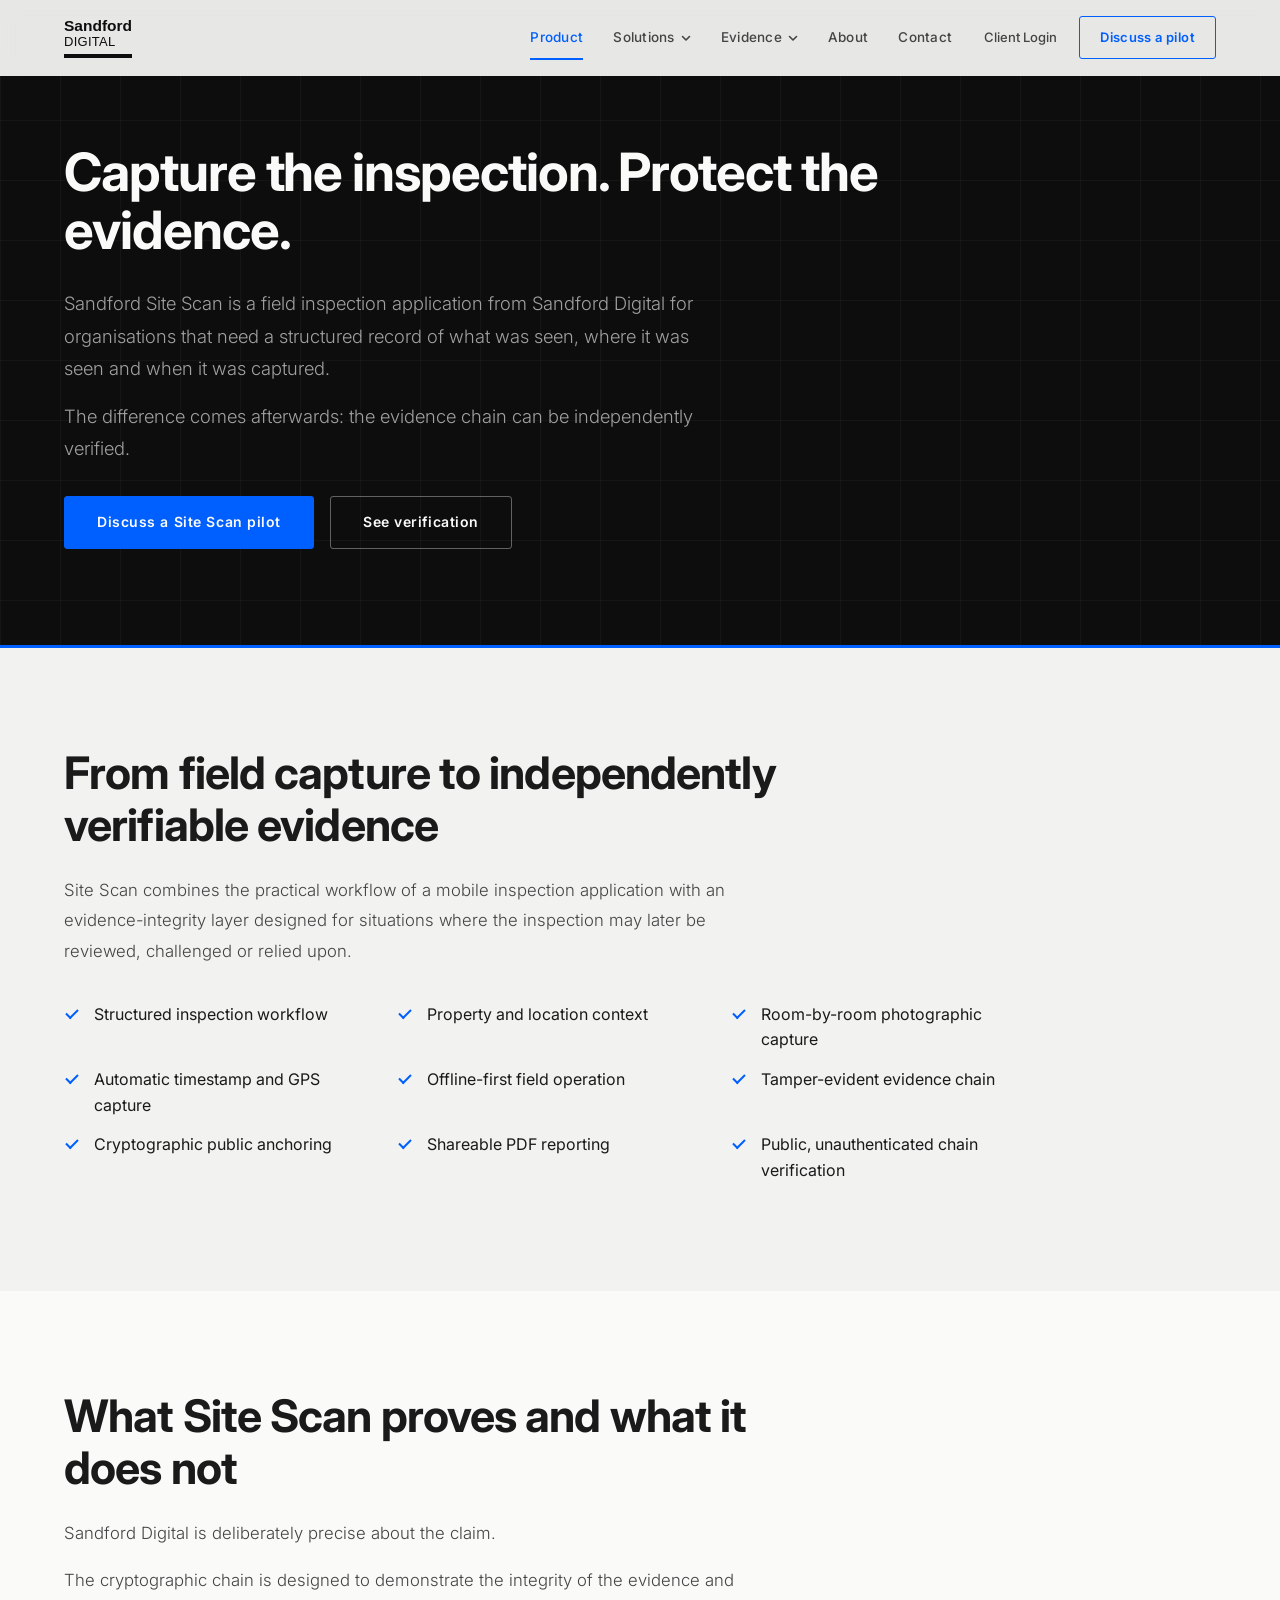
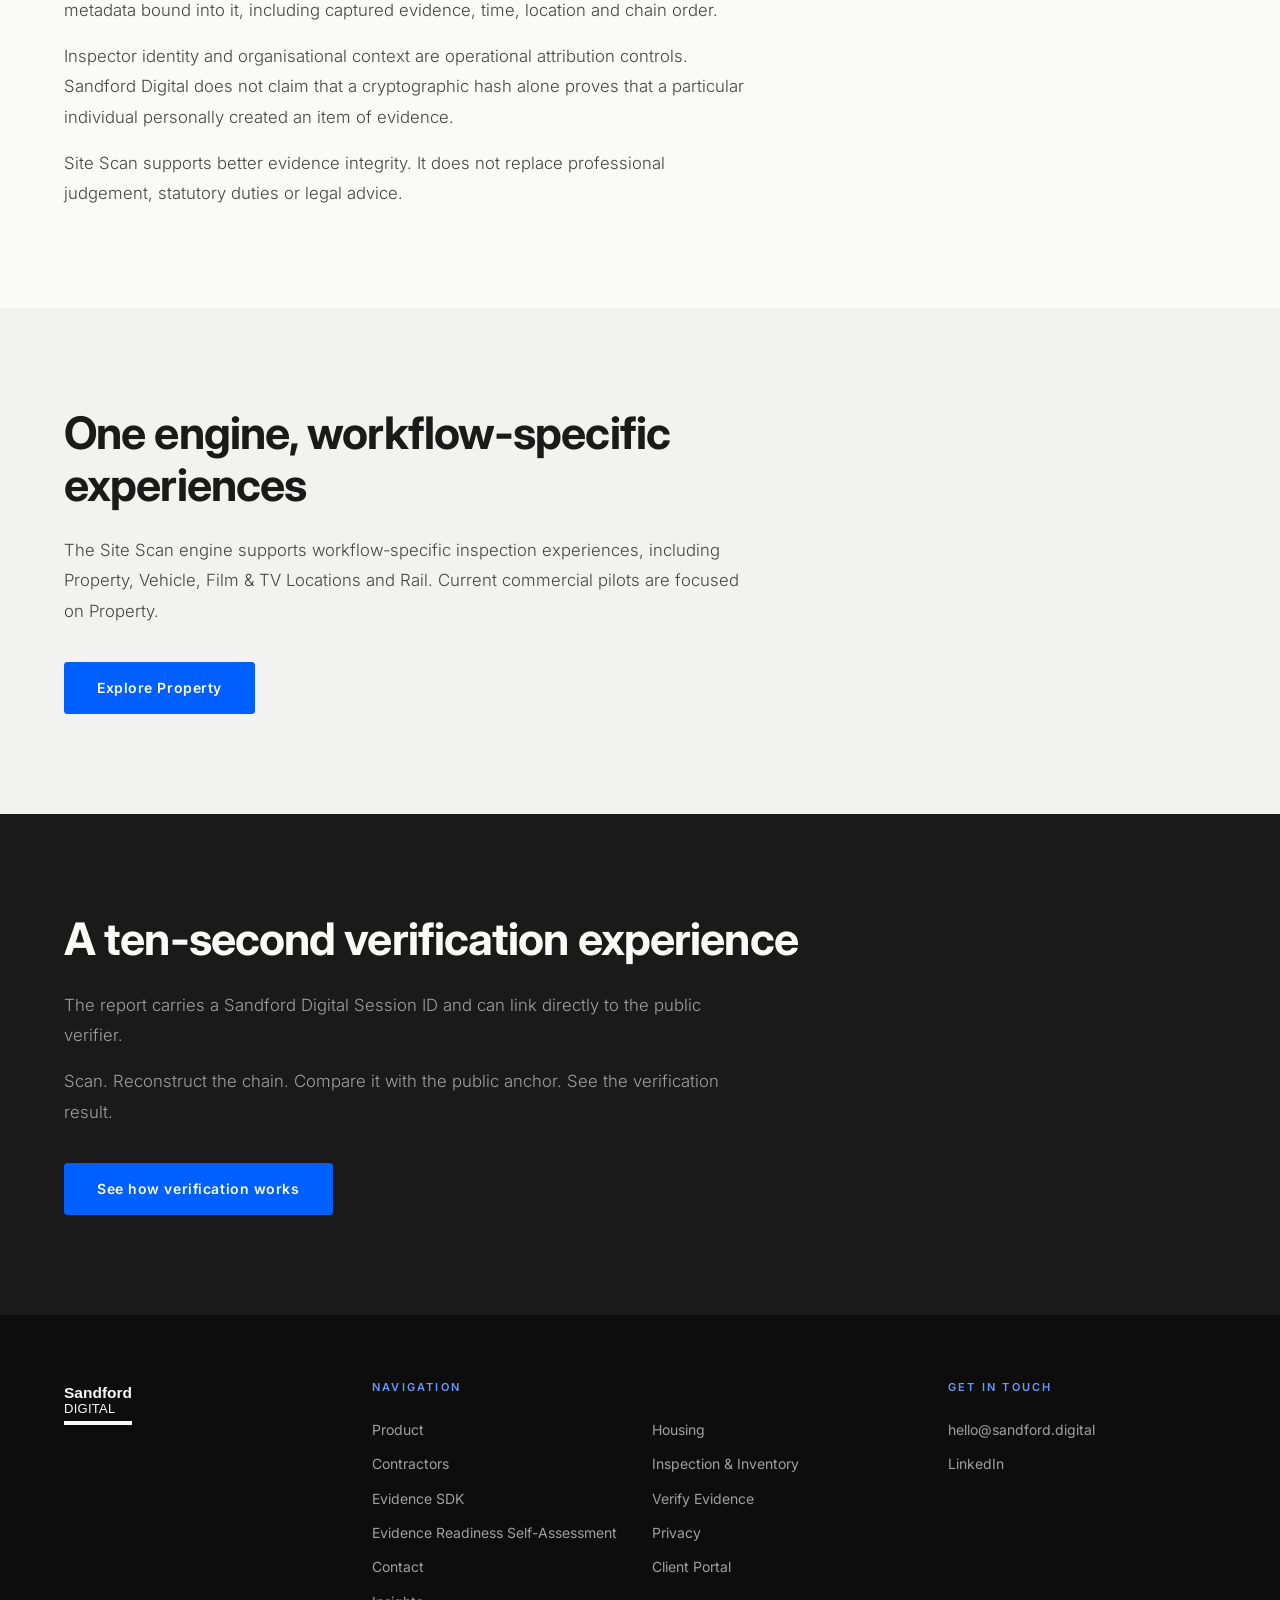
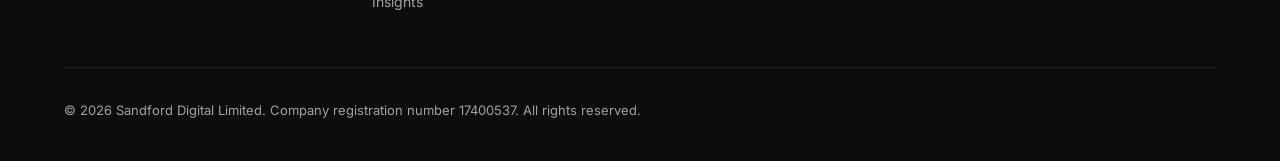
<file: product.html>
<!DOCTYPE html>
<html lang="en">
<head>
  <meta charset="UTF-8" />
  <meta name="viewport" content="width=device-width, initial-scale=1.0" />
  <title>Sandford Site Scan | Verifiable Inspection Evidence</title>
  <meta name="description" content="Sandford Site Scan captures structured field evidence with GPS, timestamps and a tamper-evident chain, generates a PDF report and enables independent verification." />
  <link rel="icon" type="image/svg+xml" href="/favicon.svg" />
  <link rel="preconnect" href="https://fonts.googleapis.com" />
  <link rel="preconnect" href="https://fonts.gstatic.com" crossorigin />
  <link href="https://fonts.googleapis.com/css2?family=Inter:wght@400;500;600;700&amp;display=swap" rel="stylesheet" />
  <link rel="stylesheet" href="/site.css" />
</head>
<body>
  <a class="skip-link" href="#main">Skip to content</a>
  <header class="nav" id="nav">
    <a href="/" class="logo" aria-label="Sandford Digital – Home">
        <span class="logo__inner">
          <span class="logo__sandford">Sandford</span>
          <span class="logo__digital">Digital</span>
          <span class="logo__bar-wrap" aria-hidden="true"><span class="logo__bar"></span></span>
        </span>
      </a>
    <button type="button" class="nav__hamburger" id="nav-toggle" aria-label="Open menu" aria-expanded="false" aria-controls="nav-panel">
      <span class="nav__hamburger-box" aria-hidden="true"><span></span><span></span><span></span></span>
    </button>
    <div class="nav__panel" id="nav-panel">
      <nav aria-label="Primary">
        <ul class="nav__links">
        <li><a class="nav__link" href="/product" aria-current="page">Product</a></li>
        <li class="nav__item--sub"><button type="button" class="nav__parent" aria-expanded="false" aria-controls="sub-solutions">Solutions <svg class="nav__chev" viewBox="0 0 10 10" aria-hidden="true" focusable="false"><path d="M1.5 3.5 5 7l3.5-3.5" fill="none" stroke="currentColor" stroke-width="1.6" stroke-linecap="round" stroke-linejoin="round"/></svg></button><ul class="nav__sub" id="sub-solutions"><li><a href="/housing">Housing</a></li><li><a href="/contractors">Contractors</a></li><li><a href="/inspection-inventory">Inspection &amp; Inventory</a></li></ul></li>
        <li class="nav__item--sub"><button type="button" class="nav__parent" aria-expanded="false" aria-controls="sub-evidence">Evidence <svg class="nav__chev" viewBox="0 0 10 10" aria-hidden="true" focusable="false"><path d="M1.5 3.5 5 7l3.5-3.5" fill="none" stroke="currentColor" stroke-width="1.6" stroke-linecap="round" stroke-linejoin="round"/></svg></button><ul class="nav__sub" id="sub-evidence"><li><a href="/evidence-sdk">Evidence SDK</a></li><li><a href="/verify">Verify Evidence</a></li></ul></li>
        <li><a class="nav__link" href="/about">About</a></li>
        <li><a class="nav__link" href="/contact">Contact</a></li>
        </ul>
      </nav>
      <div class="nav__actions">
        <a class="nav__login" href="https://portal.sandford.digital">Client Login</a>
        <a class="nav__cta" href="/contact#contact-form">Discuss a pilot</a>
      </div>
    </div>
  </header>
  <main id="main">
    <section class="hero hero--short">
      <div class="hero__content">
        <h1>Capture the inspection. Protect the evidence.</h1>
        <p>Sandford Site Scan is a field inspection application from Sandford Digital for organisations that need a structured record of what was seen, where it was seen and when it was captured.</p>
        <p>The difference comes afterwards: the evidence chain can be independently verified.</p>
        <div class="btn-row"><a class="btn btn--primary" href="/contact#contact-form">Discuss a Site Scan pilot</a><a class="btn btn--secondary" href="/verify">See verification</a></div>
      </div>
    </section>
    <section class="section section--grey">
      <div class="wrap prose">
        <h2>From field capture to independently verifiable evidence</h2>
        <p>Site Scan combines the practical workflow of a mobile inspection application with an evidence-integrity layer designed for situations where the inspection may later be reviewed, challenged or relied upon.</p>
        <ul class="ticks">
          <li>Structured inspection workflow</li>
          <li>Property and location context</li>
          <li>Room-by-room photographic capture</li>
          <li>Automatic timestamp and GPS capture</li>
          <li>Offline-first field operation</li>
          <li>Tamper-evident evidence chain</li>
          <li>Cryptographic public anchoring</li>
          <li>Shareable PDF reporting</li>
          <li>Public, unauthenticated chain verification</li>
        </ul>
      </div>
    </section>
    <section class="section">
      <div class="wrap prose">
        <h2>What Site Scan proves and what it does not</h2>
        <p>Sandford Digital is deliberately precise about the claim.</p>
        <p>The cryptographic chain is designed to demonstrate the integrity of the evidence and metadata bound into it, including captured evidence, time, location and chain order.</p>
        <p>Inspector identity and organisational context are operational attribution controls. Sandford Digital does not claim that a cryptographic hash alone proves that a particular individual personally created an item of evidence.</p>
        <p>Site Scan supports better evidence integrity. It does not replace professional judgement, statutory duties or legal advice.</p>
      </div>
    </section>
    <section class="section section--grey">
      <div class="wrap prose">
        <h2>One engine, workflow-specific experiences</h2>
        <p>The Site Scan engine supports workflow-specific inspection experiences, including Property, Vehicle, Film &amp; TV Locations and Rail. Current commercial pilots are focused on Property.</p>
        <div class="btn-row"><a class="btn btn--primary" href="/housing">Explore Property</a></div>
      </div>
    </section>
    <section class="section section--dark">
      <div class="wrap prose">
        <h2>A ten-second verification experience</h2>
        <p>The report carries a Sandford Digital Session ID and can link directly to the public verifier.</p>
        <p>Scan. Reconstruct the chain. Compare it with the public anchor. See the verification result.</p>
        <div class="btn-row"><a class="btn btn--primary" href="/verify">See how verification works</a></div>
      </div>
    </section>
  </main>
  <footer class="footer" aria-label="Footer">
    <div class="wrap">
      <div class="footer__top">
        <div><a href="/" class="logo logo--white" aria-label="Sandford Digital – Home">
        <span class="logo__inner">
          <span class="logo__sandford">Sandford</span>
          <span class="logo__digital">Digital</span>
          <span class="logo__bar-wrap" aria-hidden="true"><span class="logo__bar"></span></span>
        </span>
      </a></div>
        <nav aria-label="Footer">
          <p class="footer__title">Navigation</p>
          <ul class="footer__links">
            <li><a href="/product">Product</a></li>
            <li><a href="/housing">Housing</a></li>
            <li><a href="/contractors">Contractors</a></li>
            <li><a href="/inspection-inventory">Inspection &amp; Inventory</a></li>
            <li><a href="/evidence-sdk">Evidence SDK</a></li>
            <li><a href="/verify">Verify Evidence</a></li>
            <li><a href="/self-assessment">Evidence Readiness Self-Assessment</a></li>
            <li><a href="/privacy-policy">Privacy</a></li>
            <li><a href="/contact">Contact</a></li>
            <li><a href="https://portal.sandford.digital">Client Portal</a></li>
            <li><a href="https://insights.sandford.digital">Insights</a></li>
          </ul>
        </nav>
        <address>
          <p class="footer__title">Get in touch</p>
          <a href="mailto:hello@sandford.digital">hello@sandford.digital</a>
          <a href="https://www.linkedin.com/in/mazhayes" rel="noopener noreferrer">LinkedIn</a>
        </address>
      </div>
      <div class="footer__bottom">
        <p>© 2026 Sandford Digital Limited. Company registration number 17400537. All rights reserved.</p>
      </div>
    </div>
  </footer>
  <script src="/site.js"></script>
</body>
</html>
</file>
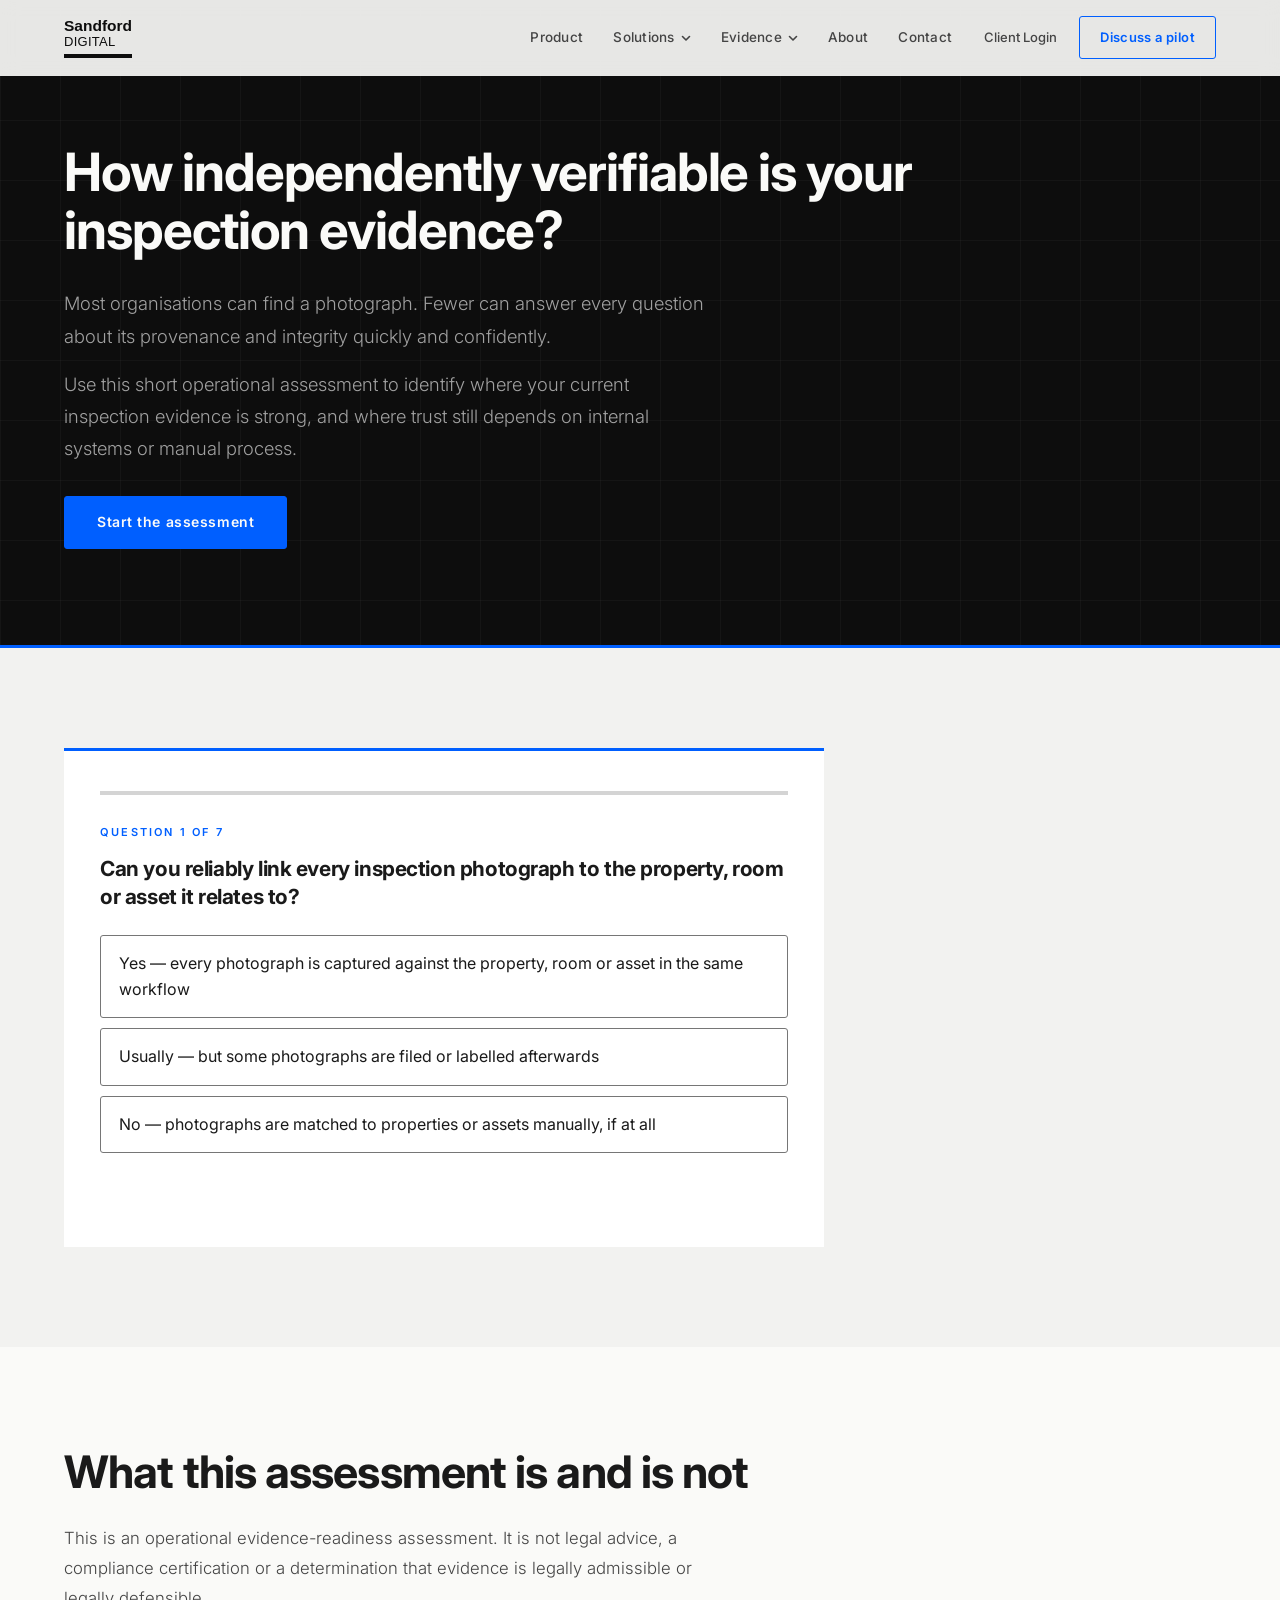
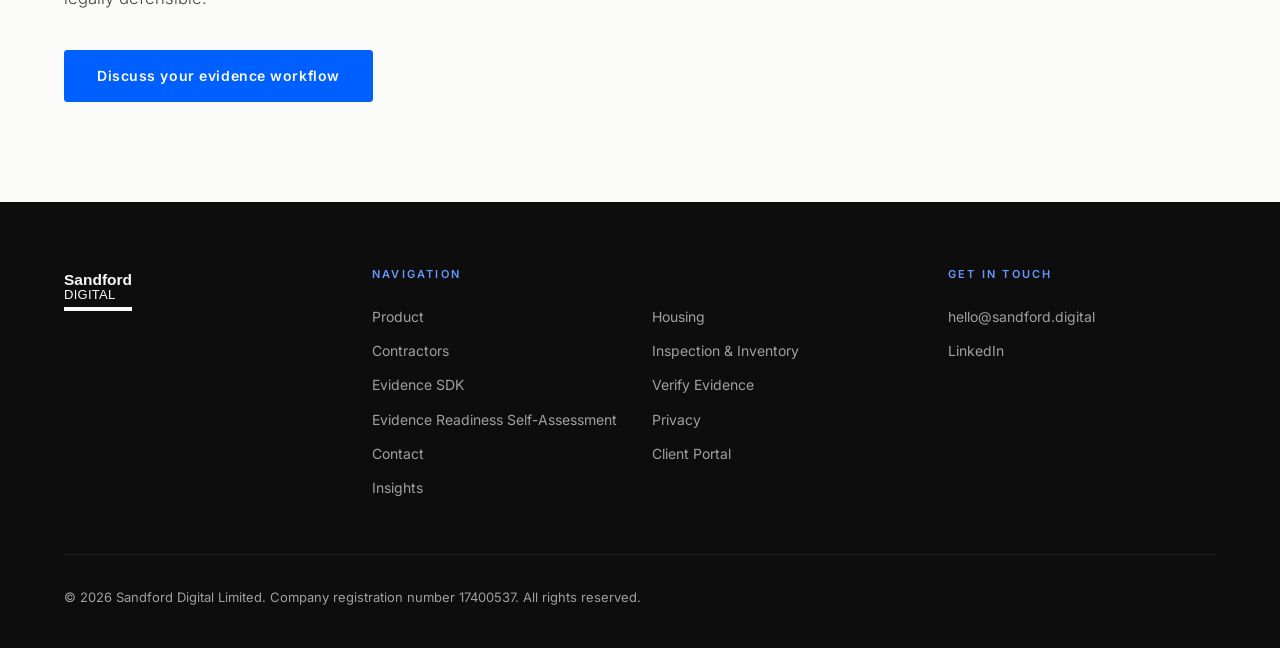
<file: self-assessment.html>
<!DOCTYPE html>
<html lang="en">
<head>
  <meta charset="UTF-8" />
  <meta name="viewport" content="width=device-width, initial-scale=1.0" />
  <title>Inspection Evidence Readiness Assessment | Sandford Digital</title>
  <meta name="description" content="Assess how easily your organisation can establish where inspection evidence came from, when it was captured and whether it has remained unchanged." />
  <link rel="icon" type="image/svg+xml" href="/favicon.svg" />
  <link rel="preconnect" href="https://fonts.googleapis.com" />
  <link rel="preconnect" href="https://fonts.gstatic.com" crossorigin />
  <link href="https://fonts.googleapis.com/css2?family=Inter:wght@400;500;600;700&amp;display=swap" rel="stylesheet" />
  <link rel="stylesheet" href="/site.css" />
</head>
<body>
  <a class="skip-link" href="#main">Skip to content</a>
  <header class="nav" id="nav">
    <a href="/" class="logo" aria-label="Sandford Digital – Home">
        <span class="logo__inner">
          <span class="logo__sandford">Sandford</span>
          <span class="logo__digital">Digital</span>
          <span class="logo__bar-wrap" aria-hidden="true"><span class="logo__bar"></span></span>
        </span>
      </a>
    <button type="button" class="nav__hamburger" id="nav-toggle" aria-label="Open menu" aria-expanded="false" aria-controls="nav-panel">
      <span class="nav__hamburger-box" aria-hidden="true"><span></span><span></span><span></span></span>
    </button>
    <div class="nav__panel" id="nav-panel">
      <nav aria-label="Primary">
        <ul class="nav__links">
        <li><a class="nav__link" href="/product">Product</a></li>
        <li class="nav__item--sub"><button type="button" class="nav__parent" aria-expanded="false" aria-controls="sub-solutions">Solutions <svg class="nav__chev" viewBox="0 0 10 10" aria-hidden="true" focusable="false"><path d="M1.5 3.5 5 7l3.5-3.5" fill="none" stroke="currentColor" stroke-width="1.6" stroke-linecap="round" stroke-linejoin="round"/></svg></button><ul class="nav__sub" id="sub-solutions"><li><a href="/housing">Housing</a></li><li><a href="/contractors">Contractors</a></li><li><a href="/inspection-inventory">Inspection &amp; Inventory</a></li></ul></li>
        <li class="nav__item--sub"><button type="button" class="nav__parent" aria-expanded="false" aria-controls="sub-evidence">Evidence <svg class="nav__chev" viewBox="0 0 10 10" aria-hidden="true" focusable="false"><path d="M1.5 3.5 5 7l3.5-3.5" fill="none" stroke="currentColor" stroke-width="1.6" stroke-linecap="round" stroke-linejoin="round"/></svg></button><ul class="nav__sub" id="sub-evidence"><li><a href="/evidence-sdk">Evidence SDK</a></li><li><a href="/verify">Verify Evidence</a></li></ul></li>
        <li><a class="nav__link" href="/about">About</a></li>
        <li><a class="nav__link" href="/contact">Contact</a></li>
        </ul>
      </nav>
      <div class="nav__actions">
        <a class="nav__login" href="https://portal.sandford.digital">Client Login</a>
        <a class="nav__cta" href="/contact#contact-form">Discuss a pilot</a>
      </div>
    </div>
  </header>
  <main id="main">
    <section class="hero hero--short">
      <div class="hero__content">
        <h1>How independently verifiable is your inspection evidence?</h1>
        <p>Most organisations can find a photograph. Fewer can answer every question about its provenance and integrity quickly and confidently.</p>
        <p>Use this short operational assessment to identify where your current inspection evidence is strong, and where trust still depends on internal systems or manual process.</p>
        <div class="btn-row"><a class="btn btn--primary" href="#assessment">Start the assessment</a></div>
      </div>
    </section>
    <section class="section section--grey" id="assessment">
      <div class="wrap">
        <div class="quiz" id="quiz-card" aria-live="polite">
          <div class="quiz__progress" aria-hidden="true"><div class="quiz__progress-fill" id="quiz-progress"></div></div>
          <p class="quiz__label" id="quiz-label">Question 1 of 7</p>
          <h2 class="quiz__q" id="quiz-q" tabindex="-1"></h2>
          <div id="quiz-options" role="group" aria-labelledby="quiz-q"></div>
          <button type="button" class="quiz__back" id="quiz-back">← Back</button>
        </div>
        <div class="quiz" id="result-card" hidden>
          <span class="quiz__badge" id="result-badge"></span>
          <h2 id="result-title" tabindex="-1"></h2>
          <p id="result-text"></p>
          <div class="btn-row"><a class="btn btn--primary" href="/contact#contact-form">Discuss your evidence workflow</a></div>
          <button type="button" class="quiz__back quiz__restart" id="quiz-restart">Retake the assessment</button>
        </div>
      </div>
    </section>
    <section class="section">
      <div class="wrap prose">
        <h2>What this assessment is and is not</h2>
        <p>This is an operational evidence-readiness assessment. It is not legal advice, a compliance certification or a determination that evidence is legally admissible or legally defensible.</p>
        <div class="btn-row"><a class="btn btn--primary" href="/contact#contact-form">Discuss your evidence workflow</a></div>
      </div>
    </section>
  </main>
  <footer class="footer" aria-label="Footer">
    <div class="wrap">
      <div class="footer__top">
        <div><a href="/" class="logo logo--white" aria-label="Sandford Digital – Home">
        <span class="logo__inner">
          <span class="logo__sandford">Sandford</span>
          <span class="logo__digital">Digital</span>
          <span class="logo__bar-wrap" aria-hidden="true"><span class="logo__bar"></span></span>
        </span>
      </a></div>
        <nav aria-label="Footer">
          <p class="footer__title">Navigation</p>
          <ul class="footer__links">
            <li><a href="/product">Product</a></li>
            <li><a href="/housing">Housing</a></li>
            <li><a href="/contractors">Contractors</a></li>
            <li><a href="/inspection-inventory">Inspection &amp; Inventory</a></li>
            <li><a href="/evidence-sdk">Evidence SDK</a></li>
            <li><a href="/verify">Verify Evidence</a></li>
            <li><a href="/self-assessment">Evidence Readiness Self-Assessment</a></li>
            <li><a href="/privacy-policy">Privacy</a></li>
            <li><a href="/contact">Contact</a></li>
            <li><a href="https://portal.sandford.digital">Client Portal</a></li>
            <li><a href="https://insights.sandford.digital">Insights</a></li>
          </ul>
        </nav>
        <address>
          <p class="footer__title">Get in touch</p>
          <a href="mailto:hello@sandford.digital">hello@sandford.digital</a>
          <a href="https://www.linkedin.com/in/mazhayes" rel="noopener noreferrer">LinkedIn</a>
        </address>
      </div>
      <div class="footer__bottom">
        <p>© 2026 Sandford Digital Limited. Company registration number 17400537. All rights reserved.</p>
      </div>
    </div>
  </footer>
  <script src="/site.js"></script>
  <script>
  /* ================================================================
     DRAFT — PENDING MAZ'S REVIEW (2026-09-28): the answer options,
     scores and result-band thresholds below were drafted by Claude in
     the style of the previous quiz. The 7 questions and the 3 result
     bands' wording are verbatim from the copy brief; the OPTIONS,
     SCORES and THRESHOLDS are not. Do not treat as approved copy.
     Scoring: 0 = strong, 2 = partial, 3 = gap. Max 21.
       0-4   Strong operational record  (e.g. strong everywhere, or two partials)
       5-14  Some evidence gaps         (up to 'partial' on every question)
       15-21 Trust-dependent process    (mostly gaps)
     ================================================================ */
  const questions = [
    { q: "Can you reliably link every inspection photograph to the property, room or asset it relates to?", options: [
      { text: "Yes — every photograph is captured against the property, room or asset in the same workflow", score: 0 },
      { text: "Usually — but some photographs are filed or labelled afterwards", score: 2 },
      { text: "No — photographs are matched to properties or assets manually, if at all", score: 3 } ] },
    { q: "Is the capture time recorded automatically rather than entered manually?", options: [
      { text: "Yes — the capture tool records it automatically", score: 0 },
      { text: "Partly — we rely on file or device timestamps that can be edited", score: 2 },
      { text: "No — the date or time is entered by the inspector", score: 3 } ] },
    { q: "Is location captured at the point of evidence collection where appropriate?", options: [
      { text: "Yes — location is recorded at the point of capture", score: 0 },
      { text: "Sometimes — it depends on the device or the inspector", score: 2 },
      { text: "No — location is not captured", score: 3 } ] },
    { q: "Can you establish the order in which evidence was captured during an inspection?", options: [
      { text: "Yes — capture order is recorded as part of the inspection record", score: 0 },
      { text: "Roughly — we could infer it from timestamps or file names", score: 2 },
      { text: "No — we could not reliably establish the order", score: 3 } ] },
    { q: "Can you detect if an item in the evidence record has been changed after capture?", options: [
      { text: "Yes — a change to a stored item would be detectable", score: 0 },
      { text: "Partly — we have access controls or edit logs, but could not detect a changed file itself", score: 2 },
      { text: "No — we would not be able to tell", score: 3 } ] },
    { q: "Can somebody outside the system that stores the evidence verify its integrity independently?", options: [
      { text: "Yes — a third party can check integrity without relying on our systems", score: 0 },
      { text: "Only by trusting our own records or audit log", score: 2 },
      { text: "No — there is no way for them to check", score: 3 } ] },
    { q: "If the original evidence is reviewed months or years later, can you explain clearly what your audit trail proves, and what it does not prove?", options: [
      { text: "Yes — we could explain clearly what it proves and what it does not", score: 0 },
      { text: "Partly — we would need to piece the explanation together from several systems or people", score: 2 },
      { text: "No — we are not sure what our audit trail would prove", score: 3 } ] },
  ];

  // Result wording verbatim from the brief.
  const bands = [
    { max: 4, badge: 'Strong operational record', cls: 'quiz__badge--strong',
      text: 'Your process appears to capture useful provenance and audit information. The next question is whether integrity can be checked independently or still depends on trust in the system holding the data.' },
    { max: 14, badge: 'Some evidence gaps', cls: 'quiz__badge--gaps',
      text: 'You have useful inspection records, but there may be points where time, place, ordering or post-capture integrity are difficult to establish.' },
    { max: Infinity, badge: 'Trust-dependent process', cls: 'quiz__badge--trust',
      text: 'Your organisation may be relying heavily on manual process, file metadata or internal system records. That does not mean the evidence is wrong; it means demonstrating its integrity later may depend on additional explanation.' },
  ];

  let current = 0;
  const answers = [];
  const $ = (id) => document.getElementById(id);

  function render(focus) {
    const q = questions[current];
    $('quiz-label').textContent = `Question ${current + 1} of ${questions.length}`;
    $('quiz-q').textContent = q.q;
    $('quiz-progress').style.width = `${(current / questions.length) * 100}%`;
    const box = $('quiz-options');
    box.innerHTML = '';
    q.options.forEach((opt) => {
      const b = document.createElement('button');
      b.type = 'button';
      b.className = 'quiz__option';
      b.textContent = opt.text;
      b.addEventListener('click', () => choose(opt.score));
      box.appendChild(b);
    });
    $('quiz-back').disabled = current === 0;
    if (focus) $('quiz-q').focus();
  }

  function choose(score) {
    answers[current] = score;
    current += 1;
    if (current < questions.length) render(true); else showResult();
  }

  function showResult() {
    const total = answers.reduce((a, b) => a + b, 0);
    const band = bands.find((b) => total <= b.max);
    $('quiz-card').hidden = true;
    $('result-card').hidden = false;
    $('result-badge').textContent = band.badge;
    $('result-badge').className = `quiz__badge ${band.cls}`;
    $('result-title').textContent = band.badge;
    $('result-text').textContent = band.text;
    $('result-title').focus();
  }

  $('quiz-back').addEventListener('click', () => { if (current > 0) { current -= 1; render(true); } });
  $('quiz-restart').addEventListener('click', () => {
    current = 0; answers.length = 0;
    $('result-card').hidden = true; $('quiz-card').hidden = false; render(true);
  });
  render(false);
  </script>
</body>
</html>
</file>
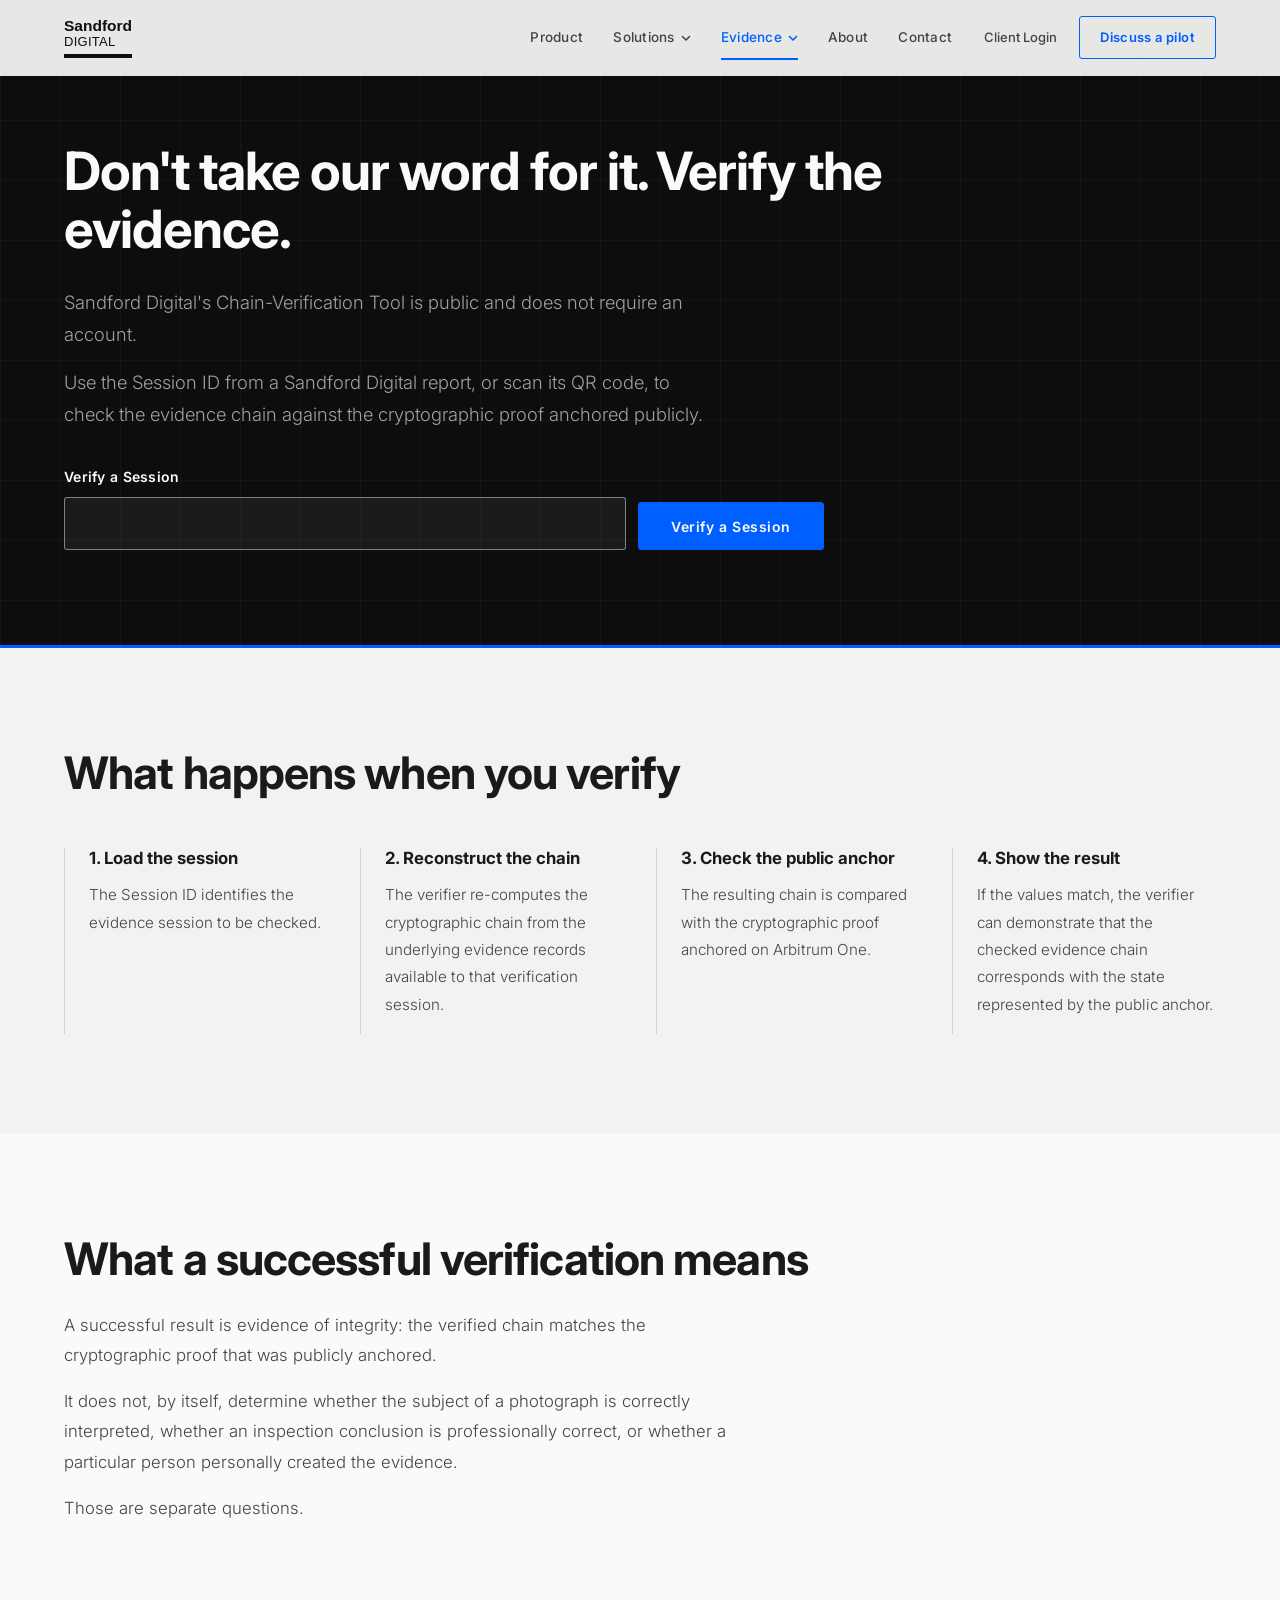
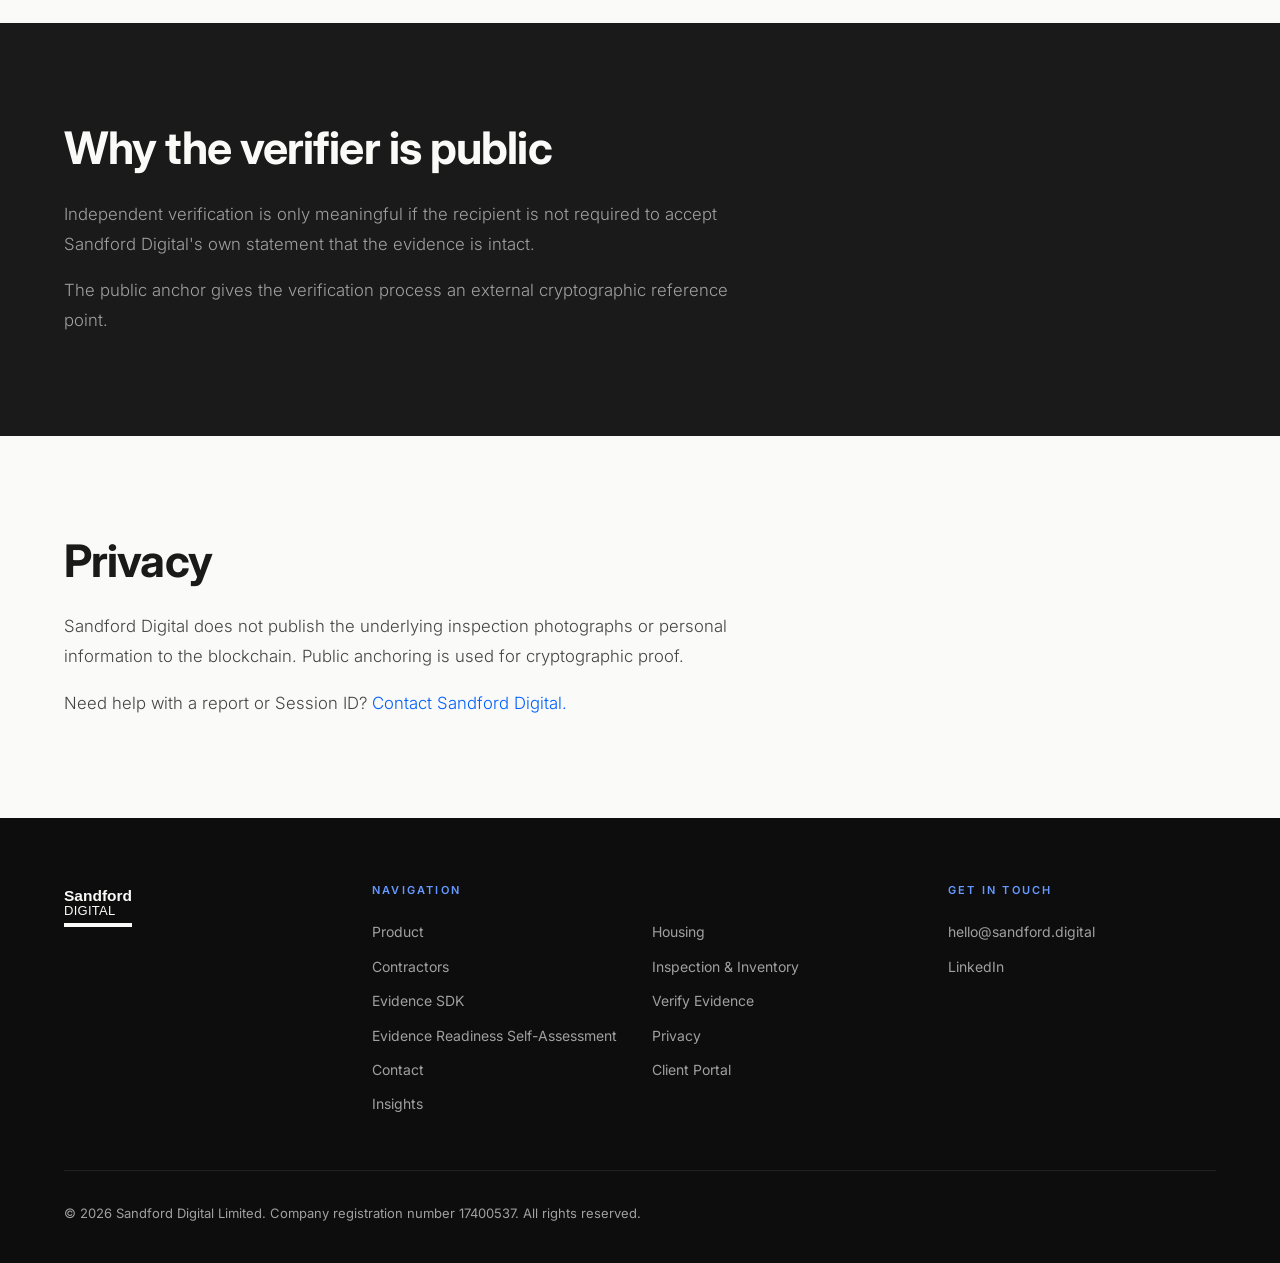
<file: verify.html>
<!DOCTYPE html>
<html lang="en">
<head>
  <meta charset="UTF-8" />
  <meta name="viewport" content="width=device-width, initial-scale=1.0" />
  <title>Verify Inspection Evidence | Sandford Digital</title>
  <meta name="description" content="Use Sandford Digital&#x27;s public Chain-Verification Tool to independently verify an inspection evidence chain against its public cryptographic anchor." />
  <link rel="icon" type="image/svg+xml" href="/favicon.svg" />
  <link rel="preconnect" href="https://fonts.googleapis.com" />
  <link rel="preconnect" href="https://fonts.gstatic.com" crossorigin />
  <link href="https://fonts.googleapis.com/css2?family=Inter:wght@400;500;600;700&amp;display=swap" rel="stylesheet" />
  <link rel="stylesheet" href="/site.css" />
</head>
<body>
  <a class="skip-link" href="#main">Skip to content</a>
  <header class="nav" id="nav">
    <a href="/" class="logo" aria-label="Sandford Digital – Home">
        <span class="logo__inner">
          <span class="logo__sandford">Sandford</span>
          <span class="logo__digital">Digital</span>
          <span class="logo__bar-wrap" aria-hidden="true"><span class="logo__bar"></span></span>
        </span>
      </a>
    <button type="button" class="nav__hamburger" id="nav-toggle" aria-label="Open menu" aria-expanded="false" aria-controls="nav-panel">
      <span class="nav__hamburger-box" aria-hidden="true"><span></span><span></span><span></span></span>
    </button>
    <div class="nav__panel" id="nav-panel">
      <nav aria-label="Primary">
        <ul class="nav__links">
        <li><a class="nav__link" href="/product">Product</a></li>
        <li class="nav__item--sub"><button type="button" class="nav__parent" aria-expanded="false" aria-controls="sub-solutions">Solutions <svg class="nav__chev" viewBox="0 0 10 10" aria-hidden="true" focusable="false"><path d="M1.5 3.5 5 7l3.5-3.5" fill="none" stroke="currentColor" stroke-width="1.6" stroke-linecap="round" stroke-linejoin="round"/></svg></button><ul class="nav__sub" id="sub-solutions"><li><a href="/housing">Housing</a></li><li><a href="/contractors">Contractors</a></li><li><a href="/inspection-inventory">Inspection &amp; Inventory</a></li></ul></li>
        <li class="nav__item--sub"><button type="button" class="nav__parent is-current" aria-expanded="false" aria-controls="sub-evidence">Evidence <svg class="nav__chev" viewBox="0 0 10 10" aria-hidden="true" focusable="false"><path d="M1.5 3.5 5 7l3.5-3.5" fill="none" stroke="currentColor" stroke-width="1.6" stroke-linecap="round" stroke-linejoin="round"/></svg></button><ul class="nav__sub" id="sub-evidence"><li><a href="/evidence-sdk">Evidence SDK</a></li><li><a href="/verify" aria-current="page">Verify Evidence</a></li></ul></li>
        <li><a class="nav__link" href="/about">About</a></li>
        <li><a class="nav__link" href="/contact">Contact</a></li>
        </ul>
      </nav>
      <div class="nav__actions">
        <a class="nav__login" href="https://portal.sandford.digital">Client Login</a>
        <a class="nav__cta" href="/contact#contact-form">Discuss a pilot</a>
      </div>
    </div>
  </header>
  <main id="main">
    <section class="hero hero--short">
      <div class="hero__content">
        <h1>Don't take our word for it. Verify the evidence.</h1>
        <p>Sandford Digital's Chain-Verification Tool is public and does not require an account.</p>
        <p>Use the Session ID from a Sandford Digital report, or scan its QR code, to check the evidence chain against the cryptographic proof anchored publicly.</p>

        <!-- TODO(verification-reference): this asks for the report's "Session ID" (copy
             shipped as written, by decision), but a Site Scan Session ID (SSS-…) is NOT
             what verify.hellohandover.com accepts — it only resolves the 64-character
             verification reference carried by the report's QR code. A typed Session ID
             will be rejected by the verifier. Needs a real fix (Session ID -> reference
             lookup, or one shared identifier), not just a copy change. See site.js. -->
        <form class="inline-form" id="verify-form" action="https://verify.hellohandover.com/" method="get" novalidate>
          <div class="field">
            <label for="verify-input">Verify a Session</label>
            <input type="text" id="verify-input" name="reference" autocomplete="off" autocapitalize="off" spellcheck="false" required />
          </div>
          <button type="submit" class="btn btn--primary">Verify a Session</button>
        </form>
      </div>
    </section>
    <section class="section section--grey">
      <div class="wrap prose">
        <h2>What happens when you verify</h2>
        <ol class="steps">
          <li><h3>1. Load the session</h3><p>The Session ID identifies the evidence session to be checked.</p></li>
          <li><h3>2. Reconstruct the chain</h3><p>The verifier re-computes the cryptographic chain from the underlying evidence records available to that verification session.</p></li>
          <li><h3>3. Check the public anchor</h3><p>The resulting chain is compared with the cryptographic proof anchored on Arbitrum One.</p></li>
          <li><h3>4. Show the result</h3><p>If the values match, the verifier can demonstrate that the checked evidence chain corresponds with the state represented by the public anchor.</p></li>
        </ol>
      </div>
    </section>
    <section class="section">
      <div class="wrap prose">
        <h2>What a successful verification means</h2>
        <p>A successful result is evidence of integrity: the verified chain matches the cryptographic proof that was publicly anchored.</p>
        <p>It does not, by itself, determine whether the subject of a photograph is correctly interpreted, whether an inspection conclusion is professionally correct, or whether a particular person personally created the evidence.</p>
        <p>Those are separate questions.</p>
      </div>
    </section>
    <section class="section section--dark">
      <div class="wrap prose">
        <h2>Why the verifier is public</h2>
        <p>Independent verification is only meaningful if the recipient is not required to accept Sandford Digital's own statement that the evidence is intact.</p>
        <p>The public anchor gives the verification process an external cryptographic reference point.</p>
      </div>
    </section>
    <section class="section">
      <div class="wrap prose">
        <h2>Privacy</h2>
        <p>Sandford Digital does not publish the underlying inspection photographs or personal information to the blockchain. Public anchoring is used for cryptographic proof.</p>
        <p>Need help with a report or Session ID? <a href="/contact">Contact Sandford Digital.</a></p>
      </div>
    </section>
  </main>
  <footer class="footer" aria-label="Footer">
    <div class="wrap">
      <div class="footer__top">
        <div><a href="/" class="logo logo--white" aria-label="Sandford Digital – Home">
        <span class="logo__inner">
          <span class="logo__sandford">Sandford</span>
          <span class="logo__digital">Digital</span>
          <span class="logo__bar-wrap" aria-hidden="true"><span class="logo__bar"></span></span>
        </span>
      </a></div>
        <nav aria-label="Footer">
          <p class="footer__title">Navigation</p>
          <ul class="footer__links">
            <li><a href="/product">Product</a></li>
            <li><a href="/housing">Housing</a></li>
            <li><a href="/contractors">Contractors</a></li>
            <li><a href="/inspection-inventory">Inspection &amp; Inventory</a></li>
            <li><a href="/evidence-sdk">Evidence SDK</a></li>
            <li><a href="/verify">Verify Evidence</a></li>
            <li><a href="/self-assessment">Evidence Readiness Self-Assessment</a></li>
            <li><a href="/privacy-policy">Privacy</a></li>
            <li><a href="/contact">Contact</a></li>
            <li><a href="https://portal.sandford.digital">Client Portal</a></li>
            <li><a href="https://insights.sandford.digital">Insights</a></li>
          </ul>
        </nav>
        <address>
          <p class="footer__title">Get in touch</p>
          <a href="mailto:hello@sandford.digital">hello@sandford.digital</a>
          <a href="https://www.linkedin.com/in/mazhayes" rel="noopener noreferrer">LinkedIn</a>
        </address>
      </div>
      <div class="footer__bottom">
        <p>© 2026 Sandford Digital Limited. Company registration number 17400537. All rights reserved.</p>
      </div>
    </div>
  </footer>
  <script src="/site.js"></script>
</body>
</html>
</file>
<file: site.css>
/* site.css — shared styles for every sandford.digital page.
   Visual language restored from the original sandford.digital homepage
   (pre-2026-09-28): Inter, off-white page, black full-height hero with a
   60px grid texture and a 4px accent bleed along its bottom edge, the
   draw-in accent underline, light-weight grey subtext on dark, frosted
   fixed nav with an outlined CTA, 3px-radius buttons with ghost variant
   on dark, 2px-gap card grids with an accent top rule on hover, and dark
   "pillar" columns with a hairline left rule.
   Contrast (computed, WCAG AA): --ink on --white 16.6:1; --grey-dk #444
   on --white 9.4:1; #A0A0A0 on --black 8.2:1; accent #005FFF on --white
   5.4:1; #6699FF on --black 6.5:1 / on --ink 5.6:1. */

*, *::before, *::after { box-sizing: border-box; margin: 0; padding: 0; }

:root {
  --black: #0D0D0D;
  --ink: #1A1A1A;
  --grey-dk: #444444;
  --grey-lt: #D4D4D4;
  --grey-bg: #F2F2F0;
  --white: #FAFAF8;
  --accent: #005FFF;
  --accent-hv: #0047CC;
  --accent-on-dark: #6699FF;
  --sub-on-dark: #A0A0A0;
  --font-body: 'Inter', Arial, sans-serif;
  --nav-h: 76px;
}

html { scroll-behavior: smooth; scroll-padding-top: calc(var(--nav-h) + 12px); }
body { font-family: var(--font-body); background: var(--white); color: var(--ink); line-height: 1.6; -webkit-font-smoothing: antialiased; }
img { display: block; max-width: 100%; }
a { color: var(--accent); text-decoration: none; }
a:hover { color: var(--accent-hv); }
:focus-visible { outline: 3px solid var(--accent); outline-offset: 3px; }
.section--dark :focus-visible, .hero :focus-visible, .footer :focus-visible { outline-color: var(--accent-on-dark); }

.skip-link { position: absolute; left: -9999px; top: 8px; background: var(--black); color: var(--white); padding: 10px 16px; z-index: 300; }
.skip-link:focus { left: 8px; color: var(--white); }

.wrap { max-width: 1200px; margin: 0 auto; }

/* ── Logo ── */
.logo { display: inline-block; line-height: 1; flex-shrink: 0; }
.logo__inner { display: inline-flex; flex-direction: column; align-items: flex-start; }
.logo__sandford { font-family: Arial, sans-serif; font-size: 15.5px; font-weight: 700; color: var(--black); white-space: nowrap; }
.logo__digital { font-family: Arial, sans-serif; font-size: 13px; text-transform: uppercase; letter-spacing: 0.02em; color: var(--black); white-space: nowrap; margin-top: 1px; }
.logo__bar-wrap { margin-top: 6px; width: 64px; }
.logo__bar { display: block; height: 4px; background: var(--black); width: 100%; }
.logo--white .logo__sandford, .logo--white .logo__digital { color: var(--white); }
.logo--white .logo__bar { background: var(--white); }

/* ── Nav ── */
.nav {
  position: fixed; top: 0; left: 0; right: 0; z-index: 100;
  display: flex; align-items: center; gap: 32px;
  min-height: var(--nav-h); padding: 14px 5%;
  background: rgba(250,250,248,0.92);
  backdrop-filter: blur(10px); -webkit-backdrop-filter: blur(10px);
  border-bottom: 1px solid transparent;
  transition: border-color .3s, background .3s;
}
.nav.scrolled { border-bottom-color: var(--grey-lt); background: rgba(250,250,248,0.98); }
.nav.is-open { border-bottom-color: var(--grey-lt); background: var(--white); backdrop-filter: none; -webkit-backdrop-filter: none; }
.nav__panel { display: flex; align-items: center; gap: 32px; margin-left: auto; }
.nav__links { display: flex; align-items: center; gap: 30px; list-style: none; }
.nav__links > li { position: relative; }
.nav__link, .nav__parent {
  display: inline-flex; align-items: center; gap: 6px; min-height: 44px;
  font: inherit; font-size: 13.5px; font-weight: 500; letter-spacing: 0.02em;
  color: var(--grey-dk); background: none; border: 0; cursor: pointer; white-space: nowrap;
  transition: color .2s;
}
.nav__link:hover, .nav__parent:hover, .nav__link[aria-current="page"], .nav__parent.is-current { color: var(--accent); }
.nav__link[aria-current="page"], .nav__parent.is-current { box-shadow: inset 0 -2px 0 var(--accent); }
.nav__chev { width: 10px; height: 10px; transition: transform .2s; }
.nav__parent[aria-expanded="true"] .nav__chev { transform: rotate(180deg); }

.nav__sub {
  list-style: none; position: absolute; top: 100%; left: -18px; min-width: 250px;
  padding: 10px 0; background: var(--white); border: 1px solid var(--grey-lt);
  border-top: 3px solid var(--accent); box-shadow: 0 12px 32px rgba(0,0,0,0.08);
  display: none;
}
.nav__sub.open { display: block; }
.nav__sub a { display: block; padding: 11px 18px; font-size: 14px; font-weight: 500; color: var(--ink); white-space: nowrap; }
.nav__sub a:hover, .nav__sub a:focus-visible { background: var(--grey-bg); color: var(--accent); }
.nav__sub a[aria-current="page"] { color: var(--accent); box-shadow: inset 3px 0 0 var(--accent); }
/* Pointer hover opens too (desktop only — see media query below). */

.nav__actions { display: flex; align-items: center; gap: 22px; }
.nav__login { font-size: 13px; font-weight: 500; color: var(--grey-dk); white-space: nowrap; min-height: 44px; display: inline-flex; align-items: center; }
.nav__login:hover { color: var(--accent); }
.nav__cta {
  font-size: 13px; font-weight: 600; letter-spacing: 0.03em; white-space: nowrap;
  color: var(--accent); border: 1.5px solid var(--accent); padding: 10px 20px; border-radius: 3px;
  transition: background .2s, color .2s;
}
.nav__cta:hover { background: var(--accent); color: var(--white); }

.nav__hamburger { display: none; margin-left: auto; width: 44px; height: 44px; background: none; border: 0; cursor: pointer; align-items: center; justify-content: center; }
.nav__hamburger-box > span { display: block; width: 22px; height: 2px; background: var(--ink); transition: transform .3s, opacity .3s; }
.nav__hamburger-box > span + span { margin-top: 5px; }
.nav__hamburger-box { display: flex; flex-direction: column; }
.nav__hamburger[aria-expanded="true"] .nav__hamburger-box > span:nth-child(1) { transform: translateY(7px) rotate(45deg); }
.nav__hamburger[aria-expanded="true"] .nav__hamburger-box > span:nth-child(2) { opacity: 0; }
.nav__hamburger[aria-expanded="true"] .nav__hamburger-box > span:nth-child(3) { transform: translateY(-7px) rotate(-45deg); }

@media (hover: hover) and (min-width: 1025px) {
  .nav__links > li:hover > .nav__sub { display: block; }
}

@media (max-width: 1024px) {
  .nav { flex-wrap: wrap; gap: 0; }
  .nav__hamburger { display: inline-flex; }
  .nav__panel { display: none; width: 100%; flex-direction: column; align-items: stretch; gap: 0; margin: 0; padding: 12px 0 20px; max-height: calc(100vh - var(--nav-h)); overflow-y: auto; }
  .nav__panel.open { display: flex; }
  .nav__links { flex-direction: column; align-items: stretch; gap: 0; }
  .nav__links > li { border-bottom: 1px solid var(--grey-lt); }
  .nav__link, .nav__parent { width: 100%; justify-content: space-between; min-height: 52px; font-size: 16px; color: var(--ink); }
  .nav__link[aria-current="page"], .nav__parent.is-current { box-shadow: none; }
  .nav__sub { position: static; border: 0; box-shadow: none; min-width: 0; padding: 0 0 10px 14px; background: transparent; border-left: 2px solid var(--accent); margin-bottom: 12px; }
  .nav__sub a { padding: 12px 14px; font-size: 15px; white-space: normal; }
  .nav__actions { flex-direction: column; align-items: stretch; gap: 12px; margin-top: 18px; }
  .nav__login { justify-content: center; font-size: 15px; }
  .nav__cta { text-align: center; padding: 14px 20px; font-size: 15px; }
}

/* ── Hero (dark, grid texture, accent bleed) ── */
.hero {
  min-height: 100vh; display: flex; flex-direction: column; justify-content: center;
  padding: calc(var(--nav-h) + 56px) 5% 88px;
  background: var(--black); position: relative; overflow: hidden;
}
.hero--short { min-height: 72vh; }
.hero::before {
  content: ''; position: absolute; inset: 0; pointer-events: none;
  background-image: linear-gradient(rgba(255,255,255,0.03) 1px, transparent 1px), linear-gradient(90deg, rgba(255,255,255,0.03) 1px, transparent 1px);
  background-size: 60px 60px;
}
.hero::after { content: ''; position: absolute; bottom: -1px; left: 0; right: 0; height: 4px; background: var(--accent); }
.hero__content { position: relative; z-index: 1; max-width: 900px; }
.hero h1 { font-size: clamp(2.4rem, 5vw, 4rem); font-weight: 700; line-height: 1.1; color: var(--white); letter-spacing: -0.02em; margin-bottom: 28px; }
.hero--short h1 { font-size: clamp(2.1rem, 4.2vw, 3.3rem); }
.underline-word { position: relative; display: inline; }
.underline-word::after { content: ''; position: absolute; left: 0; bottom: -4px; height: 3px; width: 0; background: var(--accent); transition: width 1.1s cubic-bezier(0.16,1,0.3,1) .4s; }
.underline-word.in-view::after { width: 100%; }
@media (prefers-reduced-motion: reduce) { .underline-word::after { transition: none; } }
.hero p { font-size: clamp(1rem, 2vw, 1.15rem); font-weight: 300; color: var(--sub-on-dark); max-width: 640px; line-height: 1.75; margin-bottom: 16px; }
.hero .btn-row { margin-top: 32px; }
.hero a:not(.btn) { color: var(--accent-on-dark); }

/* ── Sections ── */
.section { padding: 100px 5%; }
.section--grey { background: var(--grey-bg); }
.section--dark { background: var(--ink); color: var(--white); }
.section h2 { font-size: clamp(1.8rem, 3.5vw, 2.8rem); font-weight: 700; letter-spacing: -0.02em; line-height: 1.15; margin-bottom: 24px; max-width: 760px; }
.section--dark h2, .section--dark h3 { color: var(--white); }
.section p { font-size: 1.05rem; font-weight: 300; color: var(--grey-dk); max-width: 680px; line-height: 1.8; margin-bottom: 16px; }
.section--dark p, .section--dark li { color: var(--sub-on-dark); }
.section--dark a:not(.btn) { color: var(--accent-on-dark); }
.prose > p:last-child { margin-bottom: 0; }
.strap { font-size: clamp(1.4rem, 2.6vw, 1.9rem) !important; font-weight: 700 !important; color: var(--ink) !important; letter-spacing: -0.01em; }
.section--dark .strap { color: var(--white) !important; }

/* Cards: 2px-gap grid, accent top rule on hover (original service cards). */
.grid { display: grid; grid-template-columns: repeat(auto-fit, minmax(260px, 1fr)); gap: 2px; margin-top: 48px; }
.card { background: var(--white); padding: 40px 36px; border-top: 3px solid transparent; transition: border-color .25s, box-shadow .25s; }
.section:not(.section--grey) .card { background: var(--grey-bg); }
.card:hover { border-top-color: var(--accent); box-shadow: 0 8px 32px rgba(0,95,255,0.08); }
.card h3 { font-size: 1.05rem; font-weight: 700; letter-spacing: -0.01em; margin-bottom: 12px; color: var(--ink); }
.card p { font-size: 0.95rem; margin-bottom: 0; }

/* Steps: dark pillar columns with hairline left rule (original "Why Us"). */
.steps { list-style: none; display: grid; grid-template-columns: repeat(auto-fit, minmax(180px, 1fr)); gap: 40px 32px; margin-top: 48px; }
.steps > li { border-left: 1px solid var(--grey-lt); padding-left: 24px; }
.section--dark .steps > li { border-left-color: rgba(255,255,255,0.14); }
.steps h3 { font-size: 1.05rem; font-weight: 700; margin-bottom: 12px; line-height: 1.3; }
.steps p { font-size: 0.95rem; }

/* Tick lists. */
.ticks { list-style: none; display: grid; grid-template-columns: repeat(auto-fit, minmax(280px, 1fr)); gap: 14px 40px; margin: 36px 0 8px; max-width: 960px; }
.ticks li { position: relative; padding-left: 30px; font-size: 1rem; color: var(--ink); }
.ticks li::before { content: ''; position: absolute; left: 2px; top: 7px; width: 12px; height: 7px; border-left: 2.5px solid var(--accent); border-bottom: 2.5px solid var(--accent); transform: rotate(-45deg); }
.section--dark .ticks li { color: var(--white); }
.section--dark .ticks li::before { border-color: var(--accent-on-dark); }

/* ── Buttons ── */
.btn-row { display: flex; flex-wrap: wrap; gap: 16px; margin-top: 36px; }
.btn {
  display: inline-flex; align-items: center; justify-content: center; min-height: 48px;
  padding: 14px 32px; font-family: var(--font-body); font-size: 14px; font-weight: 600; letter-spacing: 0.04em;
  border-radius: 3px; border: 1.5px solid transparent; cursor: pointer;
  transition: background .2s, color .2s, border-color .2s, transform .15s;
}
.btn:hover { transform: translateY(-1px); }
.btn:active { transform: translateY(0); }
.btn--primary { background: var(--accent); color: var(--white); border-color: var(--accent); }
.btn--primary:hover { background: var(--accent-hv); border-color: var(--accent-hv); color: var(--white); }
.btn--secondary { background: transparent; color: var(--accent); border-color: var(--accent); }
.btn--secondary:hover { background: rgba(0,95,255,0.06); color: var(--accent-hv); }
.hero .btn--secondary, .section--dark .btn--secondary { color: var(--white); border-color: rgba(255,255,255,0.35); }
.hero .btn--secondary:hover, .section--dark .btn--secondary:hover { border-color: var(--white); background: rgba(255,255,255,0.06); color: var(--white); }
@media (prefers-reduced-motion: reduce) { .btn:hover { transform: none; } }

/* ── Forms ── */
.form { max-width: 600px; display: grid; gap: 20px; }
.field label { display: block; font-weight: 600; font-size: 14px; letter-spacing: 0.02em; margin-bottom: 8px; color: var(--ink); }
.field input, .field textarea { width: 100%; font: inherit; font-size: 16px; padding: 13px 14px; border: 1.5px solid #767676; border-radius: 3px; background: #fff; color: var(--ink); min-height: 48px; }
.field input:focus, .field textarea:focus { border-color: var(--accent); }
.field textarea { min-height: 150px; resize: vertical; }
.form__status { font-size: 15px; min-height: 1.5em; }
.form__status--error { color: #B3261E; }
.form__status--success { color: #1E6B34; }
.inline-form { display: flex; flex-wrap: wrap; gap: 12px; align-items: flex-end; margin-top: 36px; max-width: 760px; }
.inline-form .field { flex: 1 1 320px; }
.hero .field label { color: var(--white); }
.hero .field input { background: rgba(255,255,255,0.06); border-color: rgba(255,255,255,0.45); color: var(--white); }
.hero .field input:focus { border-color: var(--accent-on-dark); }

/* ── About ── */
.founder { display: grid; gap: 48px; grid-template-columns: minmax(0, 240px) 1fr; align-items: start; }
.founder img { width: 100%; height: auto; filter: grayscale(100%); }
@media (max-width: 640px) { .founder { grid-template-columns: 1fr; gap: 24px; } .founder img { max-width: 200px; } }
.company { font-style: normal; line-height: 1.9; font-size: 1.05rem; }

/* ── Self-assessment ── */
.quiz { background: #fff; border-top: 3px solid var(--accent); padding: 40px 36px; max-width: 760px; }
.quiz__progress { height: 4px; background: var(--grey-lt); overflow: hidden; margin-bottom: 28px; }
.quiz__progress-fill { height: 100%; width: 0; background: var(--accent); transition: width .3s ease; }
.quiz__label { font-size: 11px !important; font-weight: 600 !important; letter-spacing: 0.2em; text-transform: uppercase; color: var(--accent) !important; margin-bottom: 12px !important; }
.quiz__q { font-size: 1.3rem !important; font-weight: 700; line-height: 1.35 !important; margin-bottom: 24px !important; }
.quiz__option { display: block; width: 100%; text-align: left; background: #fff; border: 1.5px solid #767676; border-radius: 3px; padding: 15px 18px; margin-bottom: 10px; font: inherit; font-size: 16px; color: var(--ink); cursor: pointer; min-height: 48px; transition: border-color .15s, background .15s; }
.quiz__option:hover { border-color: var(--accent); background: rgba(0,95,255,0.04); }
.quiz__back { background: none; border: none; color: var(--grey-dk); font: inherit; font-size: 14px; cursor: pointer; min-height: 44px; text-decoration: underline; }
.quiz__back[disabled] { visibility: hidden; }
.quiz__badge { display: inline-block; padding: 6px 14px; border-radius: 3px; font-weight: 700; font-size: 12px; letter-spacing: 0.08em; text-transform: uppercase; margin-bottom: 16px; border: 1.5px solid currentColor; }
.quiz__badge--strong { color: #1E6B34; background: #E8F5E9; }
.quiz__badge--gaps { color: #7A4F00; background: #FFF4DC; }
.quiz__badge--trust { color: #B3261E; background: #FBE9E7; }
.quiz__restart { margin-top: 16px; }

/* ── Footer ── */
.footer { background: var(--black); color: var(--white); padding: 64px 5% 40px; }
.footer__top { display: grid; gap: 40px; grid-template-columns: 1fr 2fr 1fr; padding-bottom: 48px; border-bottom: 1px solid rgba(255,255,255,0.08); margin-bottom: 32px; }
@media (max-width: 820px) { .footer__top { grid-template-columns: 1fr; } }
.footer__title { font-size: 11px; font-weight: 600; letter-spacing: 0.2em; text-transform: uppercase; color: var(--accent-on-dark); margin-bottom: 16px; }
.footer__links { list-style: none; display: grid; grid-template-columns: repeat(auto-fit, minmax(190px, 1fr)); gap: 0 24px; }
.footer a { color: var(--sub-on-dark); display: inline-block; padding: 6px 0; font-size: 14px; transition: color .2s; }
.footer a:hover { color: var(--white); }
.footer address { font-style: normal; display: grid; justify-items: start; align-content: start; }
.footer__bottom { font-size: 13px; color: var(--sub-on-dark); }
.footer__bottom p + p { margin-top: 6px; font-size: 12px; }

@media (max-width: 640px) {
  .section { padding: 72px 6%; }
  .card { padding: 32px 26px; }
  .quiz { padding: 32px 22px; }
}
</file>
